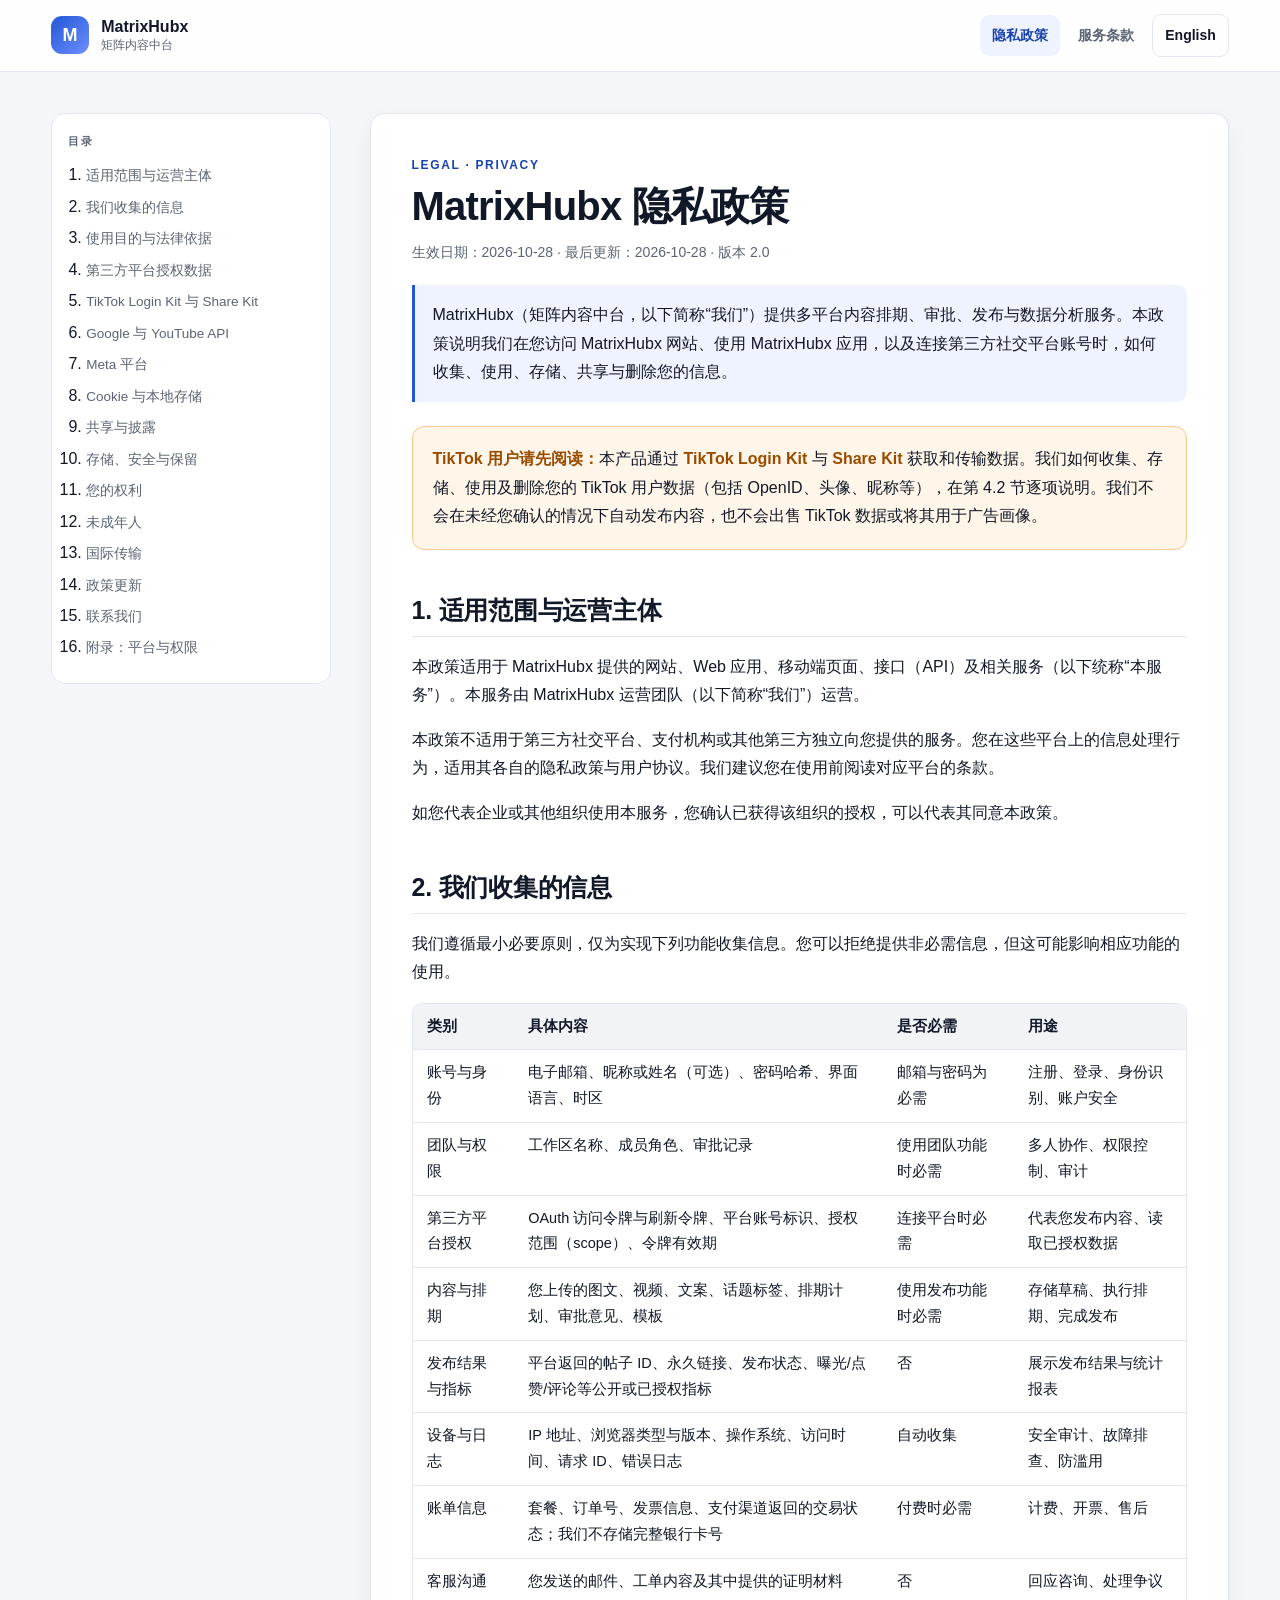
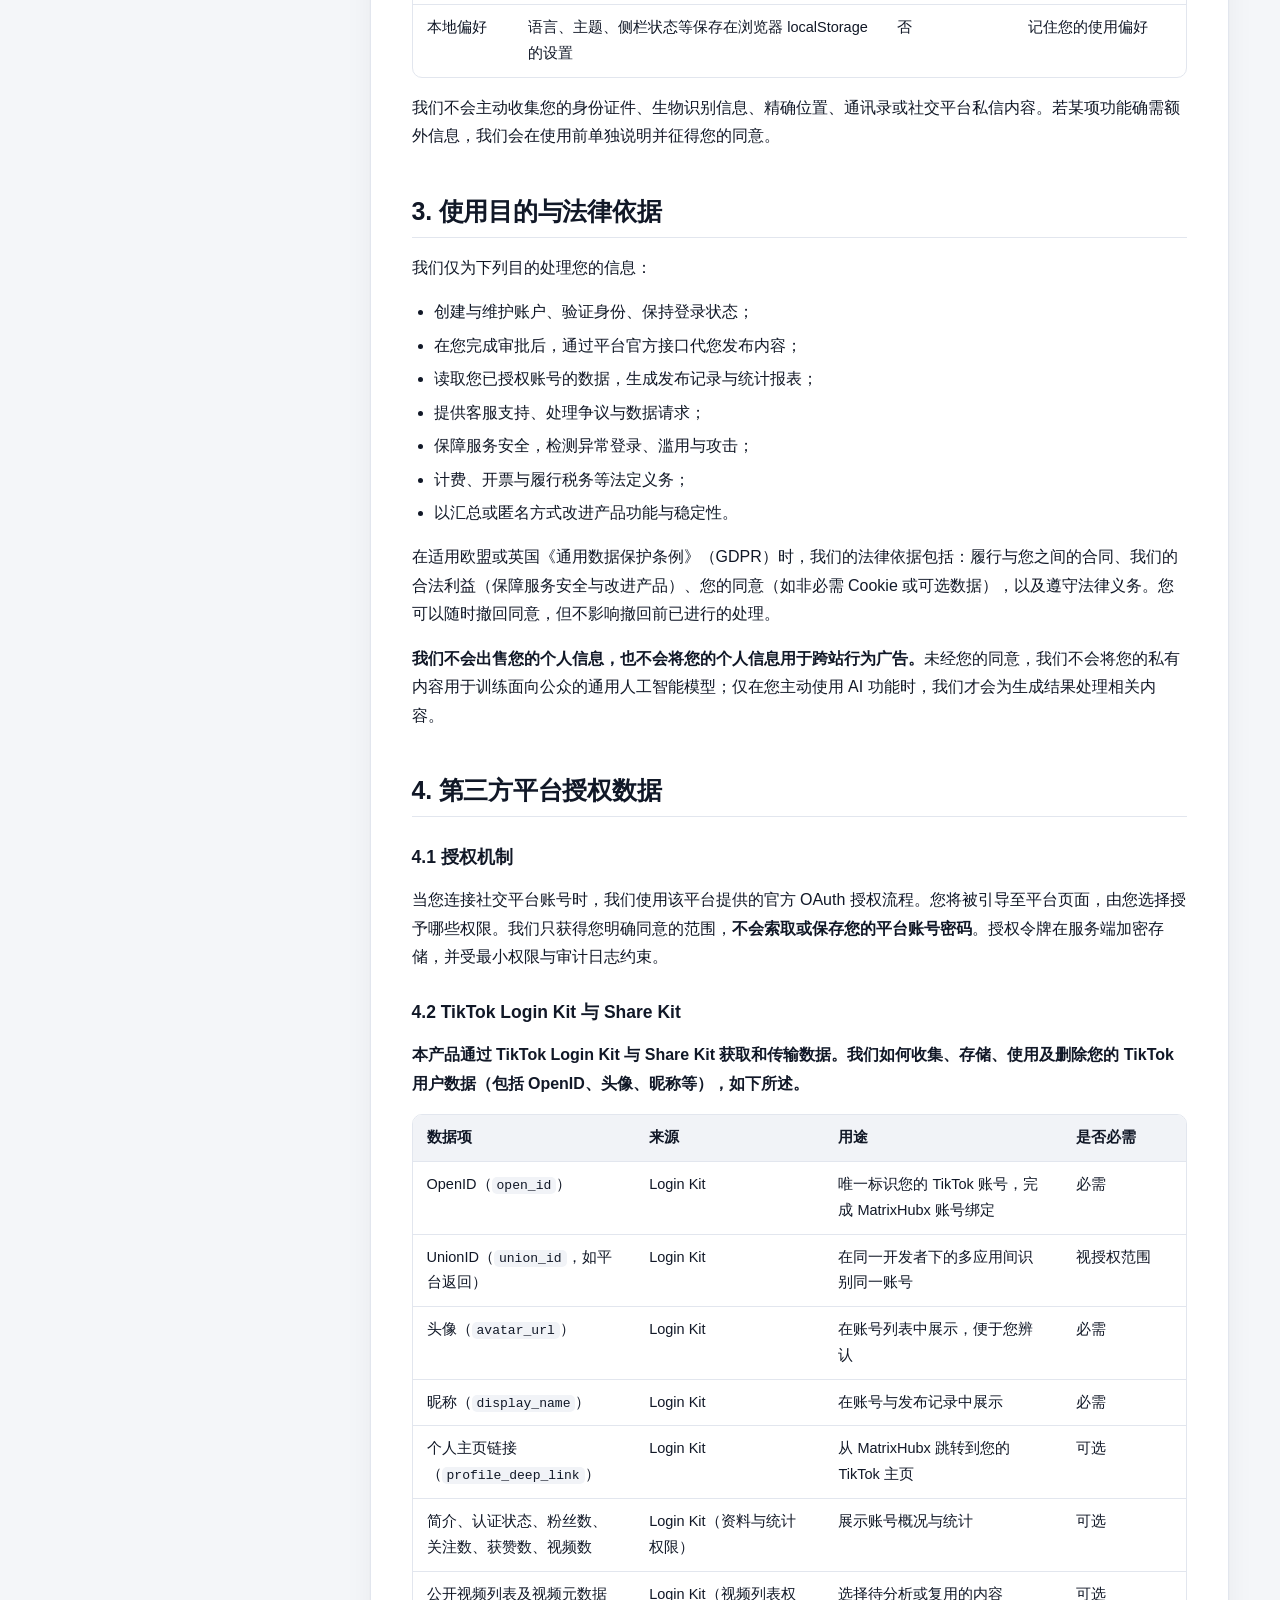
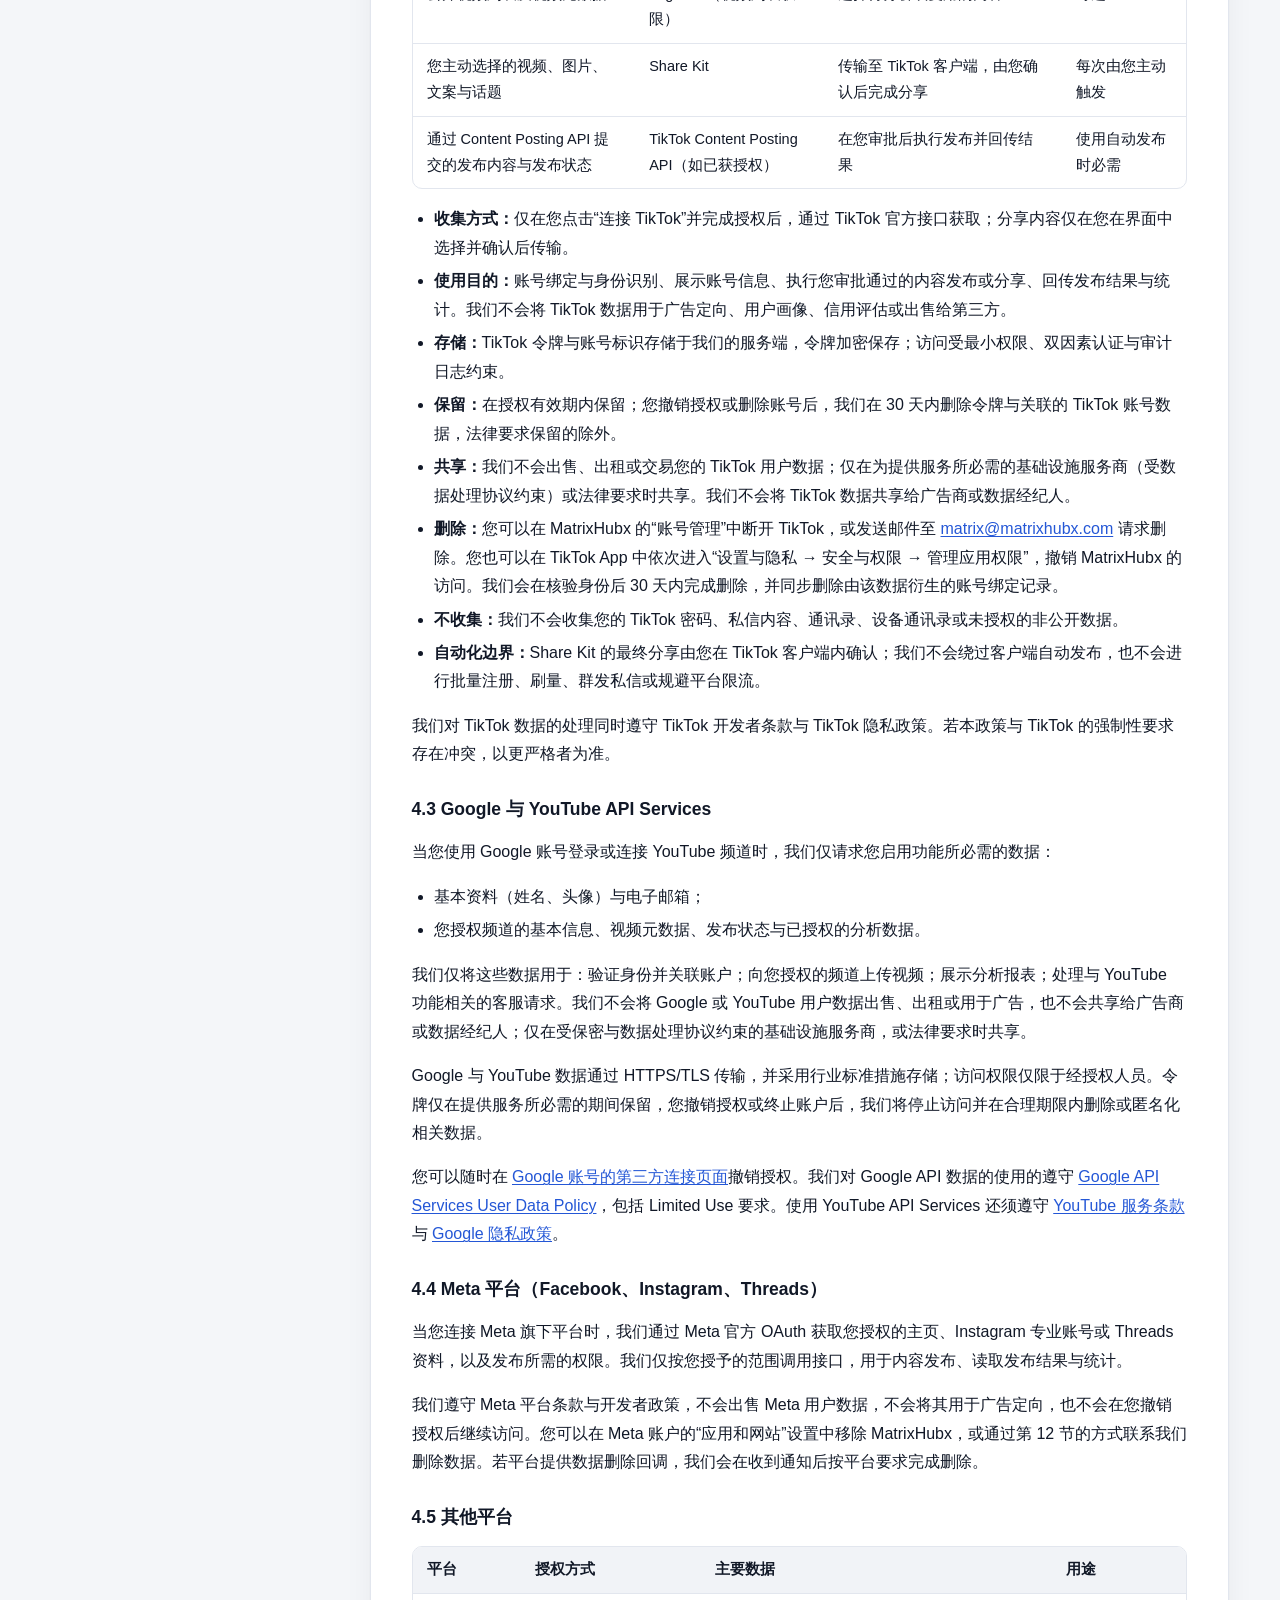
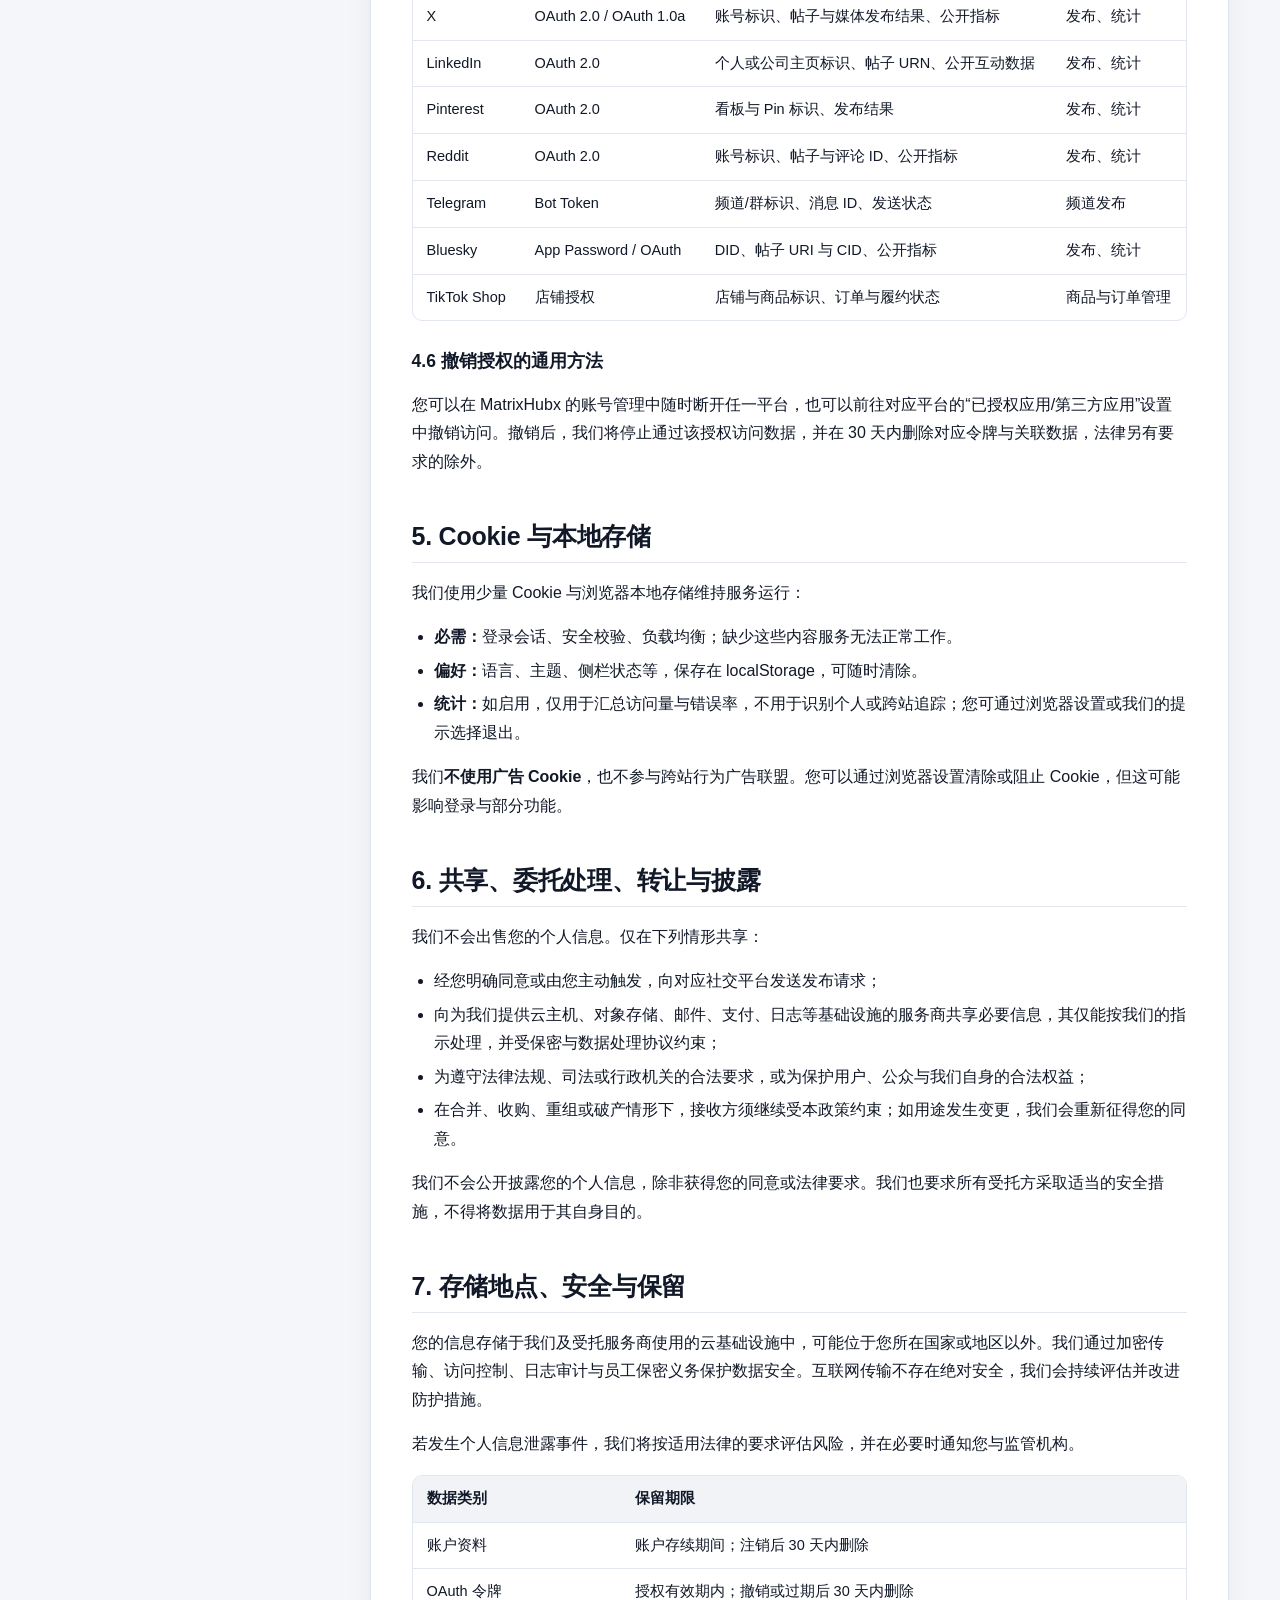
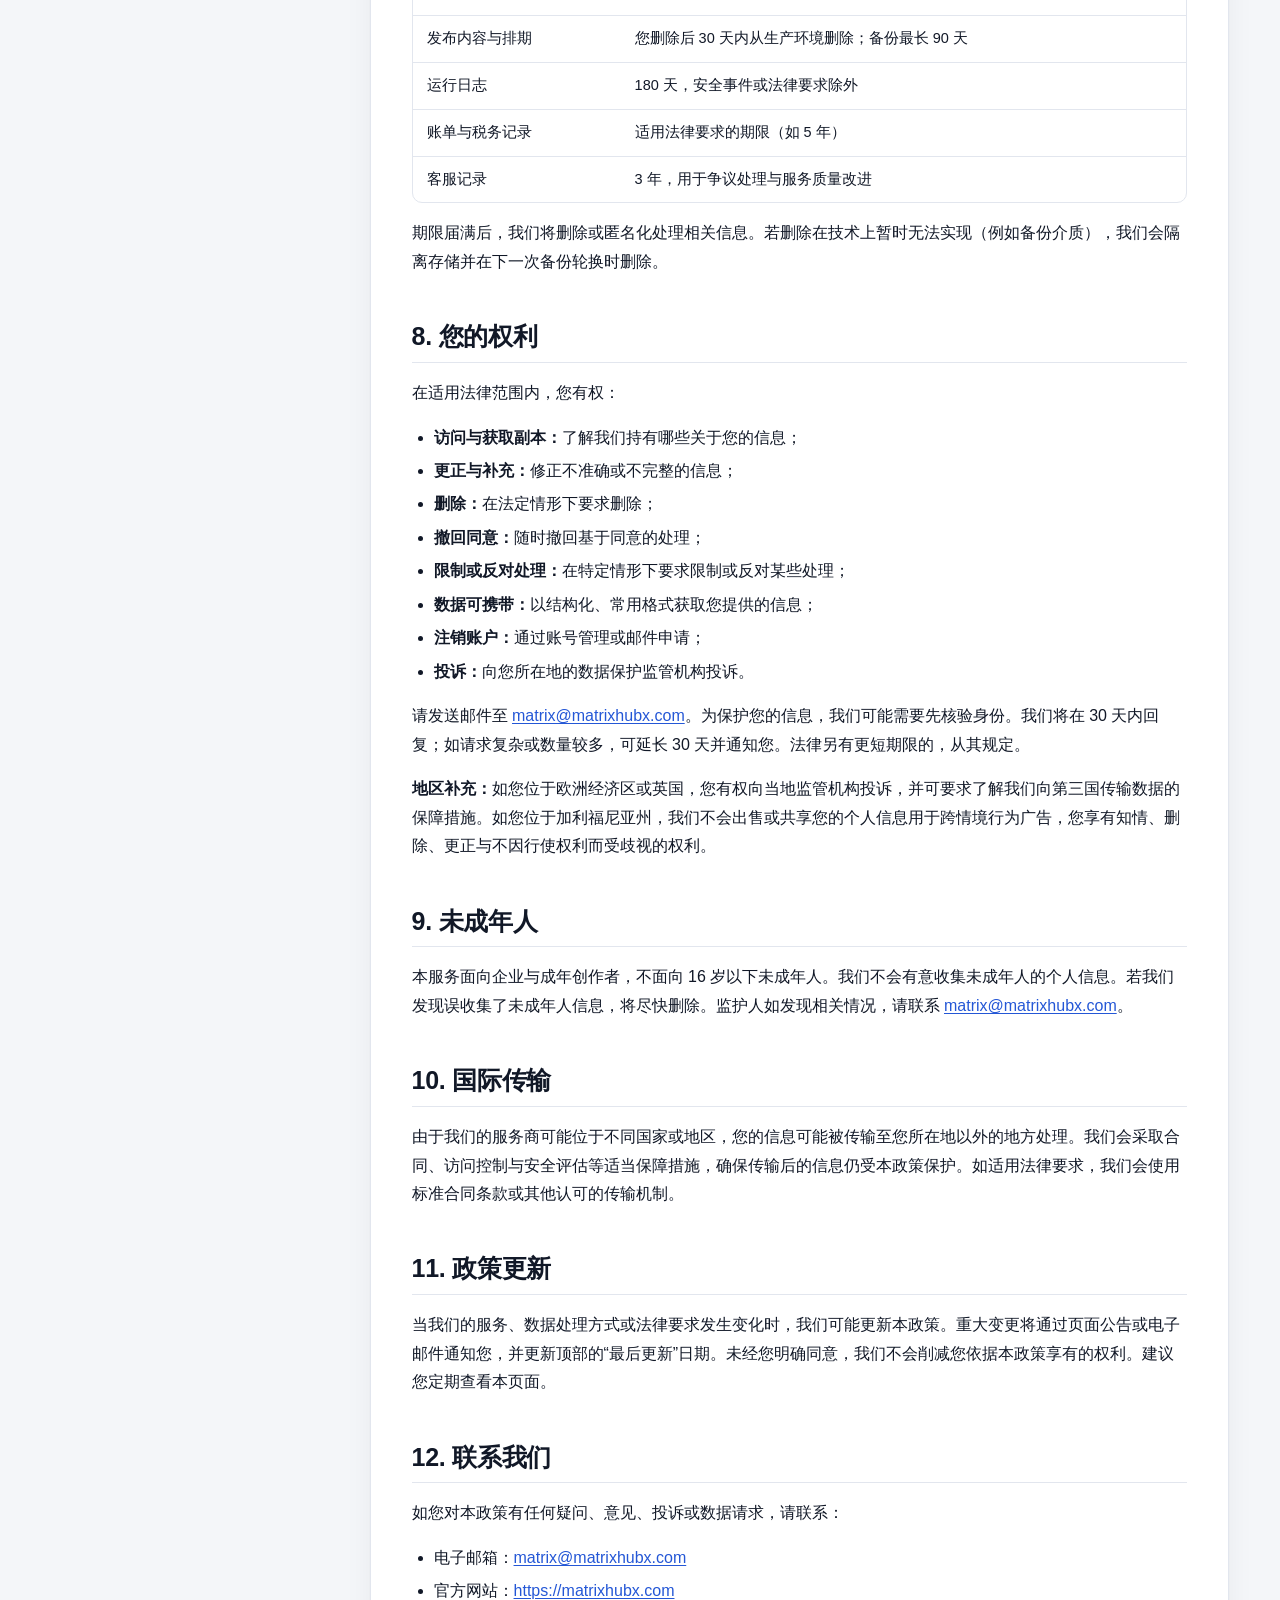
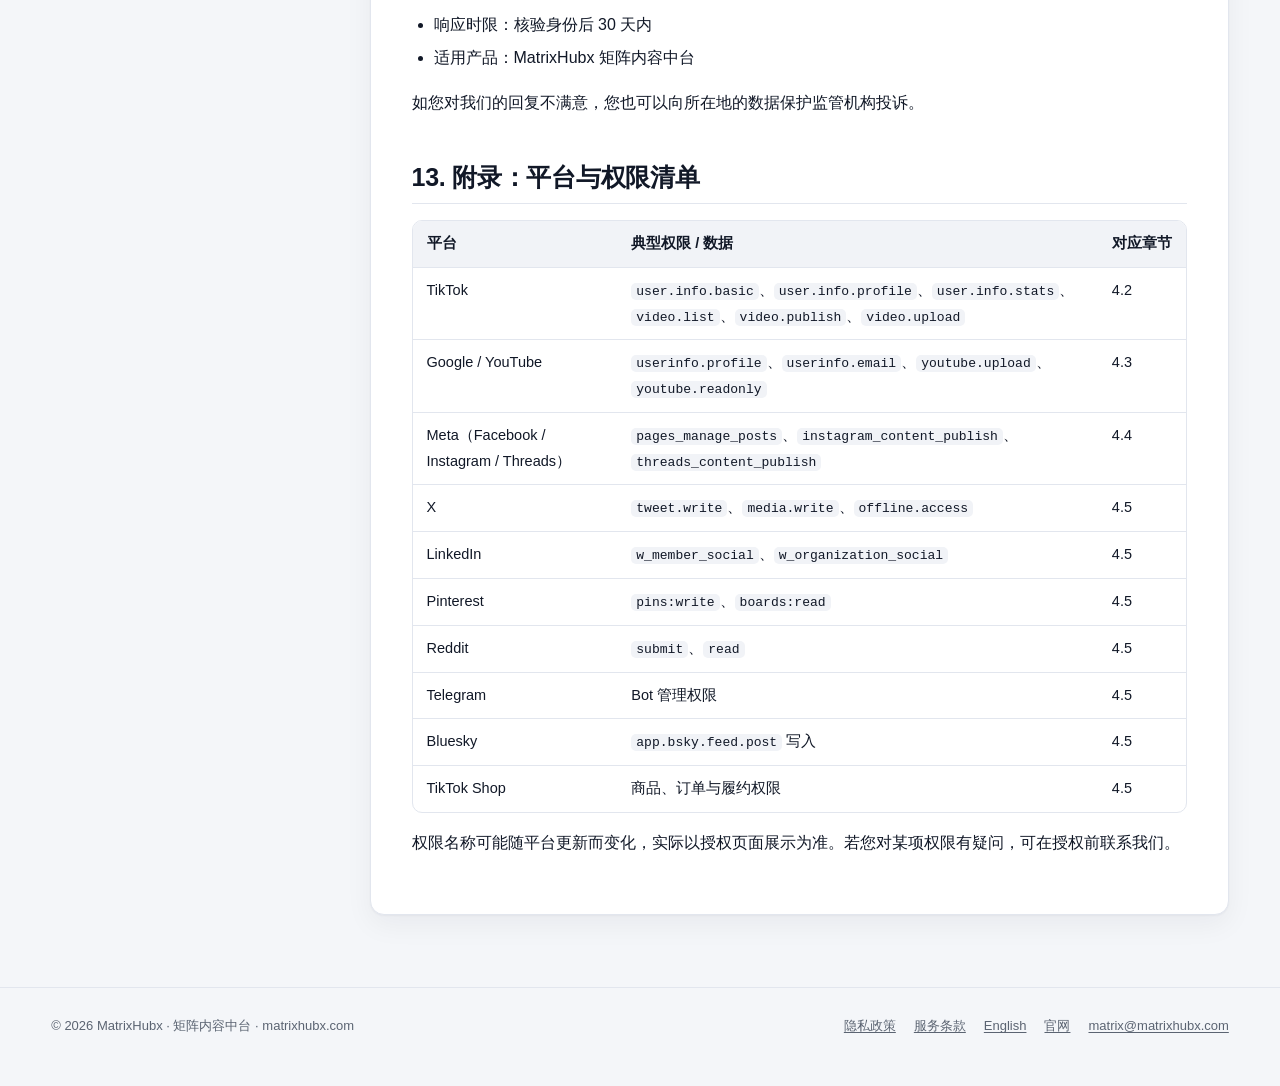
<file: index.html>
<!DOCTYPE html>
<html lang="zh-CN">
<head>
<meta charset="utf-8">
<meta name="viewport" content="width=device-width, initial-scale=1">
<title>MatrixHubx 隐私政策 / Privacy Policy</title>
<meta name="description" content="MatrixHubx 隐私政策：说明我们如何收集、使用、存储、共享与删除您的信息，以及通过 TikTok Login Kit、Share Kit、Google/YouTube API、Meta 平台获取的数据如何处理。">
<link rel="alternate" hreflang="zh-CN" href="https://matrixhubx.com/privacy/">
<link rel="alternate" hreflang="en" href="https://matrixhubx.com/privacy-en/">
<link rel="alternate" hreflang="x-default" href="https://matrixhubx.com/privacy-en/">
<link rel="canonical" href="https://matrixhubx.com/privacy/">
<link rel="stylesheet" href="assets/policy.css">
<script type="application/ld+json">
{"@context":"https://schema.org","@type":"Organization","name":"MatrixHubx","alternateName":"MatrixHubx 矩阵内容中台","url":"https://matrixhubx.com","email":"matrix@matrixhubx.com"}
</script>
</head>
<body>
<a class="skip" href="#main">跳到正文</a>

<header class="topbar">
  <div class="brand">
    <span class="logo" aria-hidden="true">M</span>
    <div>
      <strong>MatrixHubx</strong>
      <small>矩阵内容中台</small>
    </div>
  </div>
  <nav class="topnav" aria-label="文档导航">
    <a href="./" aria-current="page">隐私政策</a>
    <a href="terms.html">服务条款</a>
    <a class="lang" href="privacy-en.html" hreflang="en" lang="en">English</a>
  </nav>
</header>

<div class="shell">
  <aside class="toc" aria-label="目录">
    <p>目录</p>
    <ol>
      <li><a href="#s1">适用范围与运营主体</a></li>
      <li><a href="#s2">我们收集的信息</a></li>
      <li><a href="#s3">使用目的与法律依据</a></li>
      <li><a href="#s4">第三方平台授权数据</a></li>
      <li><a href="#s4-2">TikTok Login Kit 与 Share Kit</a></li>
      <li><a href="#s4-3">Google 与 YouTube API</a></li>
      <li><a href="#s4-4">Meta 平台</a></li>
      <li><a href="#s5">Cookie 与本地存储</a></li>
      <li><a href="#s6">共享与披露</a></li>
      <li><a href="#s7">存储、安全与保留</a></li>
      <li><a href="#s8">您的权利</a></li>
      <li><a href="#s9">未成年人</a></li>
      <li><a href="#s10">国际传输</a></li>
      <li><a href="#s11">政策更新</a></li>
      <li><a href="#s12">联系我们</a></li>
      <li><a href="#s13">附录：平台与权限</a></li>
    </ol>
  </aside>

  <main id="main" class="doc">
    <p class="eyebrow">Legal · Privacy</p>
    <h1>MatrixHubx 隐私政策</h1>
    <p class="meta">生效日期：2026-10-28 · 最后更新：2026-10-28 · 版本 2.0</p>

    <p class="lead">MatrixHubx（矩阵内容中台，以下简称“我们”）提供多平台内容排期、审批、发布与数据分析服务。本政策说明我们在您访问 MatrixHubx 网站、使用 MatrixHubx 应用，以及连接第三方社交平台账号时，如何收集、使用、存储、共享与删除您的信息。</p>

    <div class="callout">
      <p><strong>TikTok 用户请先阅读：</strong>本产品通过 <strong>TikTok Login Kit</strong> 与 <strong>Share Kit</strong> 获取和传输数据。我们如何收集、存储、使用及删除您的 TikTok 用户数据（包括 OpenID、头像、昵称等），在第 4.2 节逐项说明。我们不会在未经您确认的情况下自动发布内容，也不会出售 TikTok 数据或将其用于广告画像。</p>
    </div>

    <details class="toc-mobile">
      <summary>查看目录</summary>
      <ol>
        <li><a href="#s1">适用范围与运营主体</a></li>
        <li><a href="#s2">我们收集的信息</a></li>
        <li><a href="#s3">使用目的与法律依据</a></li>
        <li><a href="#s4">第三方平台授权数据</a></li>
        <li><a href="#s4-2">TikTok Login Kit 与 Share Kit</a></li>
        <li><a href="#s4-3">Google 与 YouTube API</a></li>
        <li><a href="#s4-4">Meta 平台</a></li>
        <li><a href="#s5">Cookie 与本地存储</a></li>
        <li><a href="#s6">共享与披露</a></li>
        <li><a href="#s7">存储、安全与保留</a></li>
        <li><a href="#s8">您的权利</a></li>
        <li><a href="#s9">未成年人</a></li>
        <li><a href="#s10">国际传输</a></li>
        <li><a href="#s11">政策更新</a></li>
        <li><a href="#s12">联系我们</a></li>
        <li><a href="#s13">附录：平台与权限</a></li>
      </ol>
    </details>

    <h2 id="s1">1. 适用范围与运营主体</h2>
    <p>本政策适用于 MatrixHubx 提供的网站、Web 应用、移动端页面、接口（API）及相关服务（以下统称“本服务”）。本服务由 MatrixHubx 运营团队（以下简称“我们”）运营。</p>
    <p>本政策不适用于第三方社交平台、支付机构或其他第三方独立向您提供的服务。您在这些平台上的信息处理行为，适用其各自的隐私政策与用户协议。我们建议您在使用前阅读对应平台的条款。</p>
    <p>如您代表企业或其他组织使用本服务，您确认已获得该组织的授权，可以代表其同意本政策。</p>

    <h2 id="s2">2. 我们收集的信息</h2>
    <p>我们遵循最小必要原则，仅为实现下列功能收集信息。您可以拒绝提供非必需信息，但这可能影响相应功能的使用。</p>
    <div class="table-wrap">
      <table>
        <thead>
          <tr><th>类别</th><th>具体内容</th><th>是否必需</th><th>用途</th></tr>
        </thead>
        <tbody>
          <tr>
            <td>账号与身份</td>
            <td>电子邮箱、昵称或姓名（可选）、密码哈希、界面语言、时区</td>
            <td>邮箱与密码为必需</td>
            <td>注册、登录、身份识别、账户安全</td>
          </tr>
          <tr>
            <td>团队与权限</td>
            <td>工作区名称、成员角色、审批记录</td>
            <td>使用团队功能时必需</td>
            <td>多人协作、权限控制、审计</td>
          </tr>
          <tr>
            <td>第三方平台授权</td>
            <td>OAuth 访问令牌与刷新令牌、平台账号标识、授权范围（scope）、令牌有效期</td>
            <td>连接平台时必需</td>
            <td>代表您发布内容、读取已授权数据</td>
          </tr>
          <tr>
            <td>内容与排期</td>
            <td>您上传的图文、视频、文案、话题标签、排期计划、审批意见、模板</td>
            <td>使用发布功能时必需</td>
            <td>存储草稿、执行排期、完成发布</td>
          </tr>
          <tr>
            <td>发布结果与指标</td>
            <td>平台返回的帖子 ID、永久链接、发布状态、曝光/点赞/评论等公开或已授权指标</td>
            <td>否</td>
            <td>展示发布结果与统计报表</td>
          </tr>
          <tr>
            <td>设备与日志</td>
            <td>IP 地址、浏览器类型与版本、操作系统、访问时间、请求 ID、错误日志</td>
            <td>自动收集</td>
            <td>安全审计、故障排查、防滥用</td>
          </tr>
          <tr>
            <td>账单信息</td>
            <td>套餐、订单号、发票信息、支付渠道返回的交易状态；我们不存储完整银行卡号</td>
            <td>付费时必需</td>
            <td>计费、开票、售后</td>
          </tr>
          <tr>
            <td>客服沟通</td>
            <td>您发送的邮件、工单内容及其中提供的证明材料</td>
            <td>否</td>
            <td>回应咨询、处理争议</td>
          </tr>
          <tr>
            <td>本地偏好</td>
            <td>语言、主题、侧栏状态等保存在浏览器 localStorage 的设置</td>
            <td>否</td>
            <td>记住您的使用偏好</td>
          </tr>
        </tbody>
      </table>
    </div>
    <p>我们不会主动收集您的身份证件、生物识别信息、精确位置、通讯录或社交平台私信内容。若某项功能确需额外信息，我们会在使用前单独说明并征得您的同意。</p>

    <h2 id="s3">3. 使用目的与法律依据</h2>
    <p>我们仅为下列目的处理您的信息：</p>
    <ul>
      <li>创建与维护账户、验证身份、保持登录状态；</li>
      <li>在您完成审批后，通过平台官方接口代您发布内容；</li>
      <li>读取您已授权账号的数据，生成发布记录与统计报表；</li>
      <li>提供客服支持、处理争议与数据请求；</li>
      <li>保障服务安全，检测异常登录、滥用与攻击；</li>
      <li>计费、开票与履行税务等法定义务；</li>
      <li>以汇总或匿名方式改进产品功能与稳定性。</li>
    </ul>
    <p>在适用欧盟或英国《通用数据保护条例》（GDPR）时，我们的法律依据包括：履行与您之间的合同、我们的合法利益（保障服务安全与改进产品）、您的同意（如非必需 Cookie 或可选数据），以及遵守法律义务。您可以随时撤回同意，但不影响撤回前已进行的处理。</p>
    <p><strong>我们不会出售您的个人信息，也不会将您的个人信息用于跨站行为广告。</strong>未经您的同意，我们不会将您的私有内容用于训练面向公众的通用人工智能模型；仅在您主动使用 AI 功能时，我们才会为生成结果处理相关内容。</p>

    <h2 id="s4">4. 第三方平台授权数据</h2>

    <h3 id="s4-1">4.1 授权机制</h3>
    <p>当您连接社交平台账号时，我们使用该平台提供的官方 OAuth 授权流程。您将被引导至平台页面，由您选择授予哪些权限。我们只获得您明确同意的范围，<strong>不会索取或保存您的平台账号密码</strong>。授权令牌在服务端加密存储，并受最小权限与审计日志约束。</p>

    <h3 id="s4-2">4.2 TikTok Login Kit 与 Share Kit</h3>
    <p><strong>本产品通过 TikTok Login Kit 与 Share Kit 获取和传输数据。我们如何收集、存储、使用及删除您的 TikTok 用户数据（包括 OpenID、头像、昵称等），如下所述。</strong></p>
    <div class="table-wrap">
      <table>
        <thead>
          <tr><th>数据项</th><th>来源</th><th>用途</th><th>是否必需</th></tr>
        </thead>
        <tbody>
          <tr><td>OpenID（<code>open_id</code>）</td><td>Login Kit</td><td>唯一标识您的 TikTok 账号，完成 MatrixHubx 账号绑定</td><td>必需</td></tr>
          <tr><td>UnionID（<code>union_id</code>，如平台返回）</td><td>Login Kit</td><td>在同一开发者下的多应用间识别同一账号</td><td>视授权范围</td></tr>
          <tr><td>头像（<code>avatar_url</code>）</td><td>Login Kit</td><td>在账号列表中展示，便于您辨认</td><td>必需</td></tr>
          <tr><td>昵称（<code>display_name</code>）</td><td>Login Kit</td><td>在账号与发布记录中展示</td><td>必需</td></tr>
          <tr><td>个人主页链接（<code>profile_deep_link</code>）</td><td>Login Kit</td><td>从 MatrixHubx 跳转到您的 TikTok 主页</td><td>可选</td></tr>
          <tr><td>简介、认证状态、粉丝数、关注数、获赞数、视频数</td><td>Login Kit（资料与统计权限）</td><td>展示账号概况与统计</td><td>可选</td></tr>
          <tr><td>公开视频列表及视频元数据</td><td>Login Kit（视频列表权限）</td><td>选择待分析或复用的内容</td><td>可选</td></tr>
          <tr><td>您主动选择的视频、图片、文案与话题</td><td>Share Kit</td><td>传输至 TikTok 客户端，由您确认后完成分享</td><td>每次由您主动触发</td></tr>
          <tr><td>通过 Content Posting API 提交的发布内容与发布状态</td><td>TikTok Content Posting API（如已获授权）</td><td>在您审批后执行发布并回传结果</td><td>使用自动发布时必需</td></tr>
        </tbody>
      </table>
    </div>
    <ul>
      <li><strong>收集方式：</strong>仅在您点击“连接 TikTok”并完成授权后，通过 TikTok 官方接口获取；分享内容仅在您在界面中选择并确认后传输。</li>
      <li><strong>使用目的：</strong>账号绑定与身份识别、展示账号信息、执行您审批通过的内容发布或分享、回传发布结果与统计。我们不会将 TikTok 数据用于广告定向、用户画像、信用评估或出售给第三方。</li>
      <li><strong>存储：</strong>TikTok 令牌与账号标识存储于我们的服务端，令牌加密保存；访问受最小权限、双因素认证与审计日志约束。</li>
      <li><strong>保留：</strong>在授权有效期内保留；您撤销授权或删除账号后，我们在 30 天内删除令牌与关联的 TikTok 账号数据，法律要求保留的除外。</li>
      <li><strong>共享：</strong>我们不会出售、出租或交易您的 TikTok 用户数据；仅在为提供服务所必需的基础设施服务商（受数据处理协议约束）或法律要求时共享。我们不会将 TikTok 数据共享给广告商或数据经纪人。</li>
      <li><strong>删除：</strong>您可以在 MatrixHubx 的“账号管理”中断开 TikTok，或发送邮件至 <a href="mailto:matrix@matrixhubx.com">matrix@matrixhubx.com</a> 请求删除。您也可以在 TikTok App 中依次进入“设置与隐私 → 安全与权限 → 管理应用权限”，撤销 MatrixHubx 的访问。我们会在核验身份后 30 天内完成删除，并同步删除由该数据衍生的账号绑定记录。</li>
      <li><strong>不收集：</strong>我们不会收集您的 TikTok 密码、私信内容、通讯录、设备通讯录或未授权的非公开数据。</li>
      <li><strong>自动化边界：</strong>Share Kit 的最终分享由您在 TikTok 客户端内确认；我们不会绕过客户端自动发布，也不会进行批量注册、刷量、群发私信或规避平台限流。</li>
    </ul>
    <p>我们对 TikTok 数据的处理同时遵守 TikTok 开发者条款与 TikTok 隐私政策。若本政策与 TikTok 的强制性要求存在冲突，以更严格者为准。</p>

    <h3 id="s4-3">4.3 Google 与 YouTube API Services</h3>
    <p>当您使用 Google 账号登录或连接 YouTube 频道时，我们仅请求您启用功能所必需的数据：</p>
    <ul>
      <li>基本资料（姓名、头像）与电子邮箱；</li>
      <li>您授权频道的基本信息、视频元数据、发布状态与已授权的分析数据。</li>
    </ul>
    <p>我们仅将这些数据用于：验证身份并关联账户；向您授权的频道上传视频；展示分析报表；处理与 YouTube 功能相关的客服请求。我们不会将 Google 或 YouTube 用户数据出售、出租或用于广告，也不会共享给广告商或数据经纪人；仅在受保密与数据处理协议约束的基础设施服务商，或法律要求时共享。</p>
    <p>Google 与 YouTube 数据通过 HTTPS/TLS 传输，并采用行业标准措施存储；访问权限仅限于经授权人员。令牌仅在提供服务所必需的期间保留，您撤销授权或终止账户后，我们将停止访问并在合理期限内删除或匿名化相关数据。</p>
    <p>您可以随时在 <a href="https://myaccount.google.com/connections" rel="noopener" target="_blank">Google 账号的第三方连接页面</a>撤销授权。我们对 Google API 数据的使用的遵守 <a href="https://developers.google.com/terms/api-services-user-data-policy" rel="noopener" target="_blank">Google API Services User Data Policy</a>，包括 Limited Use 要求。使用 YouTube API Services 还须遵守 <a href="https://www.youtube.com/t/terms" rel="noopener" target="_blank">YouTube 服务条款</a> 与 <a href="https://policies.google.com/privacy" rel="noopener" target="_blank">Google 隐私政策</a>。</p>

    <h3 id="s4-4">4.4 Meta 平台（Facebook、Instagram、Threads）</h3>
    <p>当您连接 Meta 旗下平台时，我们通过 Meta 官方 OAuth 获取您授权的主页、Instagram 专业账号或 Threads 资料，以及发布所需的权限。我们仅按您授予的范围调用接口，用于内容发布、读取发布结果与统计。</p>
    <p>我们遵守 Meta 平台条款与开发者政策，不会出售 Meta 用户数据，不会将其用于广告定向，也不会在您撤销授权后继续访问。您可以在 Meta 账户的“应用和网站”设置中移除 MatrixHubx，或通过第 12 节的方式联系我们删除数据。若平台提供数据删除回调，我们会在收到通知后按平台要求完成删除。</p>

    <h3 id="s4-5">4.5 其他平台</h3>
    <div class="table-wrap">
      <table>
        <thead>
          <tr><th>平台</th><th>授权方式</th><th>主要数据</th><th>用途</th></tr>
        </thead>
        <tbody>
          <tr><td>X</td><td>OAuth 2.0 / OAuth 1.0a</td><td>账号标识、帖子与媒体发布结果、公开指标</td><td>发布、统计</td></tr>
          <tr><td>LinkedIn</td><td>OAuth 2.0</td><td>个人或公司主页标识、帖子 URN、公开互动数据</td><td>发布、统计</td></tr>
          <tr><td>Pinterest</td><td>OAuth 2.0</td><td>看板与 Pin 标识、发布结果</td><td>发布、统计</td></tr>
          <tr><td>Reddit</td><td>OAuth 2.0</td><td>账号标识、帖子与评论 ID、公开指标</td><td>发布、统计</td></tr>
          <tr><td>Telegram</td><td>Bot Token</td><td>频道/群标识、消息 ID、发送状态</td><td>频道发布</td></tr>
          <tr><td>Bluesky</td><td>App Password / OAuth</td><td>DID、帖子 URI 与 CID、公开指标</td><td>发布、统计</td></tr>
          <tr><td>TikTok Shop</td><td>店铺授权</td><td>店铺与商品标识、订单与履约状态</td><td>商品与订单管理</td></tr>
        </tbody>
      </table>
    </div>

    <h3 id="s4-6">4.6 撤销授权的通用方法</h3>
    <p>您可以在 MatrixHubx 的账号管理中随时断开任一平台，也可以前往对应平台的“已授权应用/第三方应用”设置中撤销访问。撤销后，我们将停止通过该授权访问数据，并在 30 天内删除对应令牌与关联数据，法律另有要求的除外。</p>

    <h2 id="s5">5. Cookie 与本地存储</h2>
    <p>我们使用少量 Cookie 与浏览器本地存储维持服务运行：</p>
    <ul>
      <li><strong>必需：</strong>登录会话、安全校验、负载均衡；缺少这些内容服务无法正常工作。</li>
      <li><strong>偏好：</strong>语言、主题、侧栏状态等，保存在 localStorage，可随时清除。</li>
      <li><strong>统计：</strong>如启用，仅用于汇总访问量与错误率，不用于识别个人或跨站追踪；您可通过浏览器设置或我们的提示选择退出。</li>
    </ul>
    <p>我们<strong>不使用广告 Cookie</strong>，也不参与跨站行为广告联盟。您可以通过浏览器设置清除或阻止 Cookie，但这可能影响登录与部分功能。</p>

    <h2 id="s6">6. 共享、委托处理、转让与披露</h2>
    <p>我们不会出售您的个人信息。仅在下列情形共享：</p>
    <ul>
      <li>经您明确同意或由您主动触发，向对应社交平台发送发布请求；</li>
      <li>向为我们提供云主机、对象存储、邮件、支付、日志等基础设施的服务商共享必要信息，其仅能按我们的指示处理，并受保密与数据处理协议约束；</li>
      <li>为遵守法律法规、司法或行政机关的合法要求，或为保护用户、公众与我们自身的合法权益；</li>
      <li>在合并、收购、重组或破产情形下，接收方须继续受本政策约束；如用途发生变更，我们会重新征得您的同意。</li>
    </ul>
    <p>我们不会公开披露您的个人信息，除非获得您的同意或法律要求。我们也要求所有受托方采取适当的安全措施，不得将数据用于其自身目的。</p>

    <h2 id="s7">7. 存储地点、安全与保留</h2>
    <p>您的信息存储于我们及受托服务商使用的云基础设施中，可能位于您所在国家或地区以外。我们通过加密传输、访问控制、日志审计与员工保密义务保护数据安全。互联网传输不存在绝对安全，我们会持续评估并改进防护措施。</p>
    <p>若发生个人信息泄露事件，我们将按适用法律的要求评估风险，并在必要时通知您与监管机构。</p>
    <div class="table-wrap">
      <table>
        <thead>
          <tr><th>数据类别</th><th>保留期限</th></tr>
        </thead>
        <tbody>
          <tr><td>账户资料</td><td>账户存续期间；注销后 30 天内删除</td></tr>
          <tr><td>OAuth 令牌</td><td>授权有效期内；撤销或过期后 30 天内删除</td></tr>
          <tr><td>发布内容与排期</td><td>您删除后 30 天内从生产环境删除；备份最长 90 天</td></tr>
          <tr><td>运行日志</td><td>180 天，安全事件或法律要求除外</td></tr>
          <tr><td>账单与税务记录</td><td>适用法律要求的期限（如 5 年）</td></tr>
          <tr><td>客服记录</td><td>3 年，用于争议处理与服务质量改进</td></tr>
        </tbody>
      </table>
    </div>
    <p>期限届满后，我们将删除或匿名化处理相关信息。若删除在技术上暂时无法实现（例如备份介质），我们会隔离存储并在下一次备份轮换时删除。</p>

    <h2 id="s8">8. 您的权利</h2>
    <p>在适用法律范围内，您有权：</p>
    <ul>
      <li><strong>访问与获取副本：</strong>了解我们持有哪些关于您的信息；</li>
      <li><strong>更正与补充：</strong>修正不准确或不完整的信息；</li>
      <li><strong>删除：</strong>在法定情形下要求删除；</li>
      <li><strong>撤回同意：</strong>随时撤回基于同意的处理；</li>
      <li><strong>限制或反对处理：</strong>在特定情形下要求限制或反对某些处理；</li>
      <li><strong>数据可携带：</strong>以结构化、常用格式获取您提供的信息；</li>
      <li><strong>注销账户：</strong>通过账号管理或邮件申请；</li>
      <li><strong>投诉：</strong>向您所在地的数据保护监管机构投诉。</li>
    </ul>
    <p>请发送邮件至 <a href="mailto:matrix@matrixhubx.com">matrix@matrixhubx.com</a>。为保护您的信息，我们可能需要先核验身份。我们将在 30 天内回复；如请求复杂或数量较多，可延长 30 天并通知您。法律另有更短期限的，从其规定。</p>
    <p><strong>地区补充：</strong>如您位于欧洲经济区或英国，您有权向当地监管机构投诉，并可要求了解我们向第三国传输数据的保障措施。如您位于加利福尼亚州，我们不会出售或共享您的个人信息用于跨情境行为广告，您享有知情、删除、更正与不因行使权利而受歧视的权利。</p>

    <h2 id="s9">9. 未成年人</h2>
    <p>本服务面向企业与成年创作者，不面向 16 岁以下未成年人。我们不会有意收集未成年人的个人信息。若我们发现误收集了未成年人信息，将尽快删除。监护人如发现相关情况，请联系 <a href="mailto:matrix@matrixhubx.com">matrix@matrixhubx.com</a>。</p>

    <h2 id="s10">10. 国际传输</h2>
    <p>由于我们的服务商可能位于不同国家或地区，您的信息可能被传输至您所在地以外的地方处理。我们会采取合同、访问控制与安全评估等适当保障措施，确保传输后的信息仍受本政策保护。如适用法律要求，我们会使用标准合同条款或其他认可的传输机制。</p>

    <h2 id="s11">11. 政策更新</h2>
    <p>当我们的服务、数据处理方式或法律要求发生变化时，我们可能更新本政策。重大变更将通过页面公告或电子邮件通知您，并更新顶部的“最后更新”日期。未经您明确同意，我们不会削减您依据本政策享有的权利。建议您定期查看本页面。</p>

    <h2 id="s12">12. 联系我们</h2>
    <p>如您对本政策有任何疑问、意见、投诉或数据请求，请联系：</p>
    <ul>
      <li>电子邮箱：<a href="mailto:matrix@matrixhubx.com">matrix@matrixhubx.com</a></li>
      <li>官方网站：<a href="https://matrixhubx.com" rel="noopener">https://matrixhubx.com</a></li>
      <li>响应时限：核验身份后 30 天内</li>
      <li>适用产品：MatrixHubx 矩阵内容中台</li>
    </ul>
    <p>如您对我们的回复不满意，您也可以向所在地的数据保护监管机构投诉。</p>

    <h2 id="s13">13. 附录：平台与权限清单</h2>
    <div class="table-wrap">
      <table>
        <thead>
          <tr><th>平台</th><th>典型权限 / 数据</th><th>对应章节</th></tr>
        </thead>
        <tbody>
          <tr><td>TikTok</td><td><code>user.info.basic</code>、<code>user.info.profile</code>、<code>user.info.stats</code>、<code>video.list</code>、<code>video.publish</code>、<code>video.upload</code></td><td>4.2</td></tr>
          <tr><td>Google / YouTube</td><td><code>userinfo.profile</code>、<code>userinfo.email</code>、<code>youtube.upload</code>、<code>youtube.readonly</code></td><td>4.3</td></tr>
          <tr><td>Meta（Facebook / Instagram / Threads）</td><td><code>pages_manage_posts</code>、<code>instagram_content_publish</code>、<code>threads_content_publish</code></td><td>4.4</td></tr>
          <tr><td>X</td><td><code>tweet.write</code>、<code>media.write</code>、<code>offline.access</code></td><td>4.5</td></tr>
          <tr><td>LinkedIn</td><td><code>w_member_social</code>、<code>w_organization_social</code></td><td>4.5</td></tr>
          <tr><td>Pinterest</td><td><code>pins:write</code>、<code>boards:read</code></td><td>4.5</td></tr>
          <tr><td>Reddit</td><td><code>submit</code>、<code>read</code></td><td>4.5</td></tr>
          <tr><td>Telegram</td><td>Bot 管理权限</td><td>4.5</td></tr>
          <tr><td>Bluesky</td><td><code>app.bsky.feed.post</code> 写入</td><td>4.5</td></tr>
          <tr><td>TikTok Shop</td><td>商品、订单与履约权限</td><td>4.5</td></tr>
        </tbody>
      </table>
    </div>
    <p>权限名称可能随平台更新而变化，实际以授权页面展示为准。若您对某项权限有疑问，可在授权前联系我们。</p>
  </main>
</div>

<footer>
  <span>© 2026 MatrixHubx · 矩阵内容中台 · matrixhubx.com</span>
  <nav aria-label="页脚导航">
    <a href="./">隐私政策</a>
    <a href="terms.html">服务条款</a>
    <a href="privacy-en.html" hreflang="en" lang="en">English</a>
    <a href="https://matrixhubx.com" rel="noopener">官网</a>
    <a href="mailto:matrix@matrixhubx.com">matrix@matrixhubx.com</a>
  </nav>
</footer>
<script src="assets/policy.js"></script>
</body>
</html>
</file>
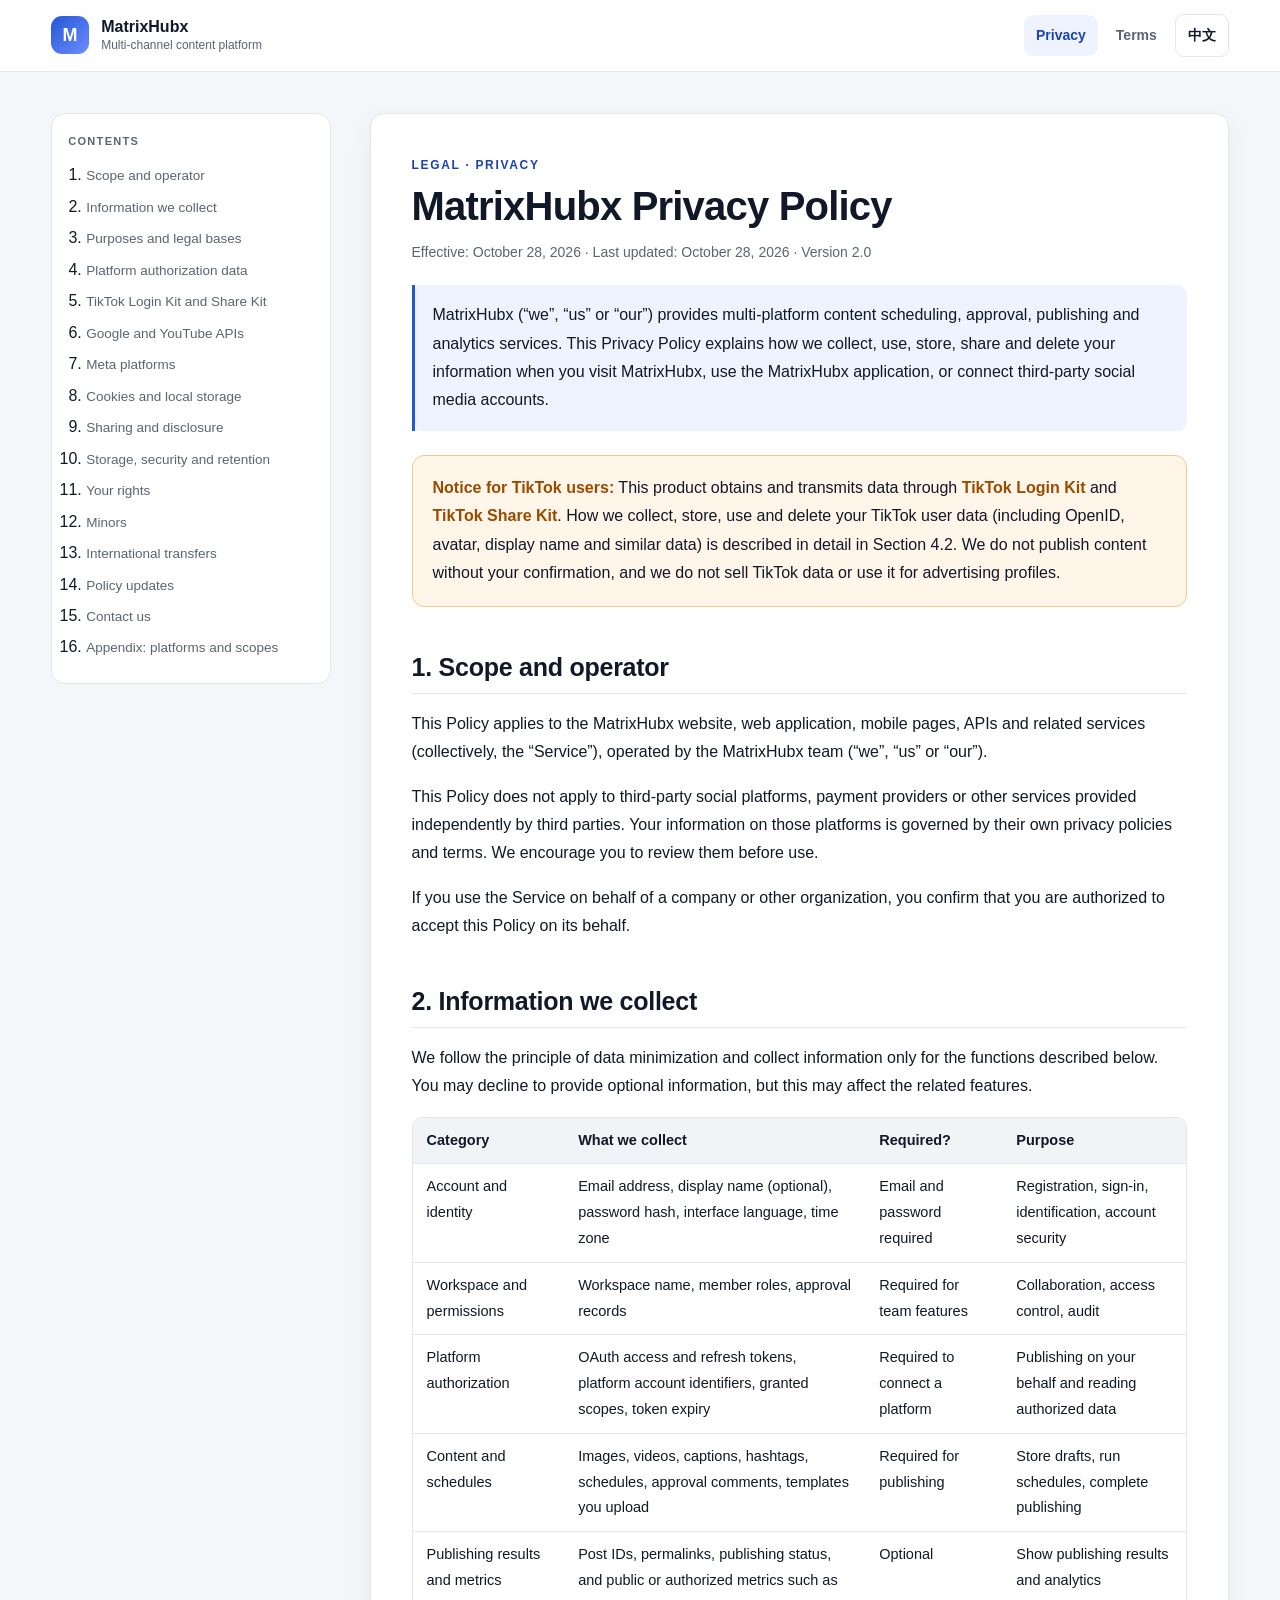
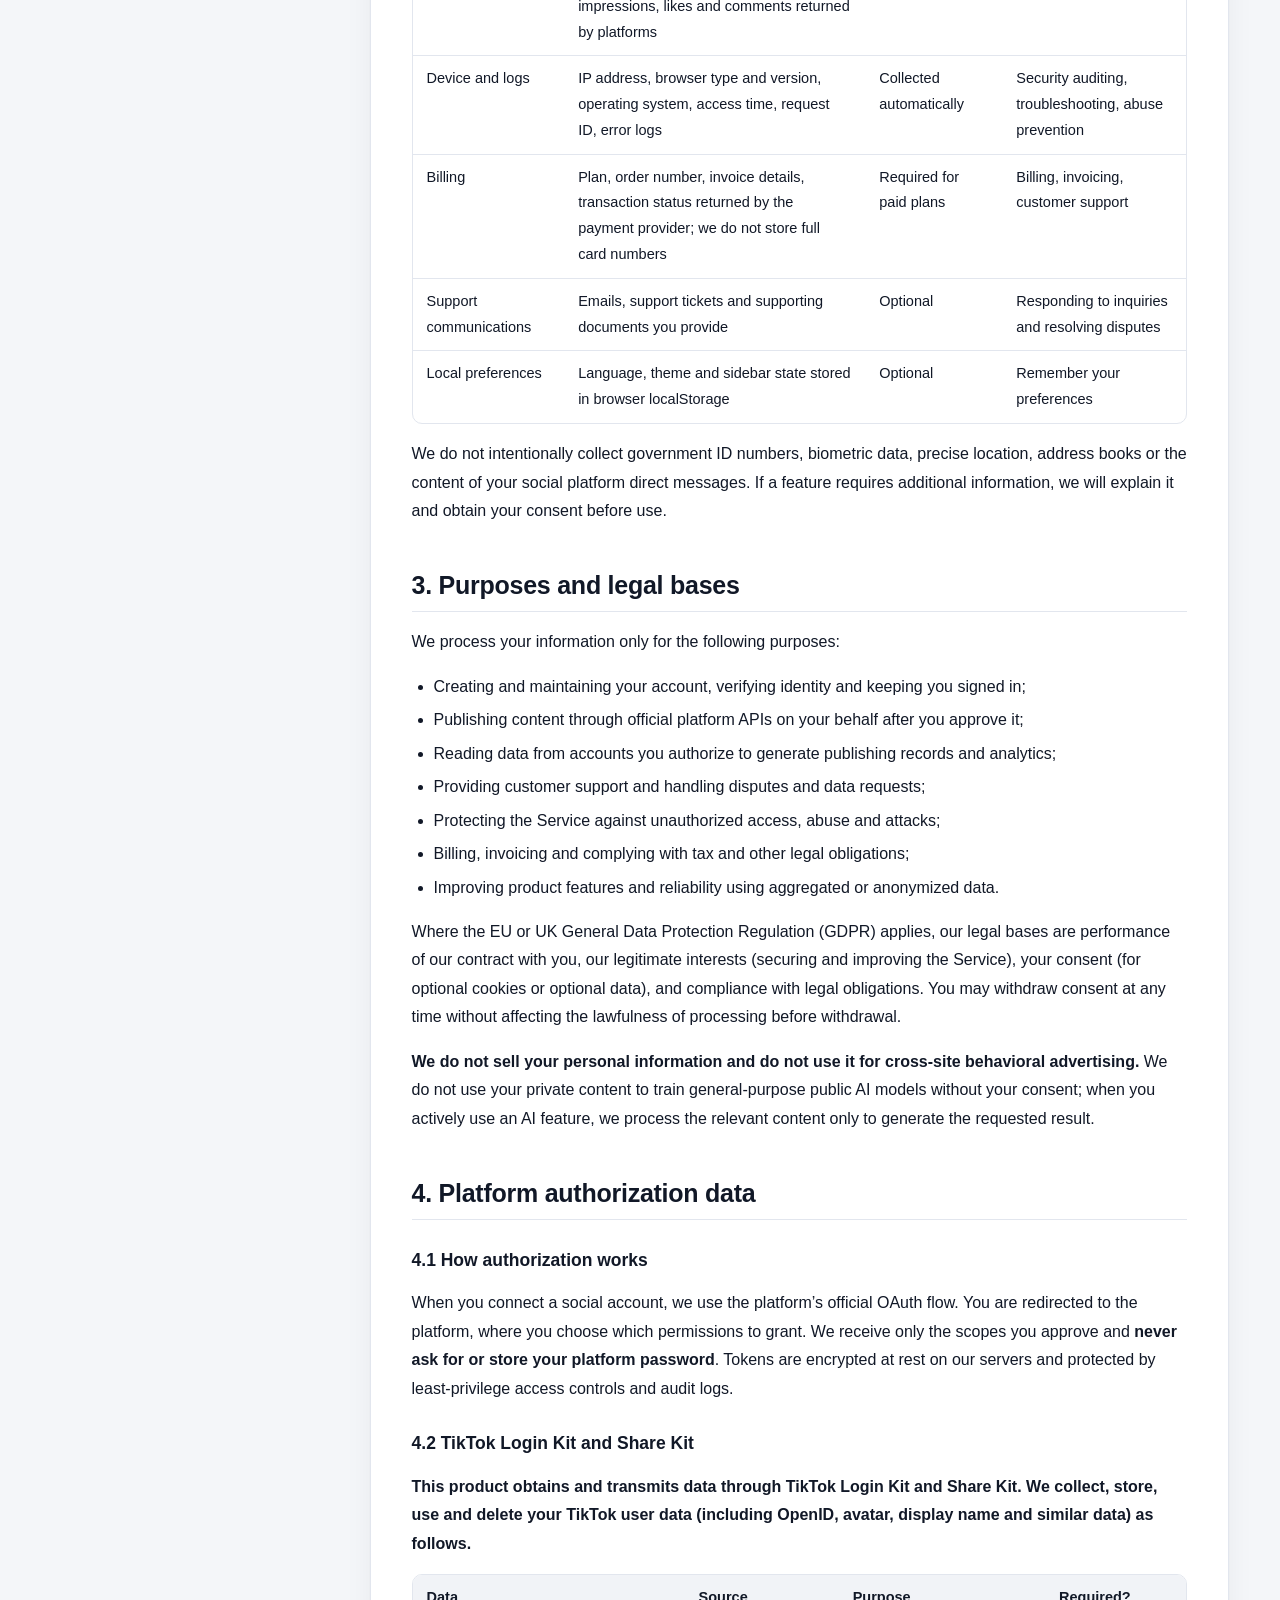
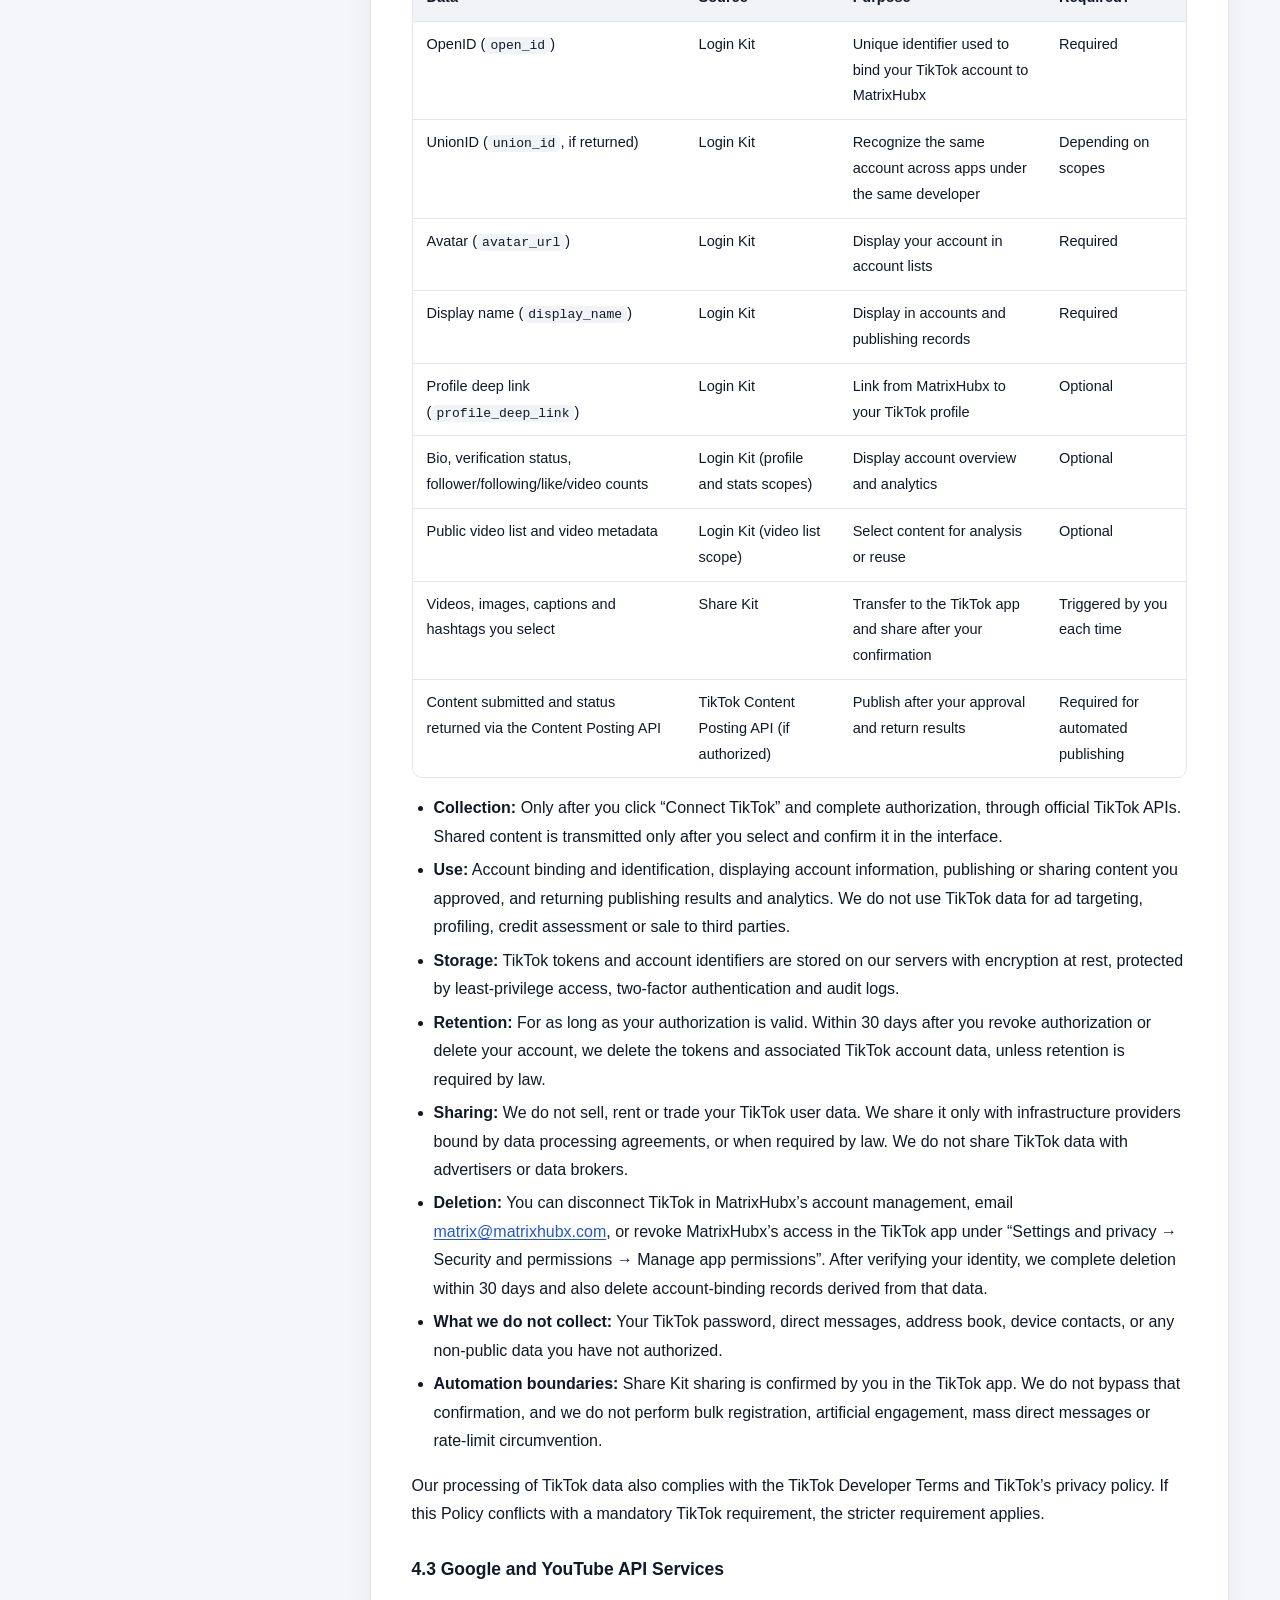
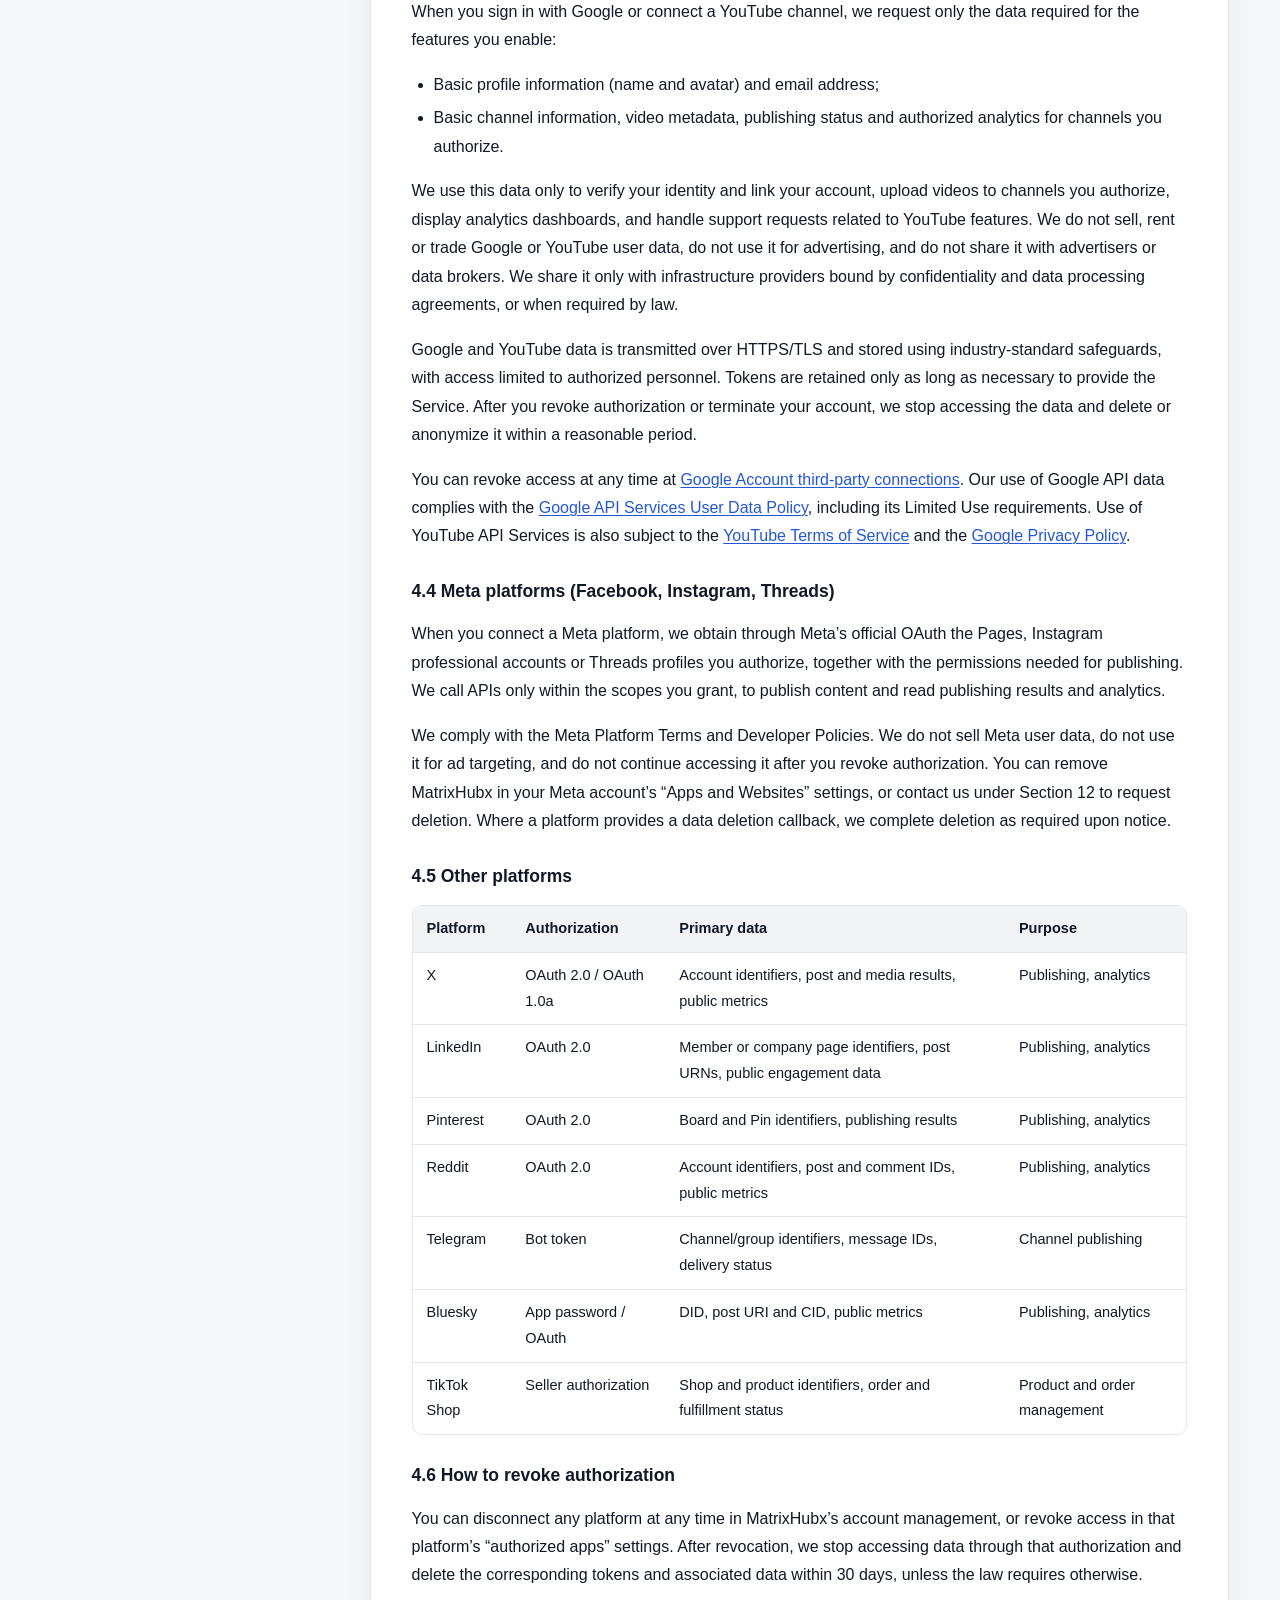
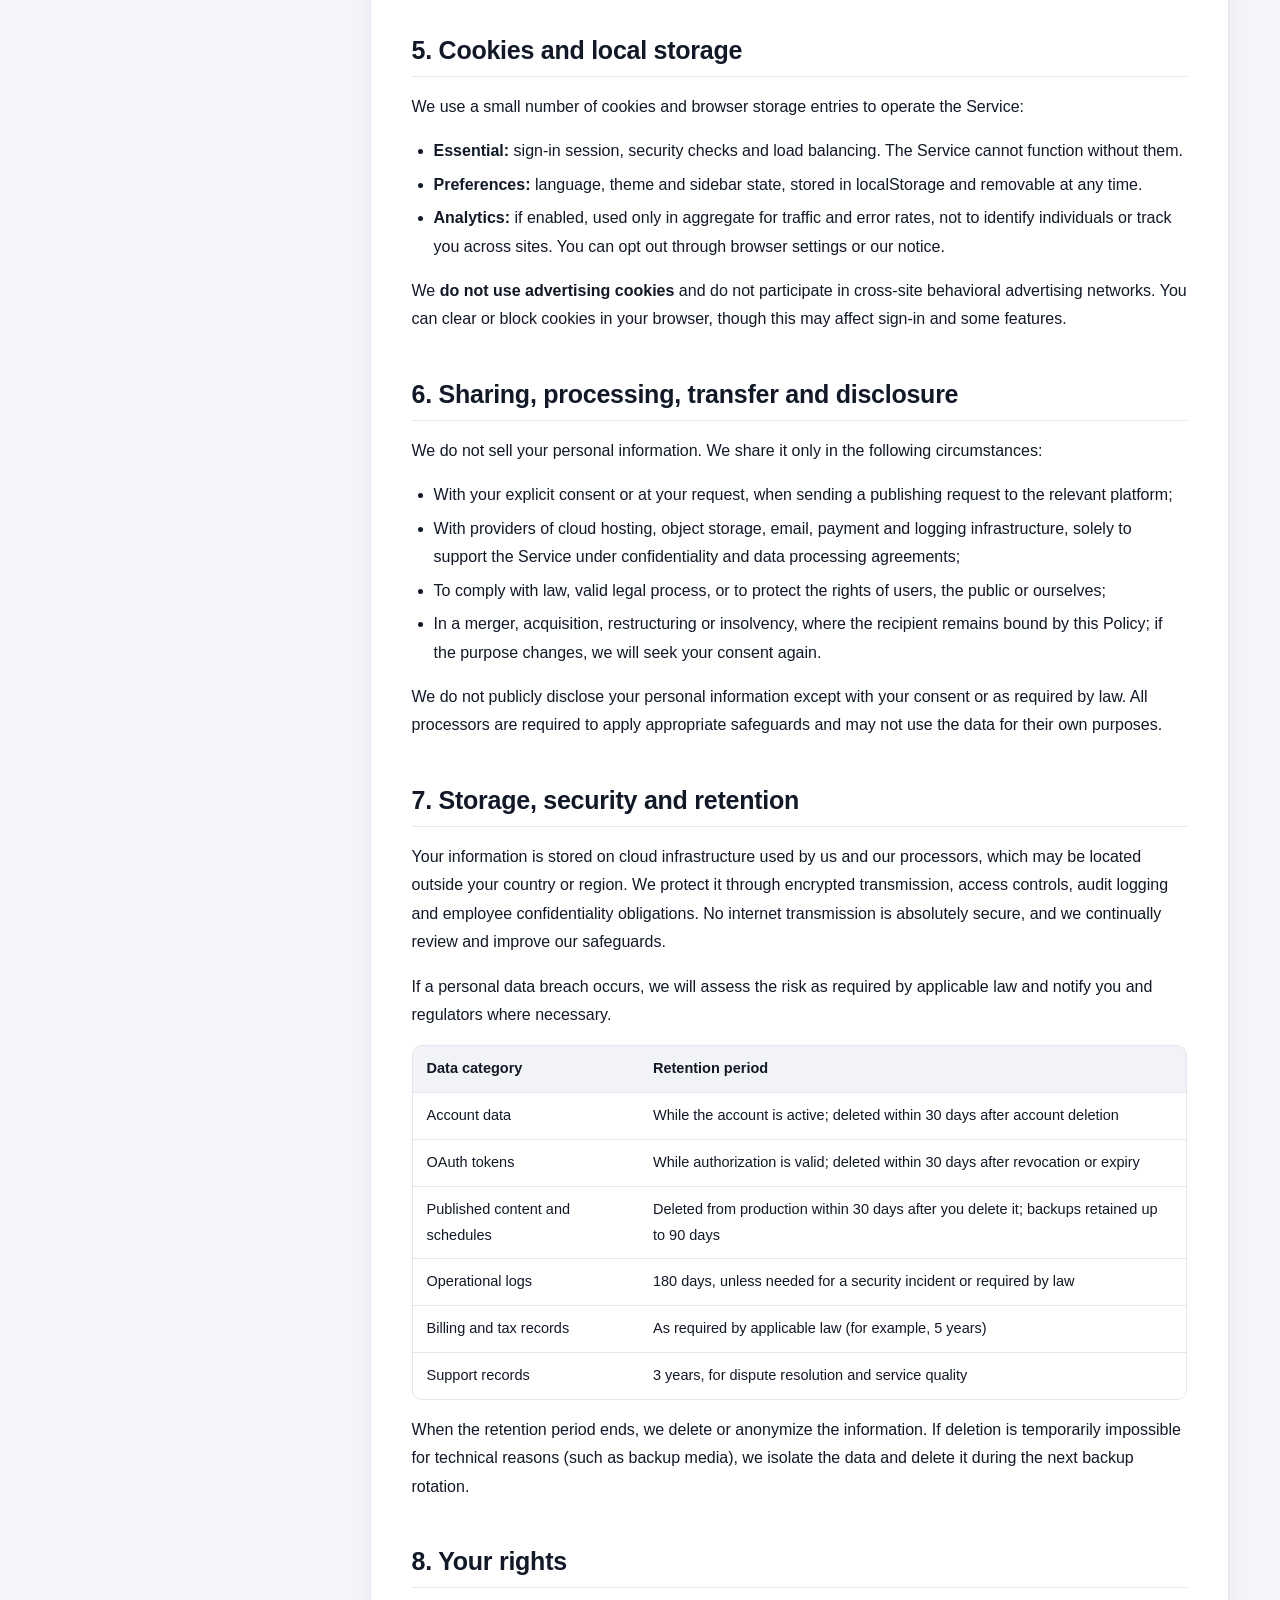
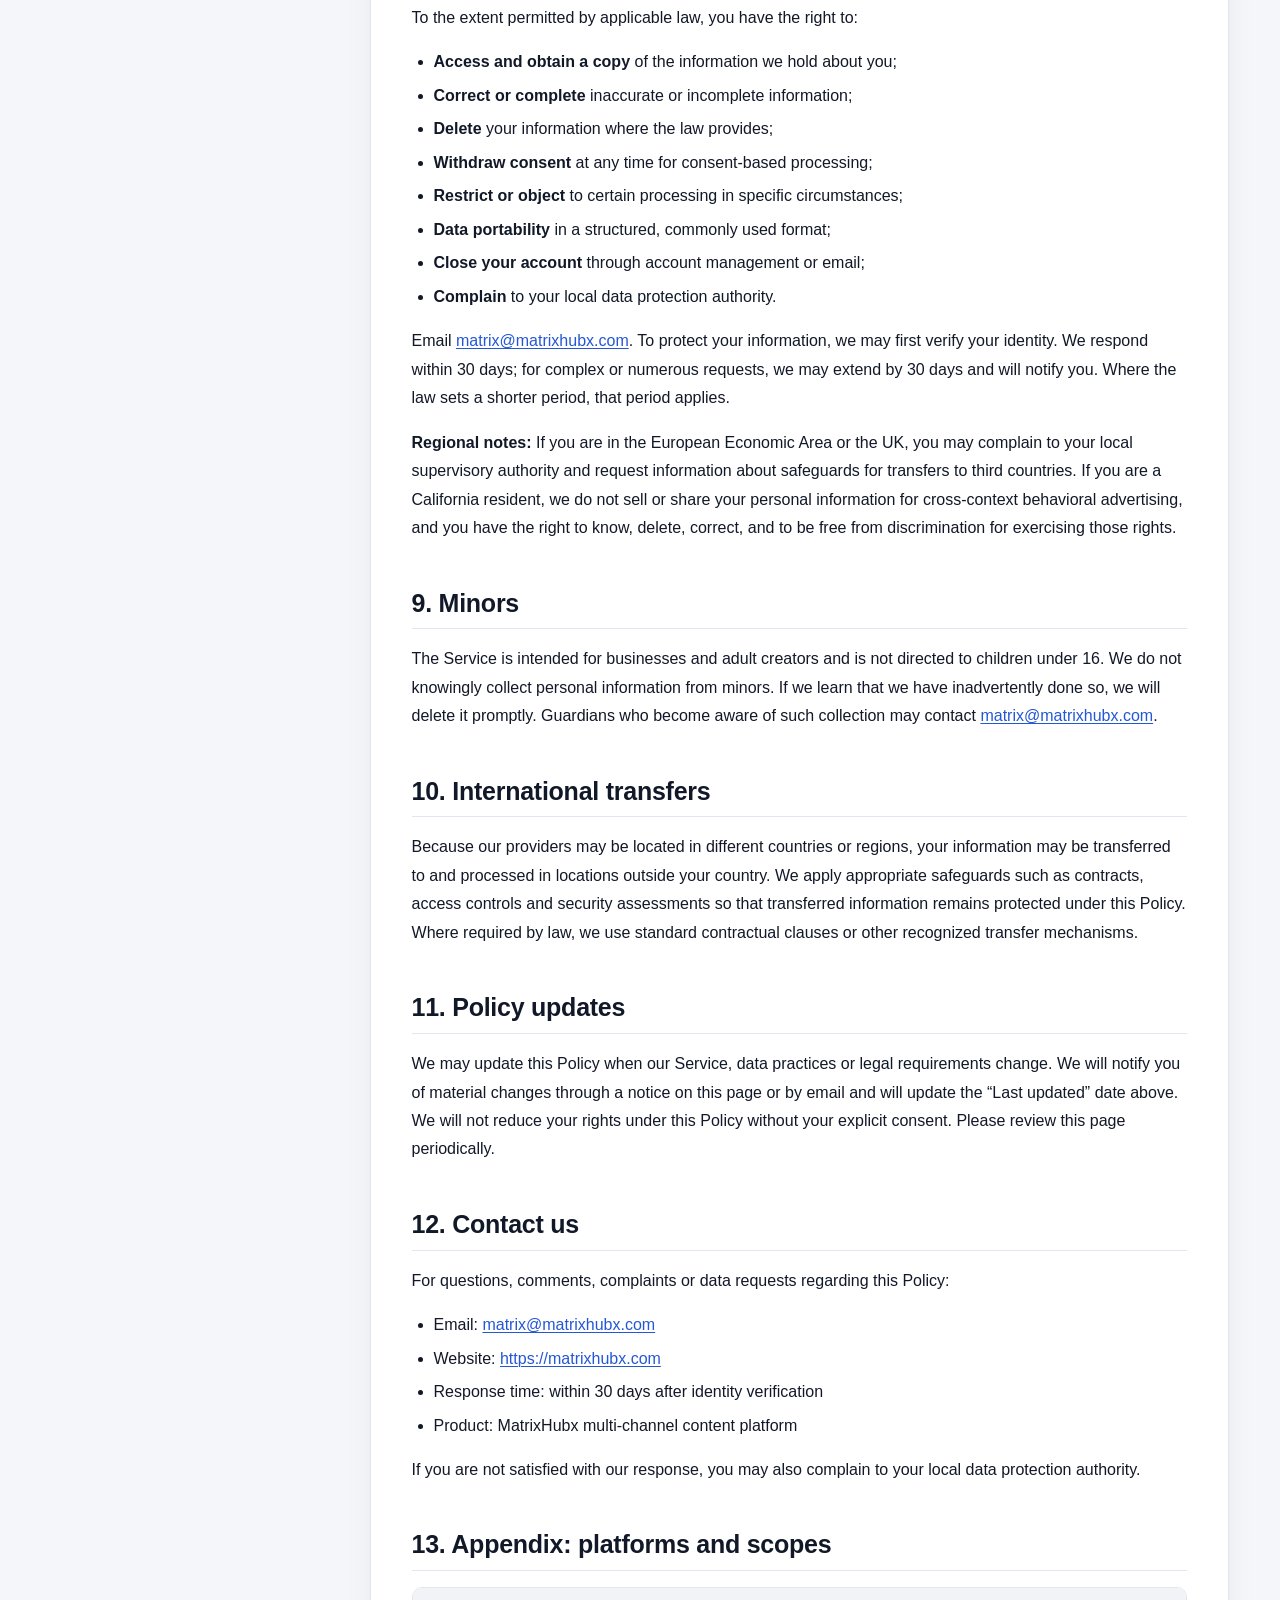
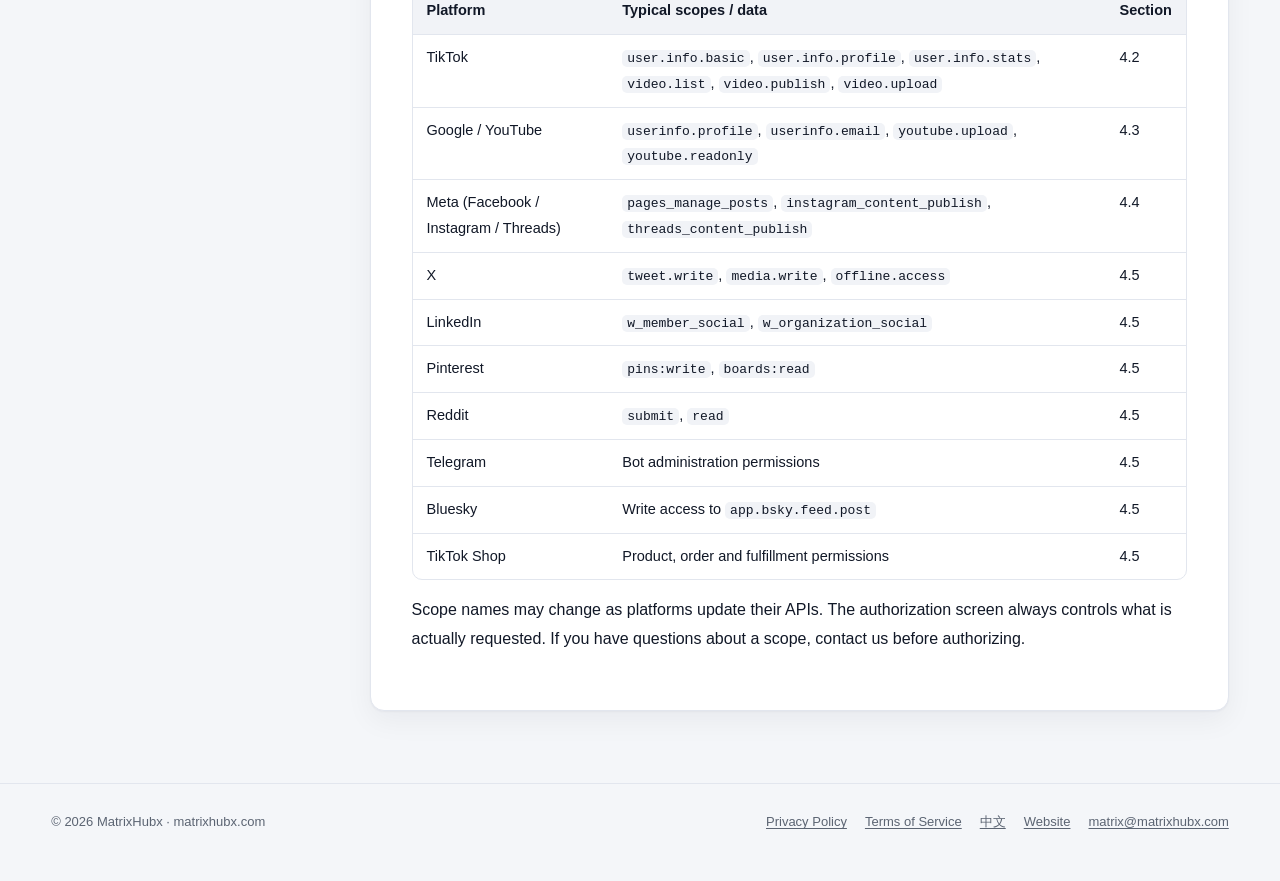
<file: privacy-en.html>
<!DOCTYPE html>
<html lang="en">
<head>
<meta charset="utf-8">
<meta name="viewport" content="width=device-width, initial-scale=1">
<title>MatrixHubx Privacy Policy</title>
<meta name="description" content="MatrixHubx Privacy Policy: how we collect, use, store, share and delete your information, including data obtained through TikTok Login Kit, TikTok Share Kit, Google/YouTube APIs and Meta platforms.">
<link rel="alternate" hreflang="zh-CN" href="https://matrixhubx.com/privacy/">
<link rel="alternate" hreflang="en" href="https://matrixhubx.com/privacy-en/">
<link rel="alternate" hreflang="x-default" href="https://matrixhubx.com/privacy-en/">
<link rel="canonical" href="https://matrixhubx.com/privacy-en/">
<link rel="stylesheet" href="assets/policy.css">
<script type="application/ld+json">
{"@context":"https://schema.org","@type":"Organization","name":"MatrixHubx","alternateName":"MatrixHubx multi-channel content platform","url":"https://matrixhubx.com","email":"matrix@matrixhubx.com"}
</script>
</head>
<body>
<a class="skip" href="#main">Skip to content</a>

<header class="topbar">
  <div class="brand">
    <span class="logo" aria-hidden="true">M</span>
    <div>
      <strong>MatrixHubx</strong>
      <small>Multi-channel content platform</small>
    </div>
  </div>
  <nav class="topnav" aria-label="Document navigation">
    <a href="privacy-en.html" aria-current="page" lang="en">Privacy</a>
    <a href="terms-en.html" lang="en">Terms</a>
    <a class="lang" href="./" hreflang="zh-CN" lang="zh-CN">中文</a>
  </nav>
</header>

<div class="shell">
  <aside class="toc" aria-label="Contents">
    <p>Contents</p>
    <ol>
      <li><a href="#s1">Scope and operator</a></li>
      <li><a href="#s2">Information we collect</a></li>
      <li><a href="#s3">Purposes and legal bases</a></li>
      <li><a href="#s4">Platform authorization data</a></li>
      <li><a href="#s4-2">TikTok Login Kit and Share Kit</a></li>
      <li><a href="#s4-3">Google and YouTube APIs</a></li>
      <li><a href="#s4-4">Meta platforms</a></li>
      <li><a href="#s5">Cookies and local storage</a></li>
      <li><a href="#s6">Sharing and disclosure</a></li>
      <li><a href="#s7">Storage, security and retention</a></li>
      <li><a href="#s8">Your rights</a></li>
      <li><a href="#s9">Minors</a></li>
      <li><a href="#s10">International transfers</a></li>
      <li><a href="#s11">Policy updates</a></li>
      <li><a href="#s12">Contact us</a></li>
      <li><a href="#s13">Appendix: platforms and scopes</a></li>
    </ol>
  </aside>

  <main id="main" class="doc">
    <p class="eyebrow">Legal · Privacy</p>
    <h1>MatrixHubx Privacy Policy</h1>
    <p class="meta">Effective: October 28, 2026 · Last updated: October 28, 2026 · Version 2.0</p>

    <p class="lead">MatrixHubx (“we”, “us” or “our”) provides multi-platform content scheduling, approval, publishing and analytics services. This Privacy Policy explains how we collect, use, store, share and delete your information when you visit MatrixHubx, use the MatrixHubx application, or connect third-party social media accounts.</p>

    <div class="callout">
      <p><strong>Notice for TikTok users:</strong> This product obtains and transmits data through <strong>TikTok Login Kit</strong> and <strong>TikTok Share Kit</strong>. How we collect, store, use and delete your TikTok user data (including OpenID, avatar, display name and similar data) is described in detail in Section 4.2. We do not publish content without your confirmation, and we do not sell TikTok data or use it for advertising profiles.</p>
    </div>

    <details class="toc-mobile">
      <summary>View contents</summary>
      <ol>
        <li><a href="#s1">Scope and operator</a></li>
        <li><a href="#s2">Information we collect</a></li>
        <li><a href="#s3">Purposes and legal bases</a></li>
        <li><a href="#s4">Platform authorization data</a></li>
        <li><a href="#s4-2">TikTok Login Kit and Share Kit</a></li>
        <li><a href="#s4-3">Google and YouTube APIs</a></li>
        <li><a href="#s4-4">Meta platforms</a></li>
        <li><a href="#s5">Cookies and local storage</a></li>
        <li><a href="#s6">Sharing and disclosure</a></li>
        <li><a href="#s7">Storage, security and retention</a></li>
        <li><a href="#s8">Your rights</a></li>
        <li><a href="#s9">Minors</a></li>
        <li><a href="#s10">International transfers</a></li>
        <li><a href="#s11">Policy updates</a></li>
        <li><a href="#s12">Contact us</a></li>
        <li><a href="#s13">Appendix: platforms and scopes</a></li>
      </ol>
    </details>

    <h2 id="s1">1. Scope and operator</h2>
    <p>This Policy applies to the MatrixHubx website, web application, mobile pages, APIs and related services (collectively, the “Service”), operated by the MatrixHubx team (“we”, “us” or “our”).</p>
    <p>This Policy does not apply to third-party social platforms, payment providers or other services provided independently by third parties. Your information on those platforms is governed by their own privacy policies and terms. We encourage you to review them before use.</p>
    <p>If you use the Service on behalf of a company or other organization, you confirm that you are authorized to accept this Policy on its behalf.</p>

    <h2 id="s2">2. Information we collect</h2>
    <p>We follow the principle of data minimization and collect information only for the functions described below. You may decline to provide optional information, but this may affect the related features.</p>
    <div class="table-wrap">
      <table>
        <thead>
          <tr><th>Category</th><th>What we collect</th><th>Required?</th><th>Purpose</th></tr>
        </thead>
        <tbody>
          <tr>
            <td>Account and identity</td>
            <td>Email address, display name (optional), password hash, interface language, time zone</td>
            <td>Email and password required</td>
            <td>Registration, sign-in, identification, account security</td>
          </tr>
          <tr>
            <td>Workspace and permissions</td>
            <td>Workspace name, member roles, approval records</td>
            <td>Required for team features</td>
            <td>Collaboration, access control, audit</td>
          </tr>
          <tr>
            <td>Platform authorization</td>
            <td>OAuth access and refresh tokens, platform account identifiers, granted scopes, token expiry</td>
            <td>Required to connect a platform</td>
            <td>Publishing on your behalf and reading authorized data</td>
          </tr>
          <tr>
            <td>Content and schedules</td>
            <td>Images, videos, captions, hashtags, schedules, approval comments, templates you upload</td>
            <td>Required for publishing</td>
            <td>Store drafts, run schedules, complete publishing</td>
          </tr>
          <tr>
            <td>Publishing results and metrics</td>
            <td>Post IDs, permalinks, publishing status, and public or authorized metrics such as impressions, likes and comments returned by platforms</td>
            <td>Optional</td>
            <td>Show publishing results and analytics</td>
          </tr>
          <tr>
            <td>Device and logs</td>
            <td>IP address, browser type and version, operating system, access time, request ID, error logs</td>
            <td>Collected automatically</td>
            <td>Security auditing, troubleshooting, abuse prevention</td>
          </tr>
          <tr>
            <td>Billing</td>
            <td>Plan, order number, invoice details, transaction status returned by the payment provider; we do not store full card numbers</td>
            <td>Required for paid plans</td>
            <td>Billing, invoicing, customer support</td>
          </tr>
          <tr>
            <td>Support communications</td>
            <td>Emails, support tickets and supporting documents you provide</td>
            <td>Optional</td>
            <td>Responding to inquiries and resolving disputes</td>
          </tr>
          <tr>
            <td>Local preferences</td>
            <td>Language, theme and sidebar state stored in browser localStorage</td>
            <td>Optional</td>
            <td>Remember your preferences</td>
          </tr>
        </tbody>
      </table>
    </div>
    <p>We do not intentionally collect government ID numbers, biometric data, precise location, address books or the content of your social platform direct messages. If a feature requires additional information, we will explain it and obtain your consent before use.</p>

    <h2 id="s3">3. Purposes and legal bases</h2>
    <p>We process your information only for the following purposes:</p>
    <ul>
      <li>Creating and maintaining your account, verifying identity and keeping you signed in;</li>
      <li>Publishing content through official platform APIs on your behalf after you approve it;</li>
      <li>Reading data from accounts you authorize to generate publishing records and analytics;</li>
      <li>Providing customer support and handling disputes and data requests;</li>
      <li>Protecting the Service against unauthorized access, abuse and attacks;</li>
      <li>Billing, invoicing and complying with tax and other legal obligations;</li>
      <li>Improving product features and reliability using aggregated or anonymized data.</li>
    </ul>
    <p>Where the EU or UK General Data Protection Regulation (GDPR) applies, our legal bases are performance of our contract with you, our legitimate interests (securing and improving the Service), your consent (for optional cookies or optional data), and compliance with legal obligations. You may withdraw consent at any time without affecting the lawfulness of processing before withdrawal.</p>
    <p><strong>We do not sell your personal information and do not use it for cross-site behavioral advertising.</strong> We do not use your private content to train general-purpose public AI models without your consent; when you actively use an AI feature, we process the relevant content only to generate the requested result.</p>

    <h2 id="s4">4. Platform authorization data</h2>

    <h3 id="s4-1">4.1 How authorization works</h3>
    <p>When you connect a social account, we use the platform’s official OAuth flow. You are redirected to the platform, where you choose which permissions to grant. We receive only the scopes you approve and <strong>never ask for or store your platform password</strong>. Tokens are encrypted at rest on our servers and protected by least-privilege access controls and audit logs.</p>

    <h3 id="s4-2">4.2 TikTok Login Kit and Share Kit</h3>
    <p><strong>This product obtains and transmits data through TikTok Login Kit and Share Kit. We collect, store, use and delete your TikTok user data (including OpenID, avatar, display name and similar data) as follows.</strong></p>
    <div class="table-wrap">
      <table>
        <thead>
          <tr><th>Data</th><th>Source</th><th>Purpose</th><th>Required?</th></tr>
        </thead>
        <tbody>
          <tr><td>OpenID (<code>open_id</code>)</td><td>Login Kit</td><td>Unique identifier used to bind your TikTok account to MatrixHubx</td><td>Required</td></tr>
          <tr><td>UnionID (<code>union_id</code>, if returned)</td><td>Login Kit</td><td>Recognize the same account across apps under the same developer</td><td>Depending on scopes</td></tr>
          <tr><td>Avatar (<code>avatar_url</code>)</td><td>Login Kit</td><td>Display your account in account lists</td><td>Required</td></tr>
          <tr><td>Display name (<code>display_name</code>)</td><td>Login Kit</td><td>Display in accounts and publishing records</td><td>Required</td></tr>
          <tr><td>Profile deep link (<code>profile_deep_link</code>)</td><td>Login Kit</td><td>Link from MatrixHubx to your TikTok profile</td><td>Optional</td></tr>
          <tr><td>Bio, verification status, follower/following/like/video counts</td><td>Login Kit (profile and stats scopes)</td><td>Display account overview and analytics</td><td>Optional</td></tr>
          <tr><td>Public video list and video metadata</td><td>Login Kit (video list scope)</td><td>Select content for analysis or reuse</td><td>Optional</td></tr>
          <tr><td>Videos, images, captions and hashtags you select</td><td>Share Kit</td><td>Transfer to the TikTok app and share after your confirmation</td><td>Triggered by you each time</td></tr>
          <tr><td>Content submitted and status returned via the Content Posting API</td><td>TikTok Content Posting API (if authorized)</td><td>Publish after your approval and return results</td><td>Required for automated publishing</td></tr>
        </tbody>
      </table>
    </div>
    <ul>
      <li><strong>Collection:</strong> Only after you click “Connect TikTok” and complete authorization, through official TikTok APIs. Shared content is transmitted only after you select and confirm it in the interface.</li>
      <li><strong>Use:</strong> Account binding and identification, displaying account information, publishing or sharing content you approved, and returning publishing results and analytics. We do not use TikTok data for ad targeting, profiling, credit assessment or sale to third parties.</li>
      <li><strong>Storage:</strong> TikTok tokens and account identifiers are stored on our servers with encryption at rest, protected by least-privilege access, two-factor authentication and audit logs.</li>
      <li><strong>Retention:</strong> For as long as your authorization is valid. Within 30 days after you revoke authorization or delete your account, we delete the tokens and associated TikTok account data, unless retention is required by law.</li>
      <li><strong>Sharing:</strong> We do not sell, rent or trade your TikTok user data. We share it only with infrastructure providers bound by data processing agreements, or when required by law. We do not share TikTok data with advertisers or data brokers.</li>
      <li><strong>Deletion:</strong> You can disconnect TikTok in MatrixHubx’s account management, email <a href="mailto:matrix@matrixhubx.com">matrix@matrixhubx.com</a>, or revoke MatrixHubx’s access in the TikTok app under “Settings and privacy → Security and permissions → Manage app permissions”. After verifying your identity, we complete deletion within 30 days and also delete account-binding records derived from that data.</li>
      <li><strong>What we do not collect:</strong> Your TikTok password, direct messages, address book, device contacts, or any non-public data you have not authorized.</li>
      <li><strong>Automation boundaries:</strong> Share Kit sharing is confirmed by you in the TikTok app. We do not bypass that confirmation, and we do not perform bulk registration, artificial engagement, mass direct messages or rate-limit circumvention.</li>
    </ul>
    <p>Our processing of TikTok data also complies with the TikTok Developer Terms and TikTok’s privacy policy. If this Policy conflicts with a mandatory TikTok requirement, the stricter requirement applies.</p>

    <h3 id="s4-3">4.3 Google and YouTube API Services</h3>
    <p>When you sign in with Google or connect a YouTube channel, we request only the data required for the features you enable:</p>
    <ul>
      <li>Basic profile information (name and avatar) and email address;</li>
      <li>Basic channel information, video metadata, publishing status and authorized analytics for channels you authorize.</li>
    </ul>
    <p>We use this data only to verify your identity and link your account, upload videos to channels you authorize, display analytics dashboards, and handle support requests related to YouTube features. We do not sell, rent or trade Google or YouTube user data, do not use it for advertising, and do not share it with advertisers or data brokers. We share it only with infrastructure providers bound by confidentiality and data processing agreements, or when required by law.</p>
    <p>Google and YouTube data is transmitted over HTTPS/TLS and stored using industry-standard safeguards, with access limited to authorized personnel. Tokens are retained only as long as necessary to provide the Service. After you revoke authorization or terminate your account, we stop accessing the data and delete or anonymize it within a reasonable period.</p>
    <p>You can revoke access at any time at <a href="https://myaccount.google.com/connections" rel="noopener" target="_blank">Google Account third-party connections</a>. Our use of Google API data complies with the <a href="https://developers.google.com/terms/api-services-user-data-policy" rel="noopener" target="_blank">Google API Services User Data Policy</a>, including its Limited Use requirements. Use of YouTube API Services is also subject to the <a href="https://www.youtube.com/t/terms" rel="noopener" target="_blank">YouTube Terms of Service</a> and the <a href="https://policies.google.com/privacy" rel="noopener" target="_blank">Google Privacy Policy</a>.</p>

    <h3 id="s4-4">4.4 Meta platforms (Facebook, Instagram, Threads)</h3>
    <p>When you connect a Meta platform, we obtain through Meta’s official OAuth the Pages, Instagram professional accounts or Threads profiles you authorize, together with the permissions needed for publishing. We call APIs only within the scopes you grant, to publish content and read publishing results and analytics.</p>
    <p>We comply with the Meta Platform Terms and Developer Policies. We do not sell Meta user data, do not use it for ad targeting, and do not continue accessing it after you revoke authorization. You can remove MatrixHubx in your Meta account’s “Apps and Websites” settings, or contact us under Section 12 to request deletion. Where a platform provides a data deletion callback, we complete deletion as required upon notice.</p>

    <h3 id="s4-5">4.5 Other platforms</h3>
    <div class="table-wrap">
      <table>
        <thead>
          <tr><th>Platform</th><th>Authorization</th><th>Primary data</th><th>Purpose</th></tr>
        </thead>
        <tbody>
          <tr><td>X</td><td>OAuth 2.0 / OAuth 1.0a</td><td>Account identifiers, post and media results, public metrics</td><td>Publishing, analytics</td></tr>
          <tr><td>LinkedIn</td><td>OAuth 2.0</td><td>Member or company page identifiers, post URNs, public engagement data</td><td>Publishing, analytics</td></tr>
          <tr><td>Pinterest</td><td>OAuth 2.0</td><td>Board and Pin identifiers, publishing results</td><td>Publishing, analytics</td></tr>
          <tr><td>Reddit</td><td>OAuth 2.0</td><td>Account identifiers, post and comment IDs, public metrics</td><td>Publishing, analytics</td></tr>
          <tr><td>Telegram</td><td>Bot token</td><td>Channel/group identifiers, message IDs, delivery status</td><td>Channel publishing</td></tr>
          <tr><td>Bluesky</td><td>App password / OAuth</td><td>DID, post URI and CID, public metrics</td><td>Publishing, analytics</td></tr>
          <tr><td>TikTok Shop</td><td>Seller authorization</td><td>Shop and product identifiers, order and fulfillment status</td><td>Product and order management</td></tr>
        </tbody>
      </table>
    </div>

    <h3 id="s4-6">4.6 How to revoke authorization</h3>
    <p>You can disconnect any platform at any time in MatrixHubx’s account management, or revoke access in that platform’s “authorized apps” settings. After revocation, we stop accessing data through that authorization and delete the corresponding tokens and associated data within 30 days, unless the law requires otherwise.</p>

    <h2 id="s5">5. Cookies and local storage</h2>
    <p>We use a small number of cookies and browser storage entries to operate the Service:</p>
    <ul>
      <li><strong>Essential:</strong> sign-in session, security checks and load balancing. The Service cannot function without them.</li>
      <li><strong>Preferences:</strong> language, theme and sidebar state, stored in localStorage and removable at any time.</li>
      <li><strong>Analytics:</strong> if enabled, used only in aggregate for traffic and error rates, not to identify individuals or track you across sites. You can opt out through browser settings or our notice.</li>
    </ul>
    <p>We <strong>do not use advertising cookies</strong> and do not participate in cross-site behavioral advertising networks. You can clear or block cookies in your browser, though this may affect sign-in and some features.</p>

    <h2 id="s6">6. Sharing, processing, transfer and disclosure</h2>
    <p>We do not sell your personal information. We share it only in the following circumstances:</p>
    <ul>
      <li>With your explicit consent or at your request, when sending a publishing request to the relevant platform;</li>
      <li>With providers of cloud hosting, object storage, email, payment and logging infrastructure, solely to support the Service under confidentiality and data processing agreements;</li>
      <li>To comply with law, valid legal process, or to protect the rights of users, the public or ourselves;</li>
      <li>In a merger, acquisition, restructuring or insolvency, where the recipient remains bound by this Policy; if the purpose changes, we will seek your consent again.</li>
    </ul>
    <p>We do not publicly disclose your personal information except with your consent or as required by law. All processors are required to apply appropriate safeguards and may not use the data for their own purposes.</p>

    <h2 id="s7">7. Storage, security and retention</h2>
    <p>Your information is stored on cloud infrastructure used by us and our processors, which may be located outside your country or region. We protect it through encrypted transmission, access controls, audit logging and employee confidentiality obligations. No internet transmission is absolutely secure, and we continually review and improve our safeguards.</p>
    <p>If a personal data breach occurs, we will assess the risk as required by applicable law and notify you and regulators where necessary.</p>
    <div class="table-wrap">
      <table>
        <thead>
          <tr><th>Data category</th><th>Retention period</th></tr>
        </thead>
        <tbody>
          <tr><td>Account data</td><td>While the account is active; deleted within 30 days after account deletion</td></tr>
          <tr><td>OAuth tokens</td><td>While authorization is valid; deleted within 30 days after revocation or expiry</td></tr>
          <tr><td>Published content and schedules</td><td>Deleted from production within 30 days after you delete it; backups retained up to 90 days</td></tr>
          <tr><td>Operational logs</td><td>180 days, unless needed for a security incident or required by law</td></tr>
          <tr><td>Billing and tax records</td><td>As required by applicable law (for example, 5 years)</td></tr>
          <tr><td>Support records</td><td>3 years, for dispute resolution and service quality</td></tr>
        </tbody>
      </table>
    </div>
    <p>When the retention period ends, we delete or anonymize the information. If deletion is temporarily impossible for technical reasons (such as backup media), we isolate the data and delete it during the next backup rotation.</p>

    <h2 id="s8">8. Your rights</h2>
    <p>To the extent permitted by applicable law, you have the right to:</p>
    <ul>
      <li><strong>Access and obtain a copy</strong> of the information we hold about you;</li>
      <li><strong>Correct or complete</strong> inaccurate or incomplete information;</li>
      <li><strong>Delete</strong> your information where the law provides;</li>
      <li><strong>Withdraw consent</strong> at any time for consent-based processing;</li>
      <li><strong>Restrict or object</strong> to certain processing in specific circumstances;</li>
      <li><strong>Data portability</strong> in a structured, commonly used format;</li>
      <li><strong>Close your account</strong> through account management or email;</li>
      <li><strong>Complain</strong> to your local data protection authority.</li>
    </ul>
    <p>Email <a href="mailto:matrix@matrixhubx.com">matrix@matrixhubx.com</a>. To protect your information, we may first verify your identity. We respond within 30 days; for complex or numerous requests, we may extend by 30 days and will notify you. Where the law sets a shorter period, that period applies.</p>
    <p><strong>Regional notes:</strong> If you are in the European Economic Area or the UK, you may complain to your local supervisory authority and request information about safeguards for transfers to third countries. If you are a California resident, we do not sell or share your personal information for cross-context behavioral advertising, and you have the right to know, delete, correct, and to be free from discrimination for exercising those rights.</p>

    <h2 id="s9">9. Minors</h2>
    <p>The Service is intended for businesses and adult creators and is not directed to children under 16. We do not knowingly collect personal information from minors. If we learn that we have inadvertently done so, we will delete it promptly. Guardians who become aware of such collection may contact <a href="mailto:matrix@matrixhubx.com">matrix@matrixhubx.com</a>.</p>

    <h2 id="s10">10. International transfers</h2>
    <p>Because our providers may be located in different countries or regions, your information may be transferred to and processed in locations outside your country. We apply appropriate safeguards such as contracts, access controls and security assessments so that transferred information remains protected under this Policy. Where required by law, we use standard contractual clauses or other recognized transfer mechanisms.</p>

    <h2 id="s11">11. Policy updates</h2>
    <p>We may update this Policy when our Service, data practices or legal requirements change. We will notify you of material changes through a notice on this page or by email and will update the “Last updated” date above. We will not reduce your rights under this Policy without your explicit consent. Please review this page periodically.</p>

    <h2 id="s12">12. Contact us</h2>
    <p>For questions, comments, complaints or data requests regarding this Policy:</p>
    <ul>
      <li>Email: <a href="mailto:matrix@matrixhubx.com">matrix@matrixhubx.com</a></li>
      <li>Website: <a href="https://matrixhubx.com" rel="noopener">https://matrixhubx.com</a></li>
      <li>Response time: within 30 days after identity verification</li>
      <li>Product: MatrixHubx multi-channel content platform</li>
    </ul>
    <p>If you are not satisfied with our response, you may also complain to your local data protection authority.</p>

    <h2 id="s13">13. Appendix: platforms and scopes</h2>
    <div class="table-wrap">
      <table>
        <thead>
          <tr><th>Platform</th><th>Typical scopes / data</th><th>Section</th></tr>
        </thead>
        <tbody>
          <tr><td>TikTok</td><td><code>user.info.basic</code>, <code>user.info.profile</code>, <code>user.info.stats</code>, <code>video.list</code>, <code>video.publish</code>, <code>video.upload</code></td><td>4.2</td></tr>
          <tr><td>Google / YouTube</td><td><code>userinfo.profile</code>, <code>userinfo.email</code>, <code>youtube.upload</code>, <code>youtube.readonly</code></td><td>4.3</td></tr>
          <tr><td>Meta (Facebook / Instagram / Threads)</td><td><code>pages_manage_posts</code>, <code>instagram_content_publish</code>, <code>threads_content_publish</code></td><td>4.4</td></tr>
          <tr><td>X</td><td><code>tweet.write</code>, <code>media.write</code>, <code>offline.access</code></td><td>4.5</td></tr>
          <tr><td>LinkedIn</td><td><code>w_member_social</code>, <code>w_organization_social</code></td><td>4.5</td></tr>
          <tr><td>Pinterest</td><td><code>pins:write</code>, <code>boards:read</code></td><td>4.5</td></tr>
          <tr><td>Reddit</td><td><code>submit</code>, <code>read</code></td><td>4.5</td></tr>
          <tr><td>Telegram</td><td>Bot administration permissions</td><td>4.5</td></tr>
          <tr><td>Bluesky</td><td>Write access to <code>app.bsky.feed.post</code></td><td>4.5</td></tr>
          <tr><td>TikTok Shop</td><td>Product, order and fulfillment permissions</td><td>4.5</td></tr>
        </tbody>
      </table>
    </div>
    <p>Scope names may change as platforms update their APIs. The authorization screen always controls what is actually requested. If you have questions about a scope, contact us before authorizing.</p>
  </main>
</div>

<footer>
  <span>© 2026 MatrixHubx · matrixhubx.com</span>
  <nav aria-label="Footer navigation">
    <a href="privacy-en.html">Privacy Policy</a>
    <a href="terms-en.html">Terms of Service</a>
    <a href="./" hreflang="zh-CN" lang="zh-CN">中文</a>
    <a href="https://matrixhubx.com" rel="noopener">Website</a>
    <a href="mailto:matrix@matrixhubx.com">matrix@matrixhubx.com</a>
  </nav>
</footer>
<script src="assets/policy.js"></script>
</body>
</html>
</file>
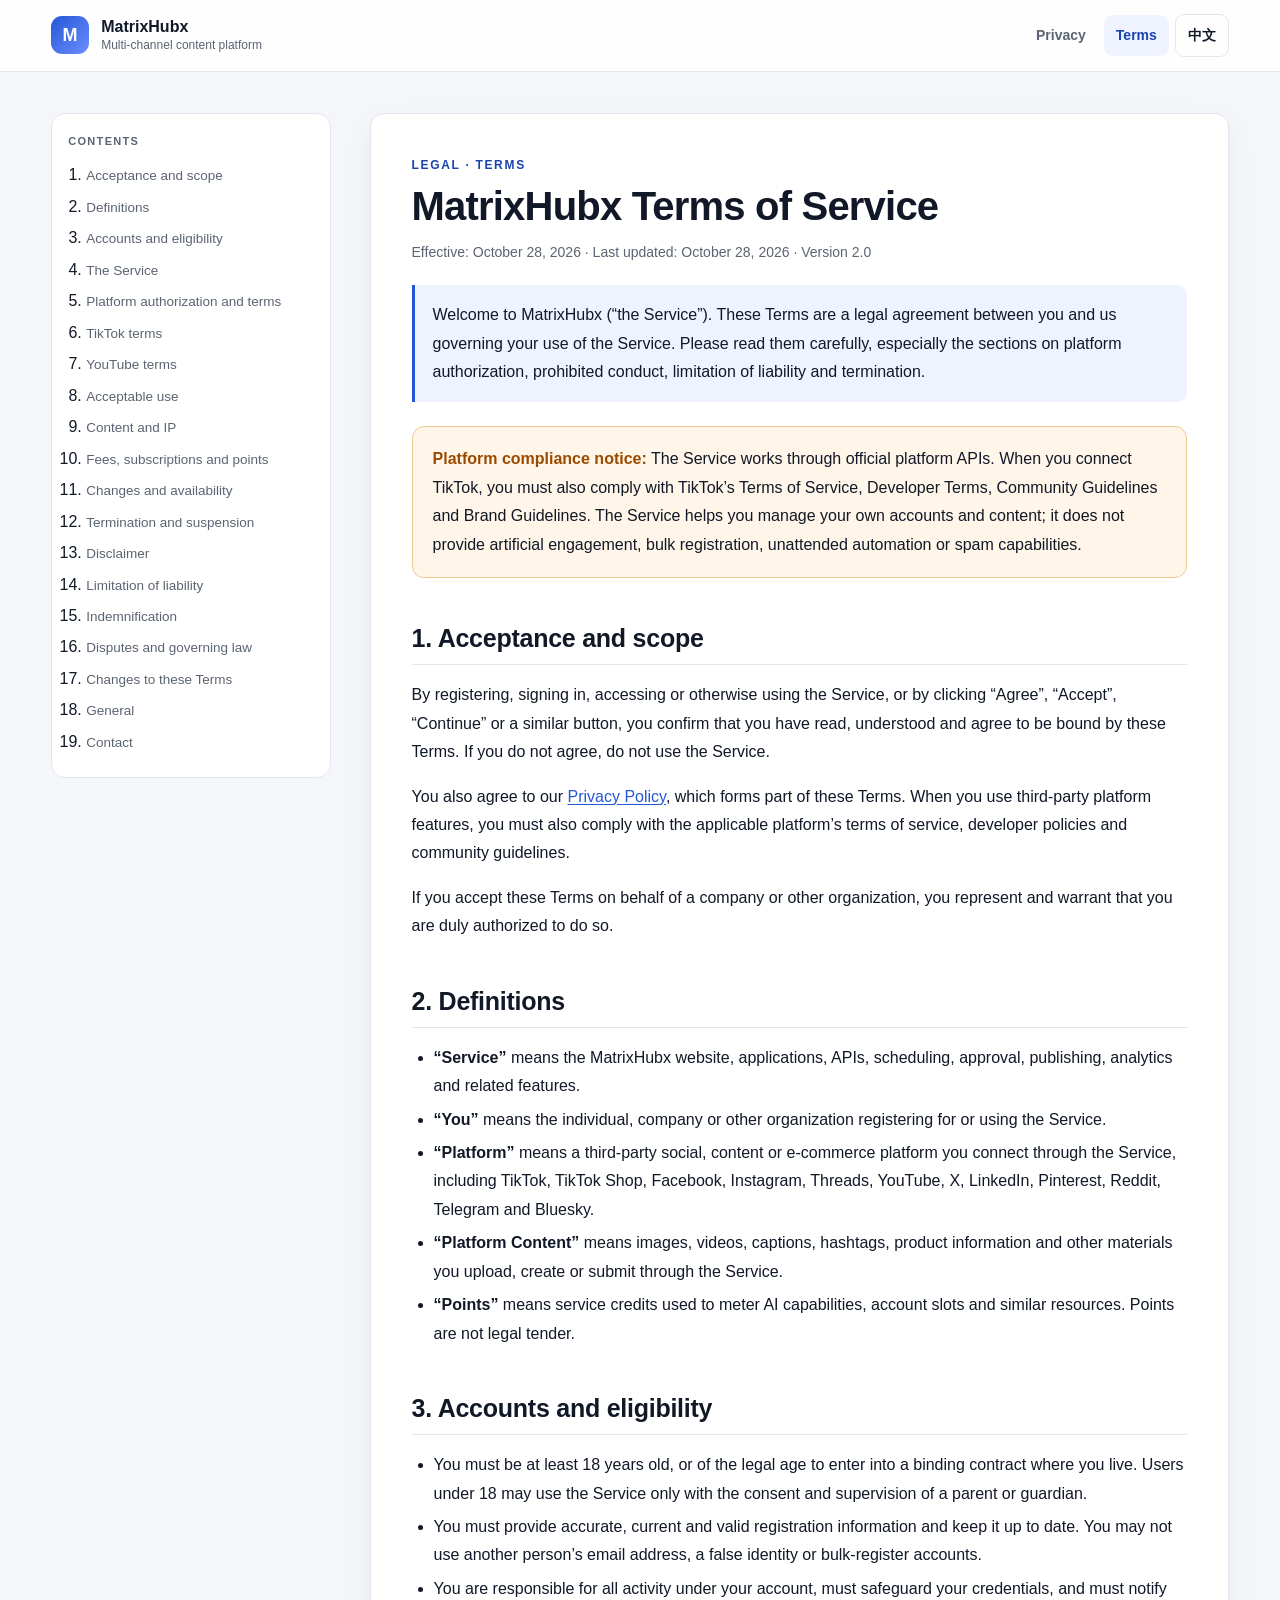
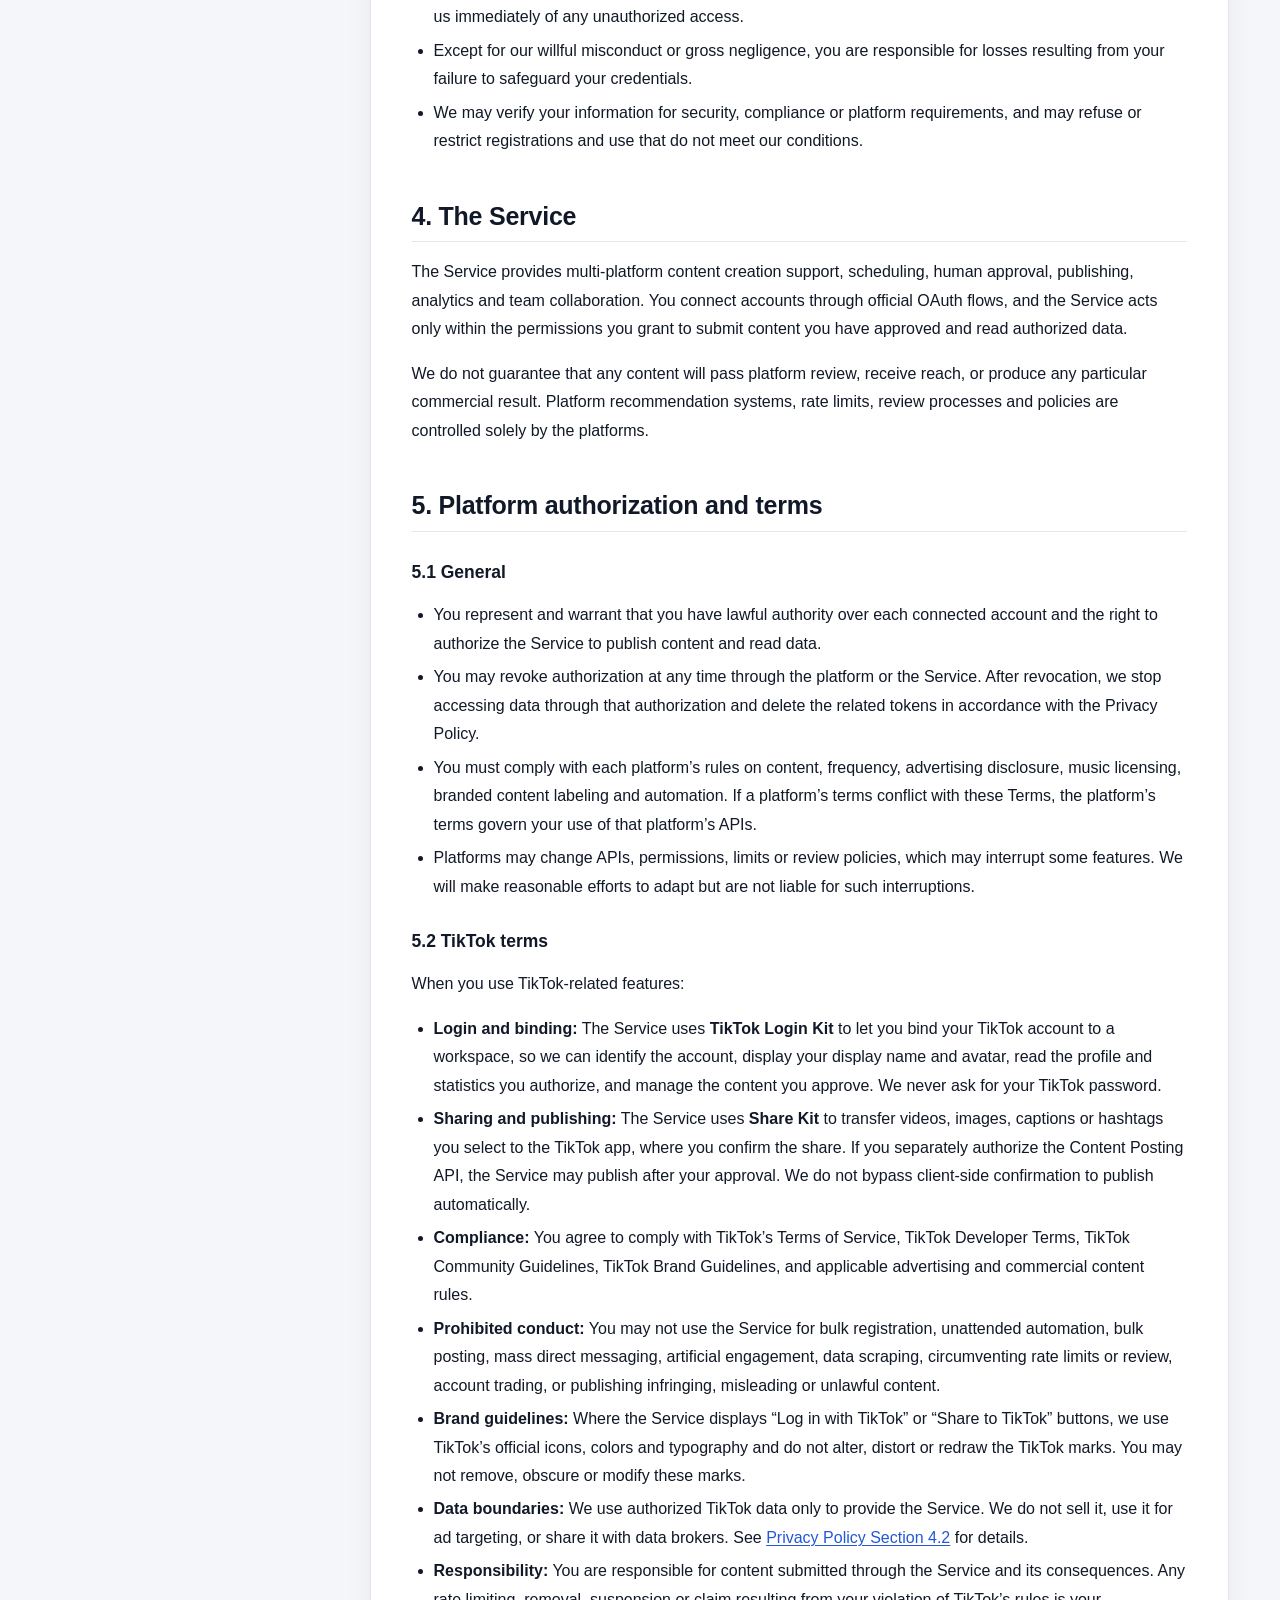
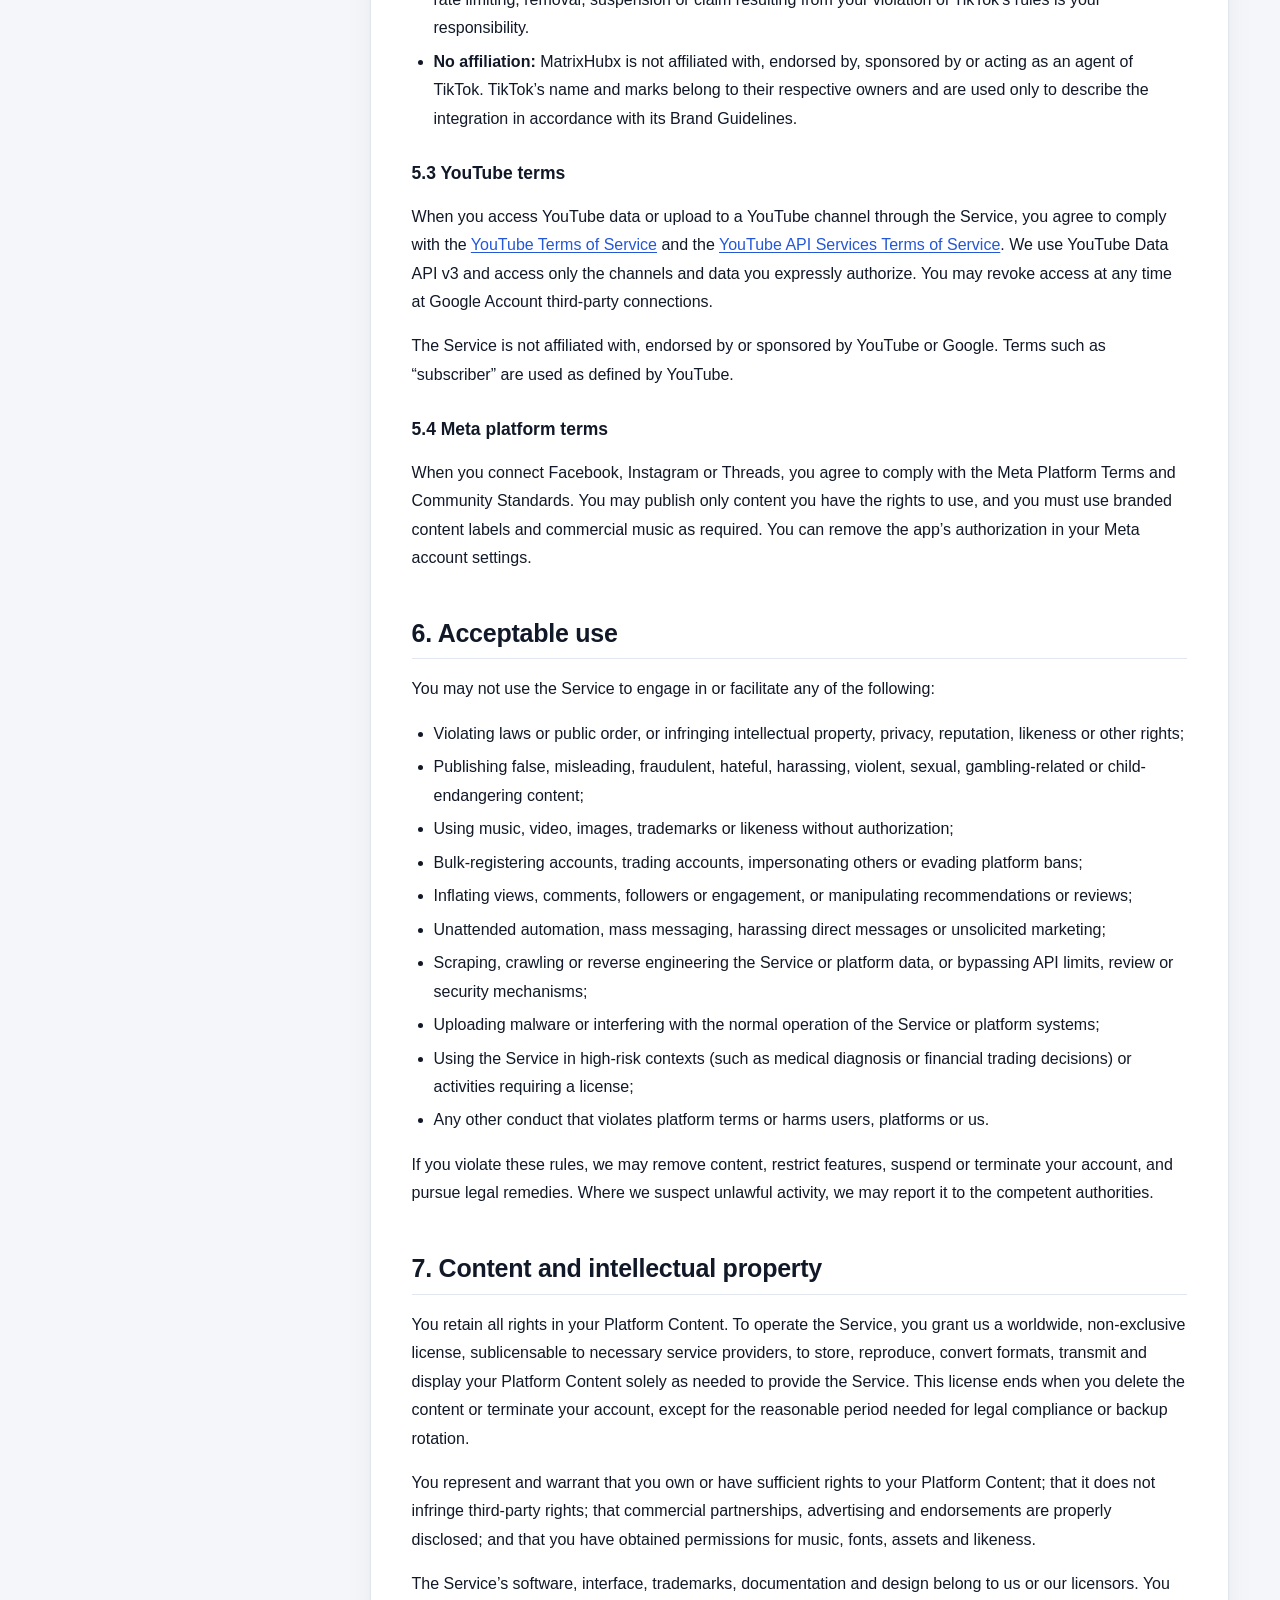
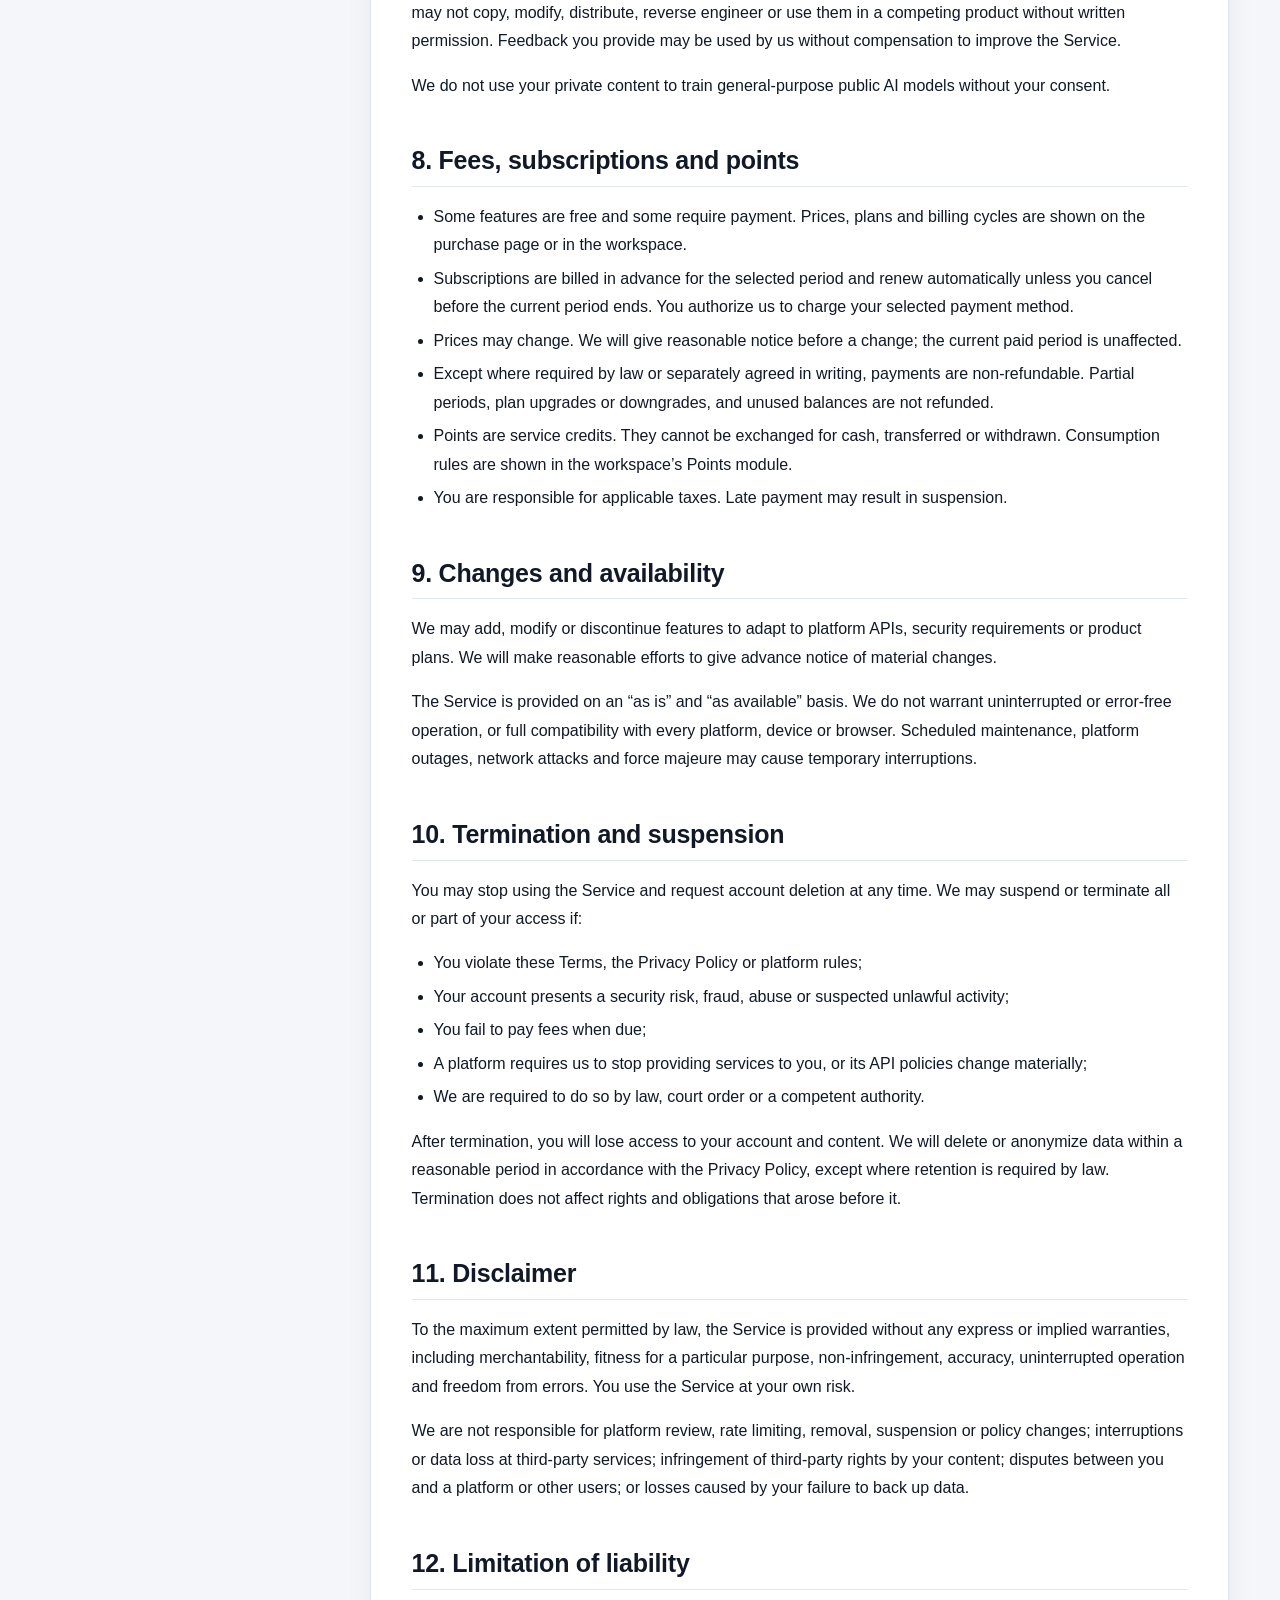
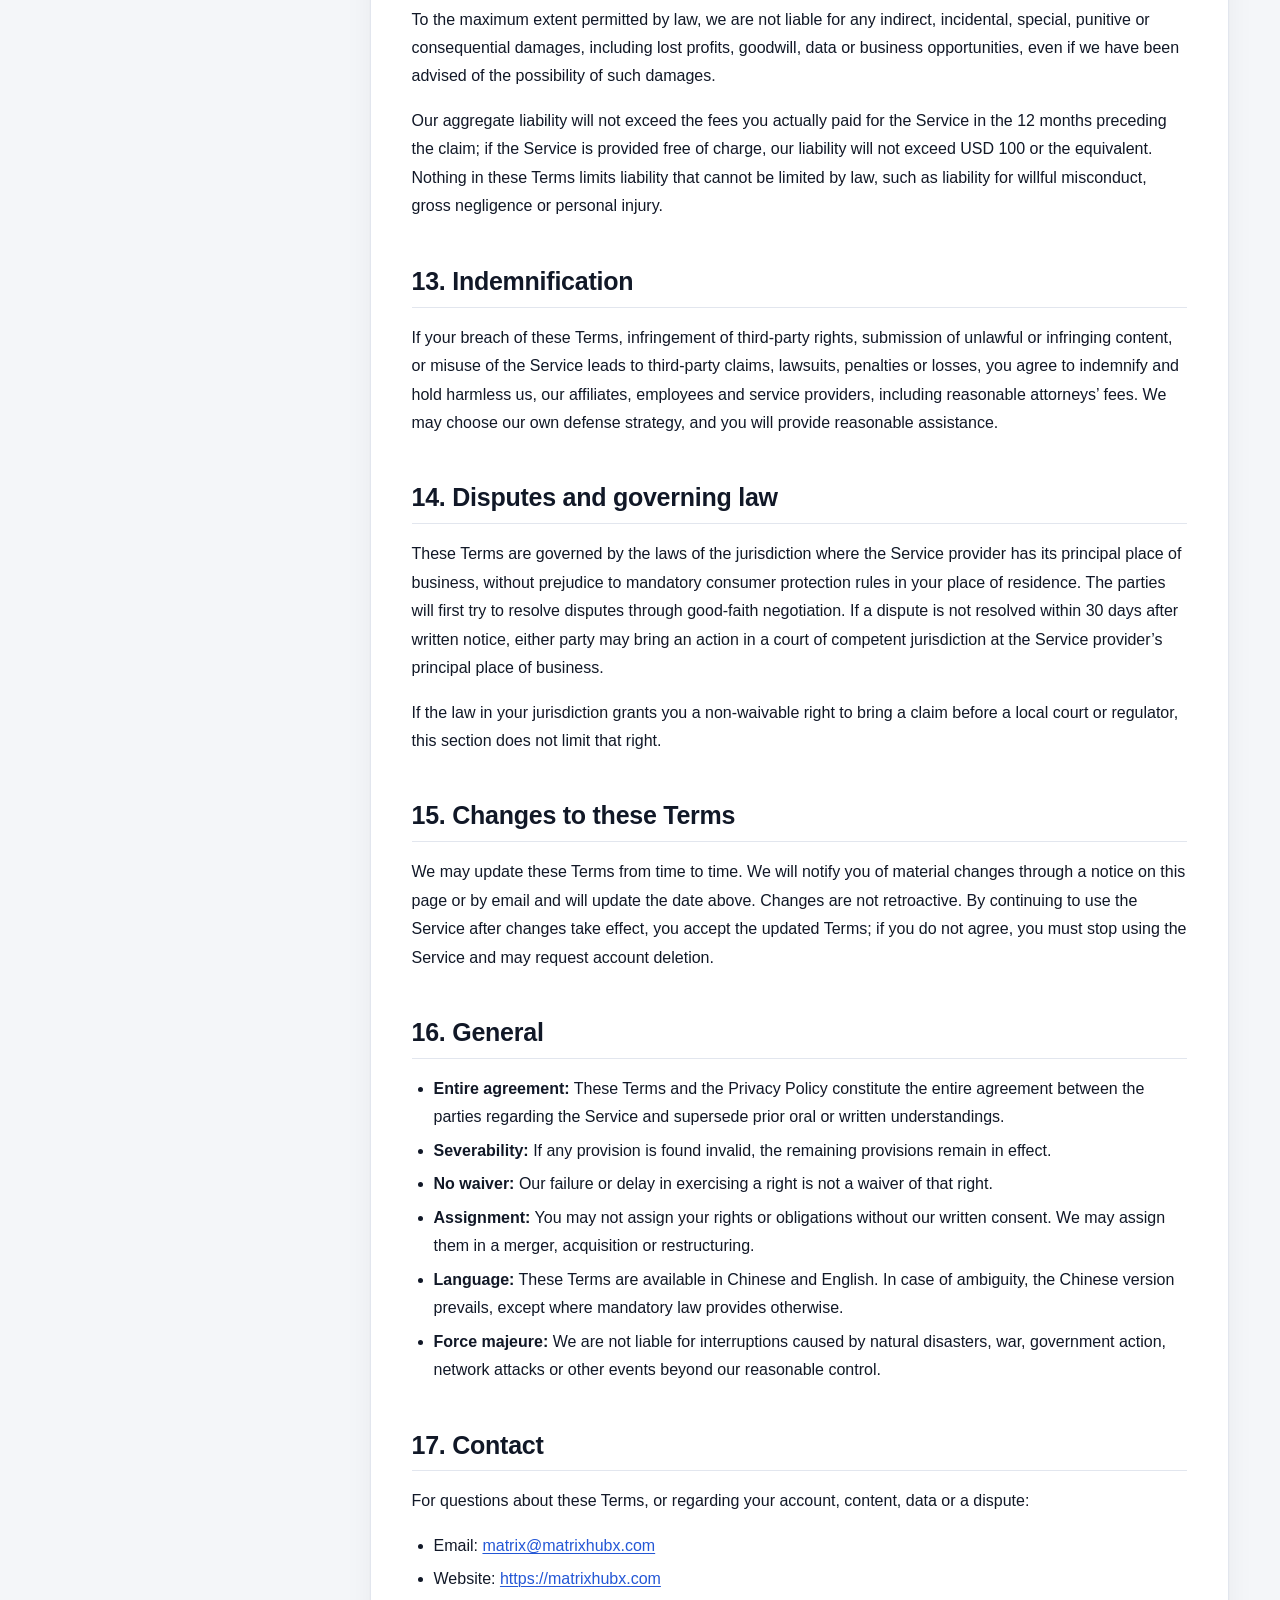
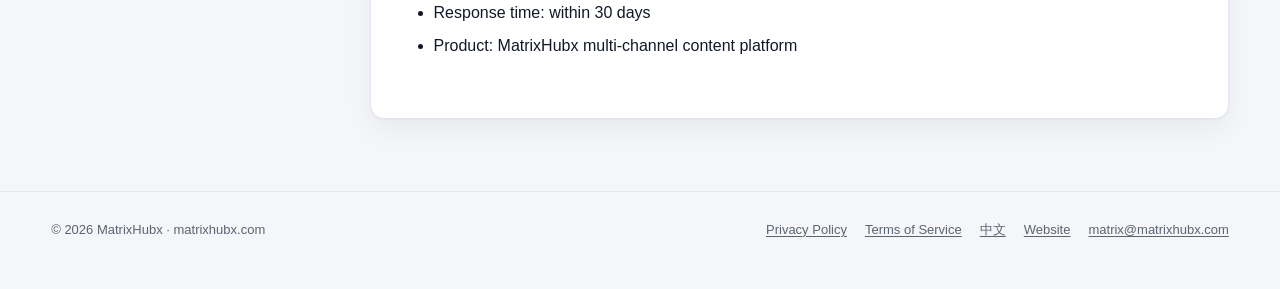
<file: terms-en.html>
<!DOCTYPE html>
<html lang="en">
<head>
<meta charset="utf-8">
<meta name="viewport" content="width=device-width, initial-scale=1">
<title>MatrixHubx Terms of Service</title>
<meta name="description" content="MatrixHubx Terms of Service: accounts, platform authorization, acceptable use, content, fees, termination, liability, and TikTok Login Kit / Share Kit compliance requirements.">
<link rel="alternate" hreflang="zh-CN" href="https://matrixhubx.com/terms/">
<link rel="alternate" hreflang="en" href="https://matrixhubx.com/terms-en/">
<link rel="alternate" hreflang="x-default" href="https://matrixhubx.com/terms-en/">
<link rel="canonical" href="https://matrixhubx.com/terms-en/">
<link rel="stylesheet" href="assets/policy.css">
<script type="application/ld+json">
{"@context":"https://schema.org","@type":"Organization","name":"MatrixHubx","alternateName":"MatrixHubx multi-channel content platform","url":"https://matrixhubx.com","email":"matrix@matrixhubx.com"}
</script>
</head>
<body>
<a class="skip" href="#main">Skip to content</a>

<header class="topbar">
  <div class="brand">
    <span class="logo" aria-hidden="true">M</span>
    <div>
      <strong>MatrixHubx</strong>
      <small>Multi-channel content platform</small>
    </div>
  </div>
  <nav class="topnav" aria-label="Document navigation">
    <a href="privacy-en.html" lang="en">Privacy</a>
    <a href="terms-en.html" aria-current="page" lang="en">Terms</a>
    <a class="lang" href="terms.html" hreflang="zh-CN" lang="zh-CN">中文</a>
  </nav>
</header>

<div class="shell">
  <aside class="toc" aria-label="Contents">
    <p>Contents</p>
    <ol>
      <li><a href="#t1">Acceptance and scope</a></li>
      <li><a href="#t2">Definitions</a></li>
      <li><a href="#t3">Accounts and eligibility</a></li>
      <li><a href="#t4">The Service</a></li>
      <li><a href="#t5">Platform authorization and terms</a></li>
      <li><a href="#t5-2">TikTok terms</a></li>
      <li><a href="#t5-3">YouTube terms</a></li>
      <li><a href="#t6">Acceptable use</a></li>
      <li><a href="#t7">Content and IP</a></li>
      <li><a href="#t8">Fees, subscriptions and points</a></li>
      <li><a href="#t9">Changes and availability</a></li>
      <li><a href="#t10">Termination and suspension</a></li>
      <li><a href="#t11">Disclaimer</a></li>
      <li><a href="#t12">Limitation of liability</a></li>
      <li><a href="#t13">Indemnification</a></li>
      <li><a href="#t14">Disputes and governing law</a></li>
      <li><a href="#t15">Changes to these Terms</a></li>
      <li><a href="#t16">General</a></li>
      <li><a href="#t17">Contact</a></li>
    </ol>
  </aside>

  <main id="main" class="doc">
    <p class="eyebrow">Legal · Terms</p>
    <h1>MatrixHubx Terms of Service</h1>
    <p class="meta">Effective: October 28, 2026 · Last updated: October 28, 2026 · Version 2.0</p>

    <p class="lead">Welcome to MatrixHubx (“the Service”). These Terms are a legal agreement between you and us governing your use of the Service. Please read them carefully, especially the sections on platform authorization, prohibited conduct, limitation of liability and termination.</p>

    <div class="callout">
      <p><strong>Platform compliance notice:</strong> The Service works through official platform APIs. When you connect TikTok, you must also comply with TikTok’s Terms of Service, Developer Terms, Community Guidelines and Brand Guidelines. The Service helps you manage your own accounts and content; it does not provide artificial engagement, bulk registration, unattended automation or spam capabilities.</p>
    </div>

    <details class="toc-mobile">
      <summary>View contents</summary>
      <ol>
        <li><a href="#t1">Acceptance and scope</a></li>
        <li><a href="#t2">Definitions</a></li>
        <li><a href="#t3">Accounts and eligibility</a></li>
        <li><a href="#t4">The Service</a></li>
        <li><a href="#t5">Platform authorization and terms</a></li>
        <li><a href="#t5-2">TikTok terms</a></li>
        <li><a href="#t5-3">YouTube terms</a></li>
        <li><a href="#t6">Acceptable use</a></li>
        <li><a href="#t7">Content and IP</a></li>
        <li><a href="#t8">Fees, subscriptions and points</a></li>
        <li><a href="#t9">Changes and availability</a></li>
        <li><a href="#t10">Termination and suspension</a></li>
        <li><a href="#t11">Disclaimer</a></li>
        <li><a href="#t12">Limitation of liability</a></li>
        <li><a href="#t13">Indemnification</a></li>
        <li><a href="#t14">Disputes and governing law</a></li>
        <li><a href="#t15">Changes to these Terms</a></li>
        <li><a href="#t16">General</a></li>
        <li><a href="#t17">Contact</a></li>
      </ol>
    </details>

    <h2 id="t1">1. Acceptance and scope</h2>
    <p>By registering, signing in, accessing or otherwise using the Service, or by clicking “Agree”, “Accept”, “Continue” or a similar button, you confirm that you have read, understood and agree to be bound by these Terms. If you do not agree, do not use the Service.</p>
    <p>You also agree to our <a href="privacy-en.html">Privacy Policy</a>, which forms part of these Terms. When you use third-party platform features, you must also comply with the applicable platform’s terms of service, developer policies and community guidelines.</p>
    <p>If you accept these Terms on behalf of a company or other organization, you represent and warrant that you are duly authorized to do so.</p>

    <h2 id="t2">2. Definitions</h2>
    <ul>
      <li><strong>“Service”</strong> means the MatrixHubx website, applications, APIs, scheduling, approval, publishing, analytics and related features.</li>
      <li><strong>“You”</strong> means the individual, company or other organization registering for or using the Service.</li>
      <li><strong>“Platform”</strong> means a third-party social, content or e-commerce platform you connect through the Service, including TikTok, TikTok Shop, Facebook, Instagram, Threads, YouTube, X, LinkedIn, Pinterest, Reddit, Telegram and Bluesky.</li>
      <li><strong>“Platform Content”</strong> means images, videos, captions, hashtags, product information and other materials you upload, create or submit through the Service.</li>
      <li><strong>“Points”</strong> means service credits used to meter AI capabilities, account slots and similar resources. Points are not legal tender.</li>
    </ul>

    <h2 id="t3">3. Accounts and eligibility</h2>
    <ul>
      <li>You must be at least 18 years old, or of the legal age to enter into a binding contract where you live. Users under 18 may use the Service only with the consent and supervision of a parent or guardian.</li>
      <li>You must provide accurate, current and valid registration information and keep it up to date. You may not use another person’s email address, a false identity or bulk-register accounts.</li>
      <li>You are responsible for all activity under your account, must safeguard your credentials, and must notify us immediately of any unauthorized access.</li>
      <li>Except for our willful misconduct or gross negligence, you are responsible for losses resulting from your failure to safeguard your credentials.</li>
      <li>We may verify your information for security, compliance or platform requirements, and may refuse or restrict registrations and use that do not meet our conditions.</li>
    </ul>

    <h2 id="t4">4. The Service</h2>
    <p>The Service provides multi-platform content creation support, scheduling, human approval, publishing, analytics and team collaboration. You connect accounts through official OAuth flows, and the Service acts only within the permissions you grant to submit content you have approved and read authorized data.</p>
    <p>We do not guarantee that any content will pass platform review, receive reach, or produce any particular commercial result. Platform recommendation systems, rate limits, review processes and policies are controlled solely by the platforms.</p>

    <h2 id="t5">5. Platform authorization and terms</h2>
    <h3 id="t5-1">5.1 General</h3>
    <ul>
      <li>You represent and warrant that you have lawful authority over each connected account and the right to authorize the Service to publish content and read data.</li>
      <li>You may revoke authorization at any time through the platform or the Service. After revocation, we stop accessing data through that authorization and delete the related tokens in accordance with the Privacy Policy.</li>
      <li>You must comply with each platform’s rules on content, frequency, advertising disclosure, music licensing, branded content labeling and automation. If a platform’s terms conflict with these Terms, the platform’s terms govern your use of that platform’s APIs.</li>
      <li>Platforms may change APIs, permissions, limits or review policies, which may interrupt some features. We will make reasonable efforts to adapt but are not liable for such interruptions.</li>
    </ul>

    <h3 id="t5-2">5.2 TikTok terms</h3>
    <p>When you use TikTok-related features:</p>
    <ul>
      <li><strong>Login and binding:</strong> The Service uses <strong>TikTok Login Kit</strong> to let you bind your TikTok account to a workspace, so we can identify the account, display your display name and avatar, read the profile and statistics you authorize, and manage the content you approve. We never ask for your TikTok password.</li>
      <li><strong>Sharing and publishing:</strong> The Service uses <strong>Share Kit</strong> to transfer videos, images, captions or hashtags you select to the TikTok app, where you confirm the share. If you separately authorize the Content Posting API, the Service may publish after your approval. We do not bypass client-side confirmation to publish automatically.</li>
      <li><strong>Compliance:</strong> You agree to comply with TikTok’s Terms of Service, TikTok Developer Terms, TikTok Community Guidelines, TikTok Brand Guidelines, and applicable advertising and commercial content rules.</li>
      <li><strong>Prohibited conduct:</strong> You may not use the Service for bulk registration, unattended automation, bulk posting, mass direct messaging, artificial engagement, data scraping, circumventing rate limits or review, account trading, or publishing infringing, misleading or unlawful content.</li>
      <li><strong>Brand guidelines:</strong> Where the Service displays “Log in with TikTok” or “Share to TikTok” buttons, we use TikTok’s official icons, colors and typography and do not alter, distort or redraw the TikTok marks. You may not remove, obscure or modify these marks.</li>
      <li><strong>Data boundaries:</strong> We use authorized TikTok data only to provide the Service. We do not sell it, use it for ad targeting, or share it with data brokers. See <a href="privacy-en.html#s4-2">Privacy Policy Section 4.2</a> for details.</li>
      <li><strong>Responsibility:</strong> You are responsible for content submitted through the Service and its consequences. Any rate limiting, removal, suspension or claim resulting from your violation of TikTok’s rules is your responsibility.</li>
      <li><strong>No affiliation:</strong> MatrixHubx is not affiliated with, endorsed by, sponsored by or acting as an agent of TikTok. TikTok’s name and marks belong to their respective owners and are used only to describe the integration in accordance with its Brand Guidelines.</li>
    </ul>

    <h3 id="t5-3">5.3 YouTube terms</h3>
    <p>When you access YouTube data or upload to a YouTube channel through the Service, you agree to comply with the <a href="https://www.youtube.com/t/terms" rel="noopener" target="_blank">YouTube Terms of Service</a> and the <a href="https://developers.google.com/youtube/terms/api-services-terms-of-service" rel="noopener" target="_blank">YouTube API Services Terms of Service</a>. We use YouTube Data API v3 and access only the channels and data you expressly authorize. You may revoke access at any time at Google Account third-party connections.</p>
    <p>The Service is not affiliated with, endorsed by or sponsored by YouTube or Google. Terms such as “subscriber” are used as defined by YouTube.</p>

    <h3 id="t5-4">5.4 Meta platform terms</h3>
    <p>When you connect Facebook, Instagram or Threads, you agree to comply with the Meta Platform Terms and Community Standards. You may publish only content you have the rights to use, and you must use branded content labels and commercial music as required. You can remove the app’s authorization in your Meta account settings.</p>

    <h2 id="t6">6. Acceptable use</h2>
    <p>You may not use the Service to engage in or facilitate any of the following:</p>
    <ul>
      <li>Violating laws or public order, or infringing intellectual property, privacy, reputation, likeness or other rights;</li>
      <li>Publishing false, misleading, fraudulent, hateful, harassing, violent, sexual, gambling-related or child-endangering content;</li>
      <li>Using music, video, images, trademarks or likeness without authorization;</li>
      <li>Bulk-registering accounts, trading accounts, impersonating others or evading platform bans;</li>
      <li>Inflating views, comments, followers or engagement, or manipulating recommendations or reviews;</li>
      <li>Unattended automation, mass messaging, harassing direct messages or unsolicited marketing;</li>
      <li>Scraping, crawling or reverse engineering the Service or platform data, or bypassing API limits, review or security mechanisms;</li>
      <li>Uploading malware or interfering with the normal operation of the Service or platform systems;</li>
      <li>Using the Service in high-risk contexts (such as medical diagnosis or financial trading decisions) or activities requiring a license;</li>
      <li>Any other conduct that violates platform terms or harms users, platforms or us.</li>
    </ul>
    <p>If you violate these rules, we may remove content, restrict features, suspend or terminate your account, and pursue legal remedies. Where we suspect unlawful activity, we may report it to the competent authorities.</p>

    <h2 id="t7">7. Content and intellectual property</h2>
    <p>You retain all rights in your Platform Content. To operate the Service, you grant us a worldwide, non-exclusive license, sublicensable to necessary service providers, to store, reproduce, convert formats, transmit and display your Platform Content solely as needed to provide the Service. This license ends when you delete the content or terminate your account, except for the reasonable period needed for legal compliance or backup rotation.</p>
    <p>You represent and warrant that you own or have sufficient rights to your Platform Content; that it does not infringe third-party rights; that commercial partnerships, advertising and endorsements are properly disclosed; and that you have obtained permissions for music, fonts, assets and likeness.</p>
    <p>The Service’s software, interface, trademarks, documentation and design belong to us or our licensors. You may not copy, modify, distribute, reverse engineer or use them in a competing product without written permission. Feedback you provide may be used by us without compensation to improve the Service.</p>
    <p>We do not use your private content to train general-purpose public AI models without your consent.</p>

    <h2 id="t8">8. Fees, subscriptions and points</h2>
    <ul>
      <li>Some features are free and some require payment. Prices, plans and billing cycles are shown on the purchase page or in the workspace.</li>
      <li>Subscriptions are billed in advance for the selected period and renew automatically unless you cancel before the current period ends. You authorize us to charge your selected payment method.</li>
      <li>Prices may change. We will give reasonable notice before a change; the current paid period is unaffected.</li>
      <li>Except where required by law or separately agreed in writing, payments are non-refundable. Partial periods, plan upgrades or downgrades, and unused balances are not refunded.</li>
      <li>Points are service credits. They cannot be exchanged for cash, transferred or withdrawn. Consumption rules are shown in the workspace’s Points module.</li>
      <li>You are responsible for applicable taxes. Late payment may result in suspension.</li>
    </ul>

    <h2 id="t9">9. Changes and availability</h2>
    <p>We may add, modify or discontinue features to adapt to platform APIs, security requirements or product plans. We will make reasonable efforts to give advance notice of material changes.</p>
    <p>The Service is provided on an “as is” and “as available” basis. We do not warrant uninterrupted or error-free operation, or full compatibility with every platform, device or browser. Scheduled maintenance, platform outages, network attacks and force majeure may cause temporary interruptions.</p>

    <h2 id="t10">10. Termination and suspension</h2>
    <p>You may stop using the Service and request account deletion at any time. We may suspend or terminate all or part of your access if:</p>
    <ul>
      <li>You violate these Terms, the Privacy Policy or platform rules;</li>
      <li>Your account presents a security risk, fraud, abuse or suspected unlawful activity;</li>
      <li>You fail to pay fees when due;</li>
      <li>A platform requires us to stop providing services to you, or its API policies change materially;</li>
      <li>We are required to do so by law, court order or a competent authority.</li>
    </ul>
    <p>After termination, you will lose access to your account and content. We will delete or anonymize data within a reasonable period in accordance with the Privacy Policy, except where retention is required by law. Termination does not affect rights and obligations that arose before it.</p>

    <h2 id="t11">11. Disclaimer</h2>
    <p>To the maximum extent permitted by law, the Service is provided without any express or implied warranties, including merchantability, fitness for a particular purpose, non-infringement, accuracy, uninterrupted operation and freedom from errors. You use the Service at your own risk.</p>
    <p>We are not responsible for platform review, rate limiting, removal, suspension or policy changes; interruptions or data loss at third-party services; infringement of third-party rights by your content; disputes between you and a platform or other users; or losses caused by your failure to back up data.</p>

    <h2 id="t12">12. Limitation of liability</h2>
    <p>To the maximum extent permitted by law, we are not liable for any indirect, incidental, special, punitive or consequential damages, including lost profits, goodwill, data or business opportunities, even if we have been advised of the possibility of such damages.</p>
    <p>Our aggregate liability will not exceed the fees you actually paid for the Service in the 12 months preceding the claim; if the Service is provided free of charge, our liability will not exceed USD 100 or the equivalent. Nothing in these Terms limits liability that cannot be limited by law, such as liability for willful misconduct, gross negligence or personal injury.</p>

    <h2 id="t13">13. Indemnification</h2>
    <p>If your breach of these Terms, infringement of third-party rights, submission of unlawful or infringing content, or misuse of the Service leads to third-party claims, lawsuits, penalties or losses, you agree to indemnify and hold harmless us, our affiliates, employees and service providers, including reasonable attorneys’ fees. We may choose our own defense strategy, and you will provide reasonable assistance.</p>

    <h2 id="t14">14. Disputes and governing law</h2>
    <p>These Terms are governed by the laws of the jurisdiction where the Service provider has its principal place of business, without prejudice to mandatory consumer protection rules in your place of residence. The parties will first try to resolve disputes through good-faith negotiation. If a dispute is not resolved within 30 days after written notice, either party may bring an action in a court of competent jurisdiction at the Service provider’s principal place of business.</p>
    <p>If the law in your jurisdiction grants you a non-waivable right to bring a claim before a local court or regulator, this section does not limit that right.</p>

    <h2 id="t15">15. Changes to these Terms</h2>
    <p>We may update these Terms from time to time. We will notify you of material changes through a notice on this page or by email and will update the date above. Changes are not retroactive. By continuing to use the Service after changes take effect, you accept the updated Terms; if you do not agree, you must stop using the Service and may request account deletion.</p>

    <h2 id="t16">16. General</h2>
    <ul>
      <li><strong>Entire agreement:</strong> These Terms and the Privacy Policy constitute the entire agreement between the parties regarding the Service and supersede prior oral or written understandings.</li>
      <li><strong>Severability:</strong> If any provision is found invalid, the remaining provisions remain in effect.</li>
      <li><strong>No waiver:</strong> Our failure or delay in exercising a right is not a waiver of that right.</li>
      <li><strong>Assignment:</strong> You may not assign your rights or obligations without our written consent. We may assign them in a merger, acquisition or restructuring.</li>
      <li><strong>Language:</strong> These Terms are available in Chinese and English. In case of ambiguity, the Chinese version prevails, except where mandatory law provides otherwise.</li>
      <li><strong>Force majeure:</strong> We are not liable for interruptions caused by natural disasters, war, government action, network attacks or other events beyond our reasonable control.</li>
    </ul>

    <h2 id="t17">17. Contact</h2>
    <p>For questions about these Terms, or regarding your account, content, data or a dispute:</p>
    <ul>
      <li>Email: <a href="mailto:matrix@matrixhubx.com">matrix@matrixhubx.com</a></li>
      <li>Website: <a href="https://matrixhubx.com" rel="noopener">https://matrixhubx.com</a></li>
      <li>Response time: within 30 days</li>
      <li>Product: MatrixHubx multi-channel content platform</li>
    </ul>
  </main>
</div>

<footer>
  <span>© 2026 MatrixHubx · matrixhubx.com</span>
  <nav aria-label="Footer navigation">
    <a href="privacy-en.html">Privacy Policy</a>
    <a href="terms-en.html">Terms of Service</a>
    <a href="./" hreflang="zh-CN" lang="zh-CN">中文</a>
    <a href="https://matrixhubx.com" rel="noopener">Website</a>
    <a href="mailto:matrix@matrixhubx.com">matrix@matrixhubx.com</a>
  </nav>
</footer>
<script src="assets/policy.js"></script>
</body>
</html>
</file>
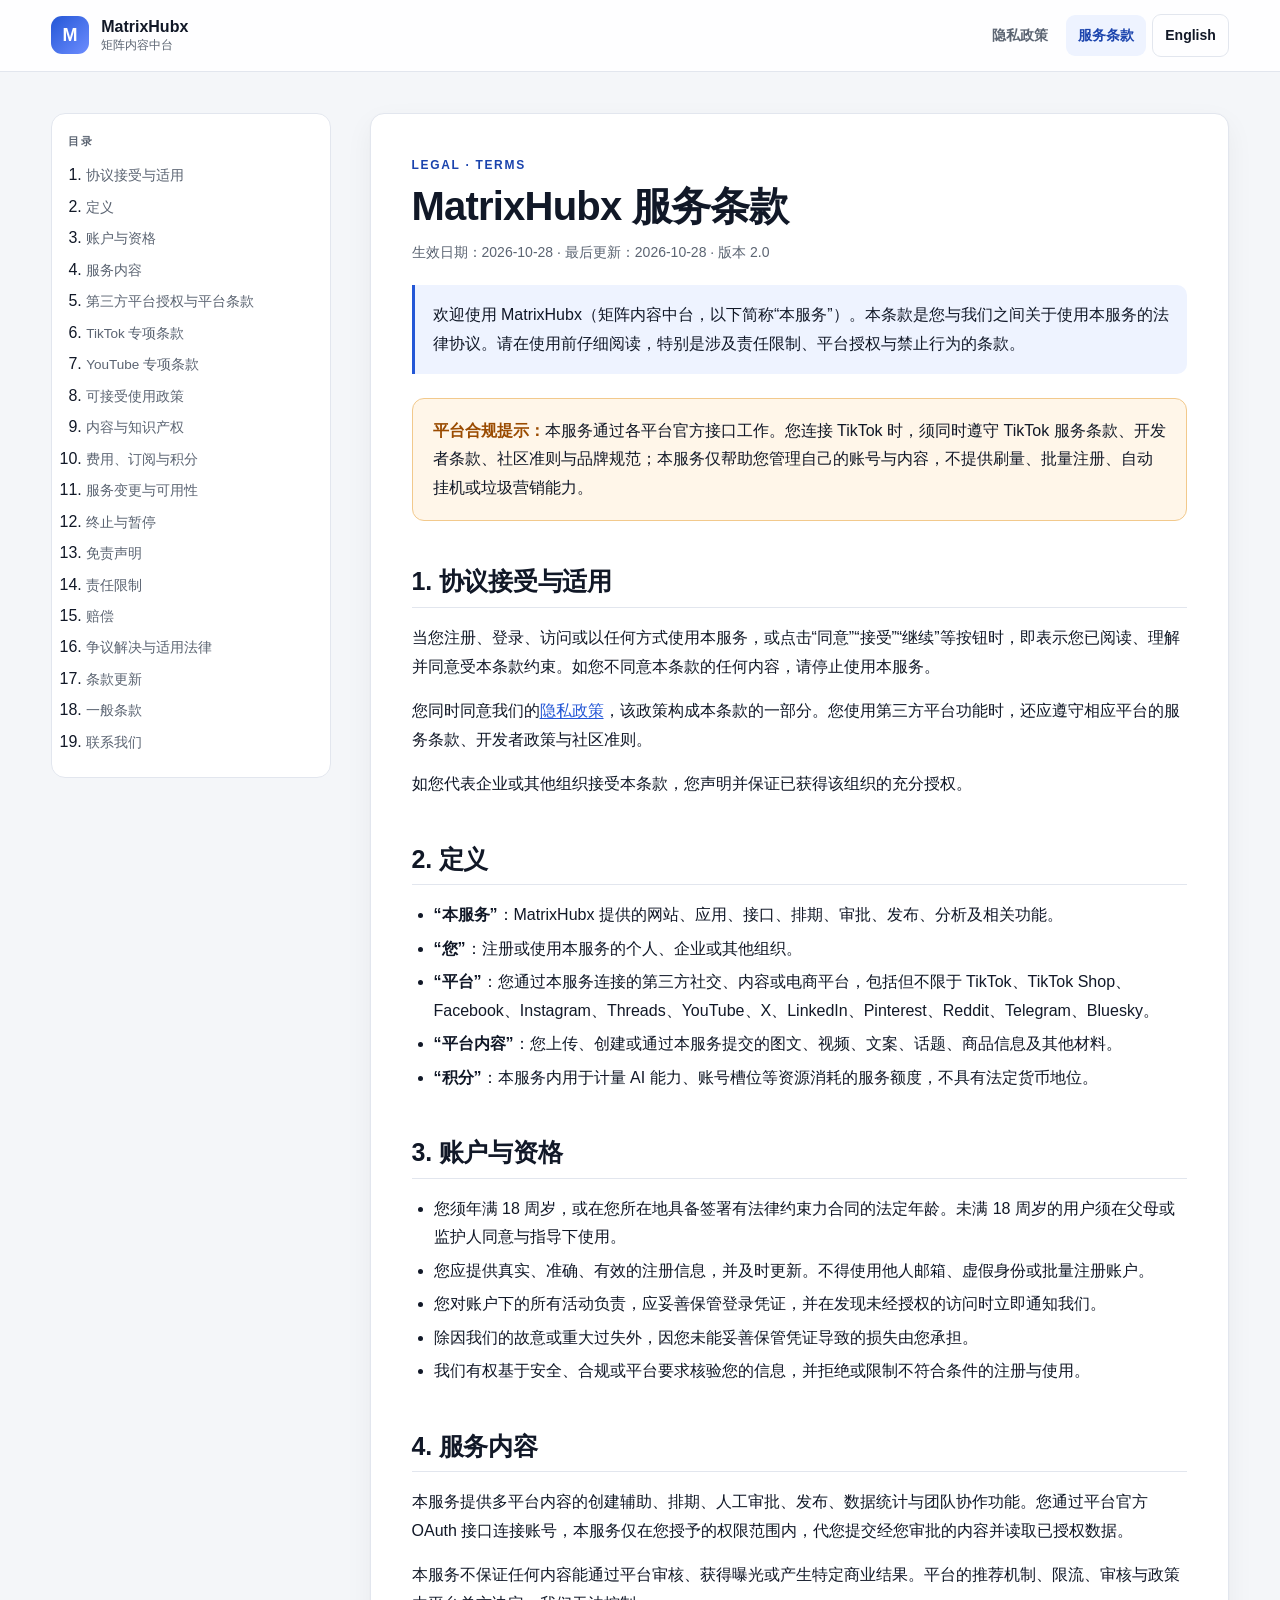
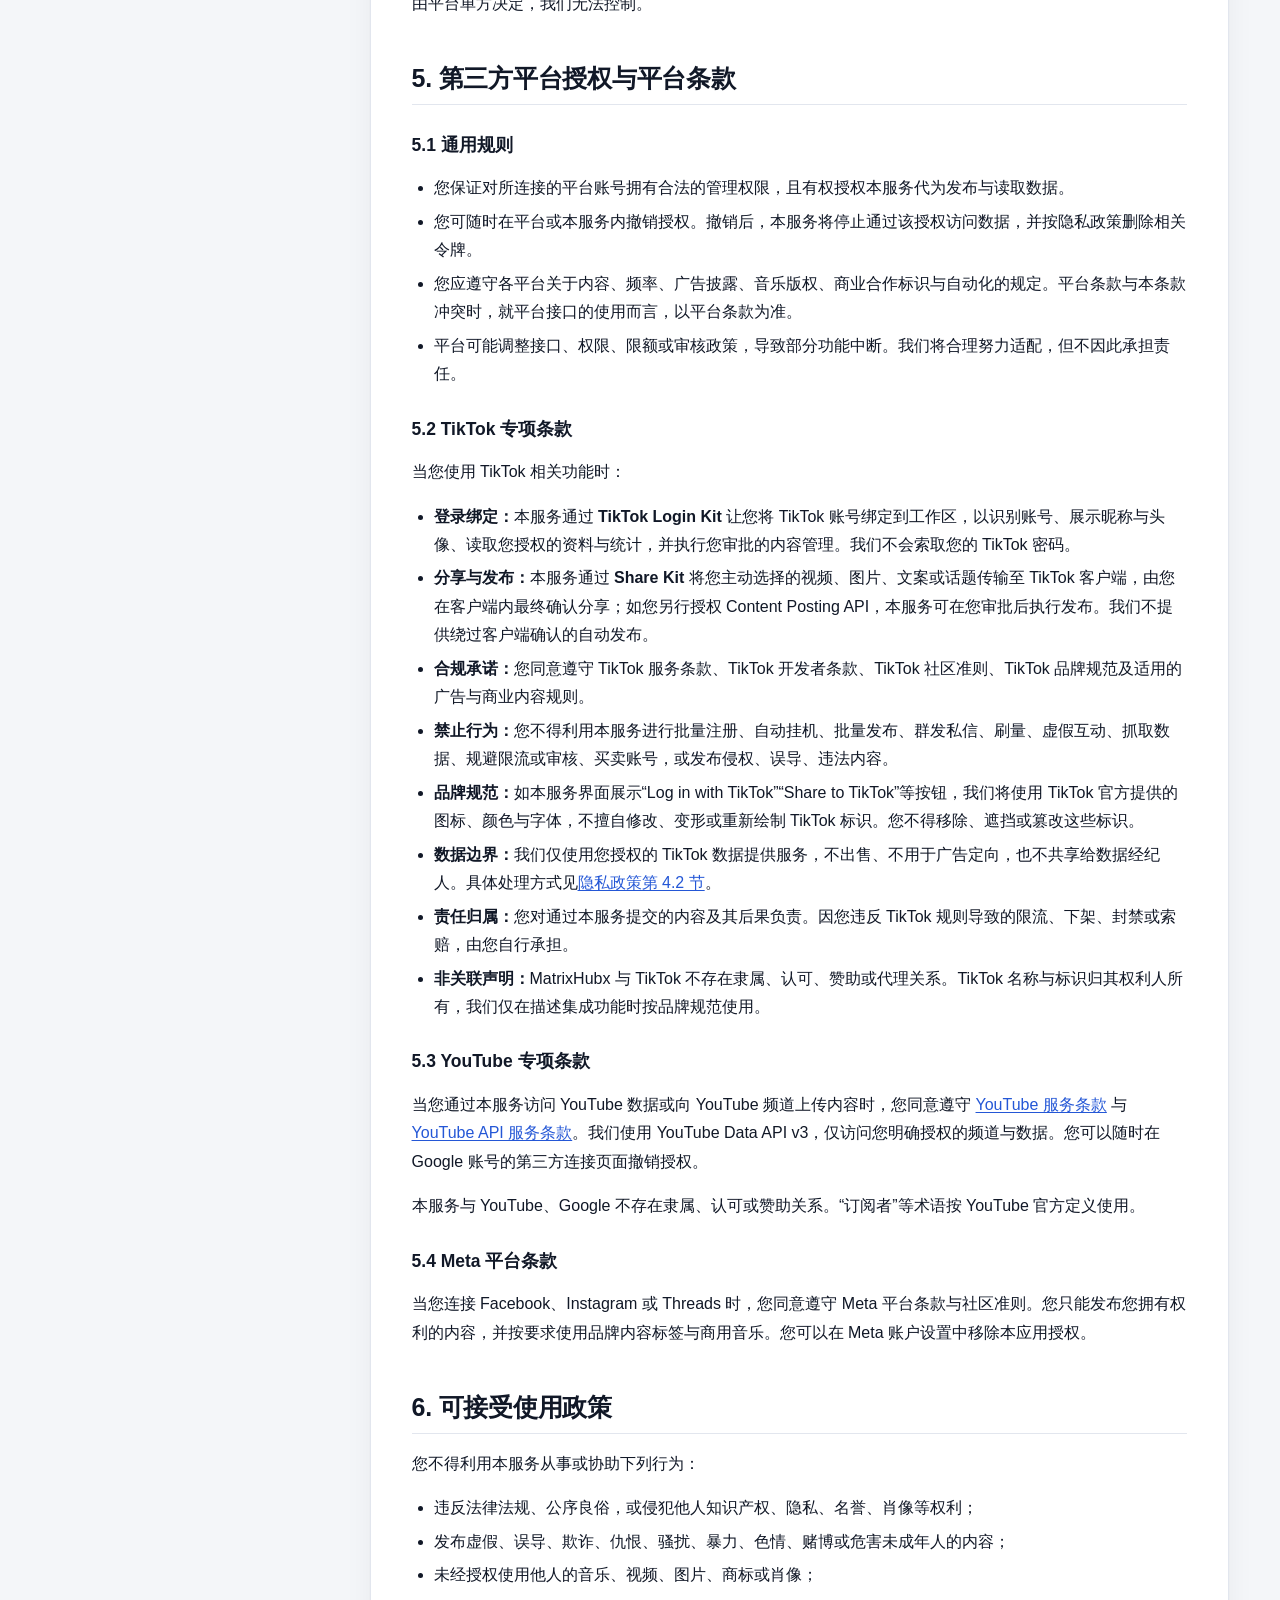
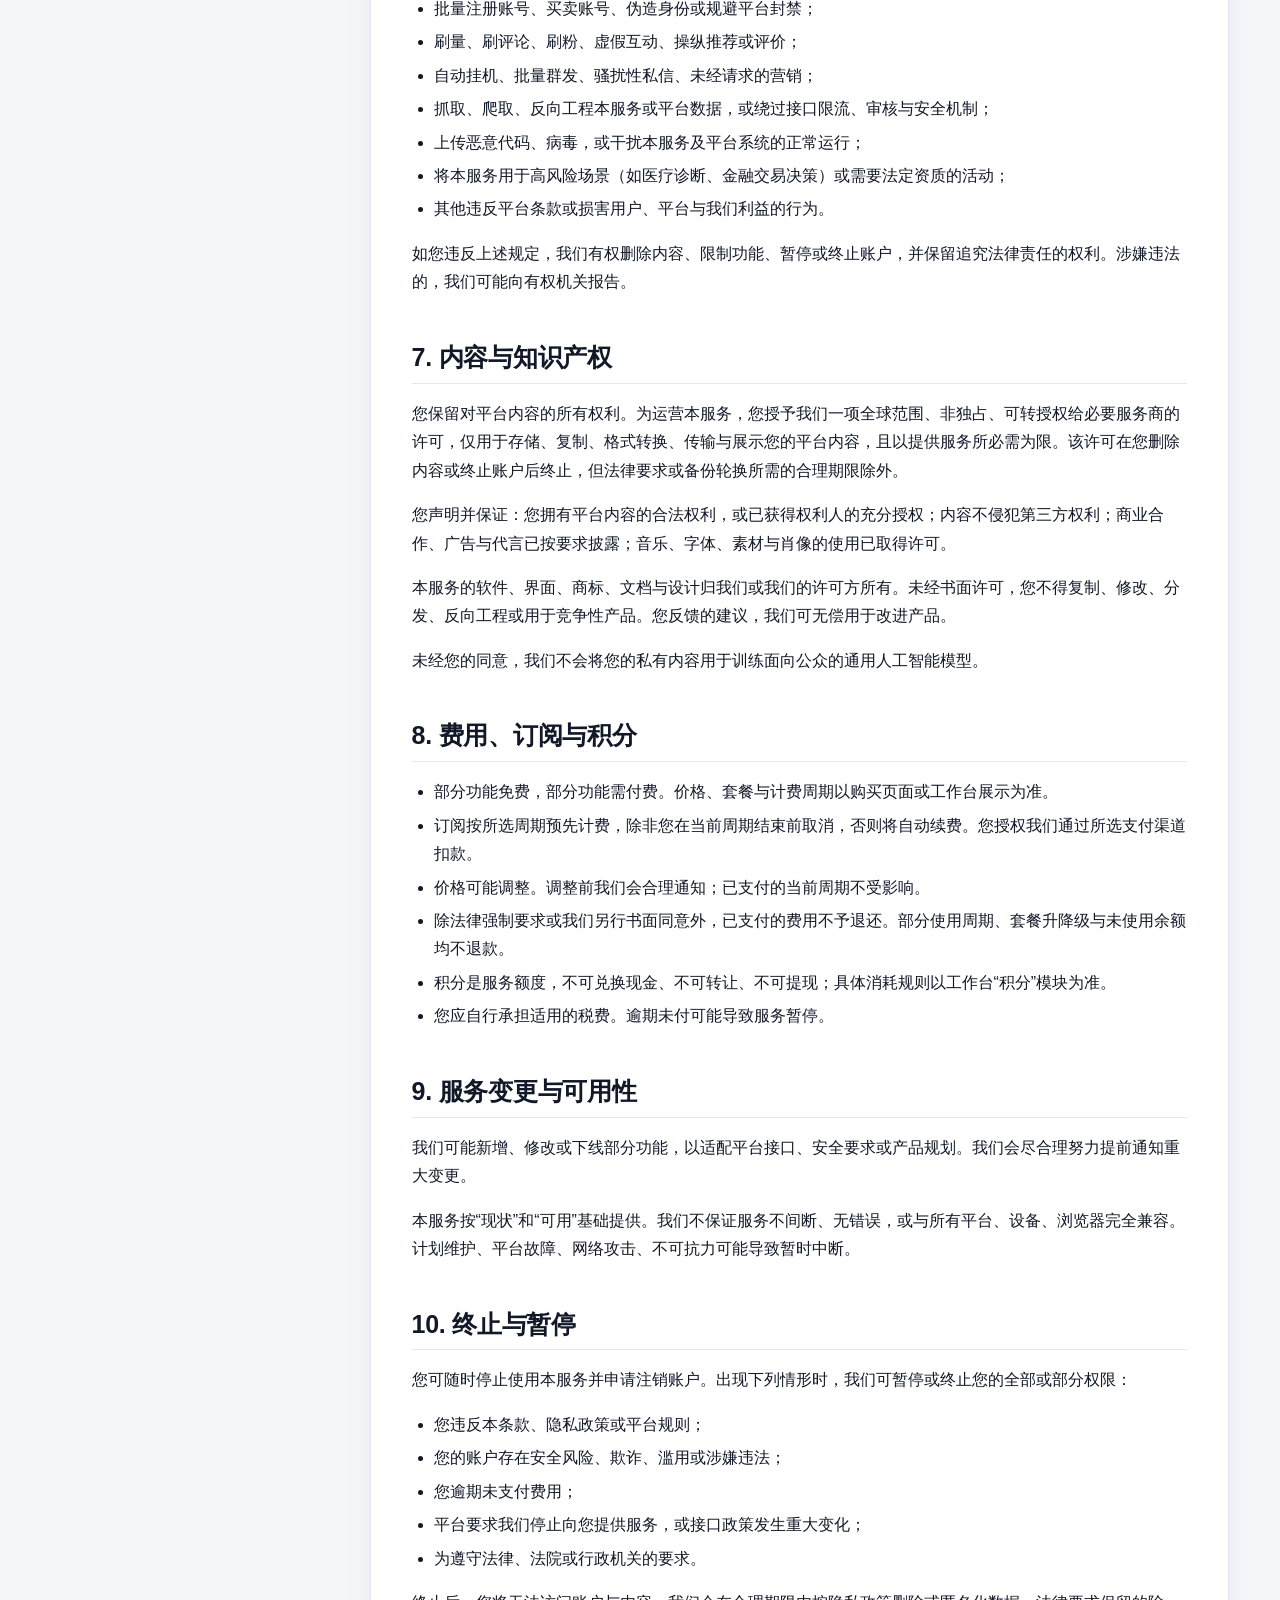
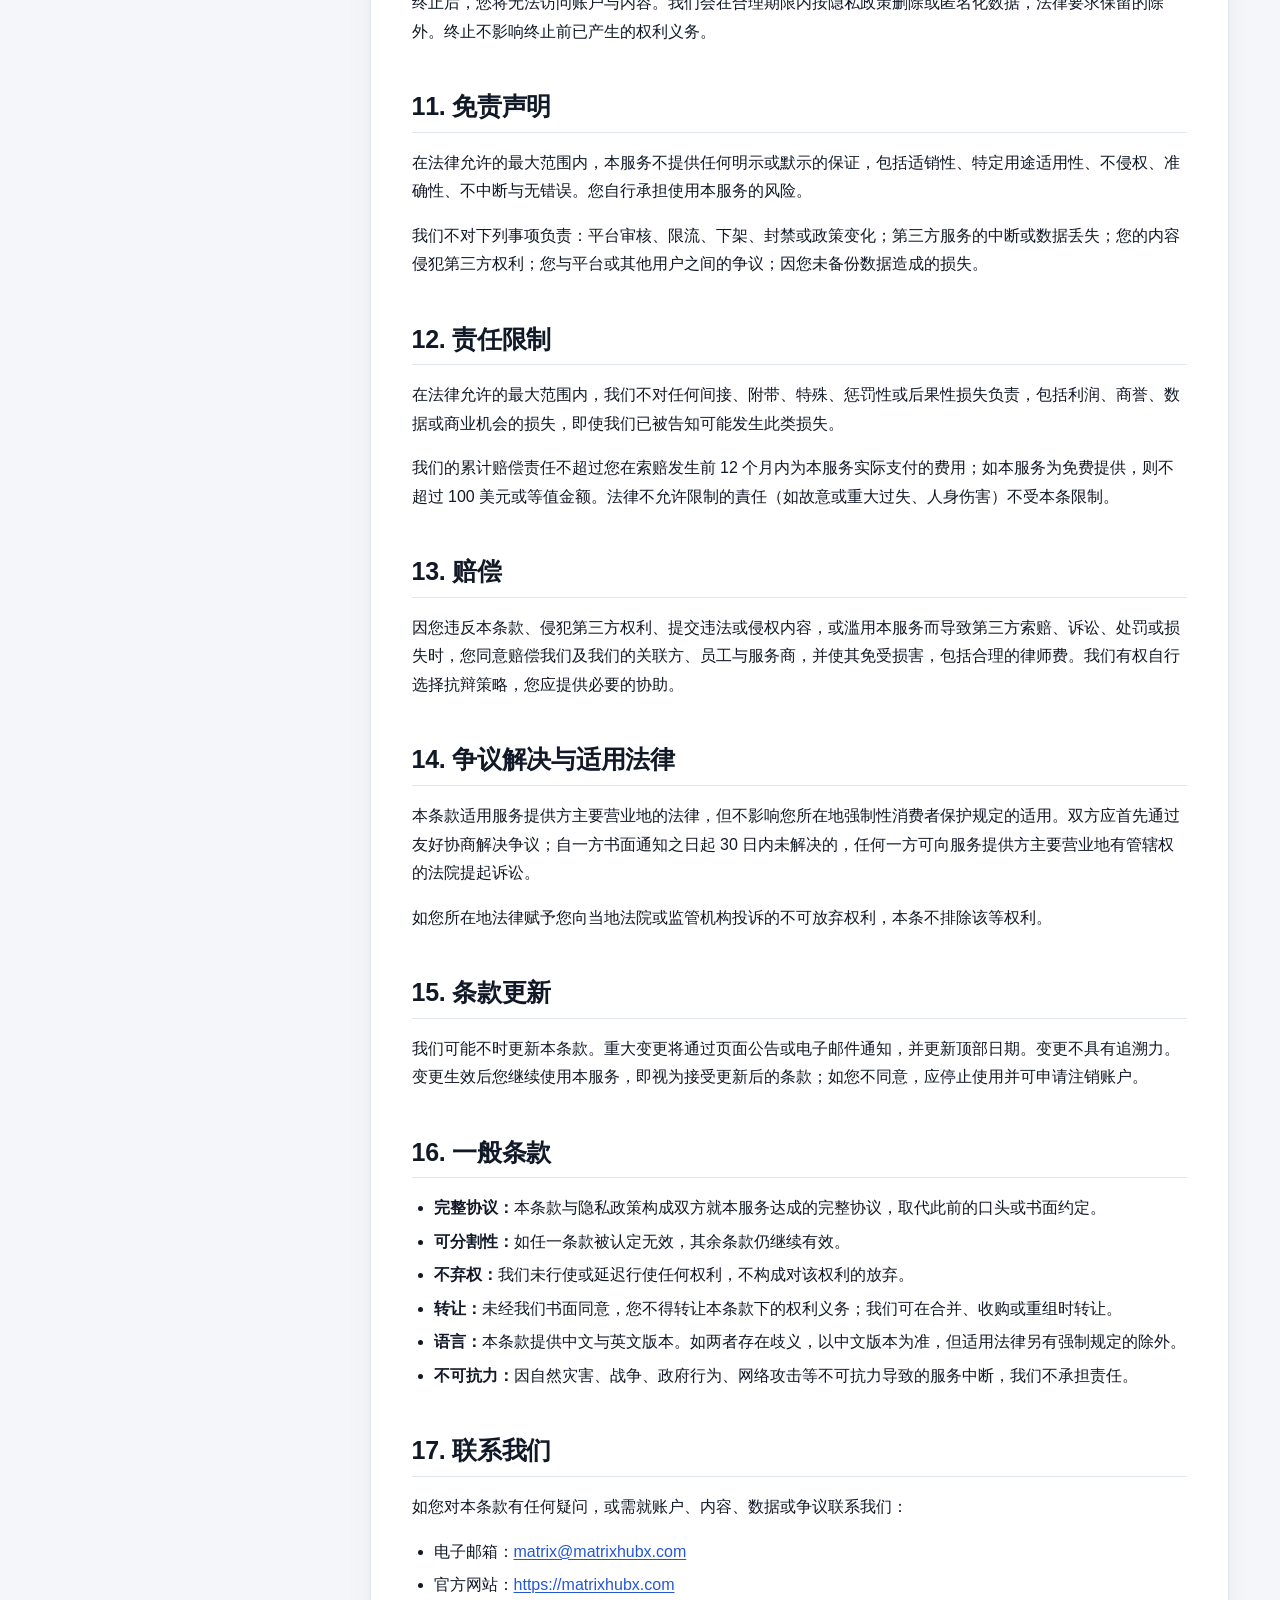
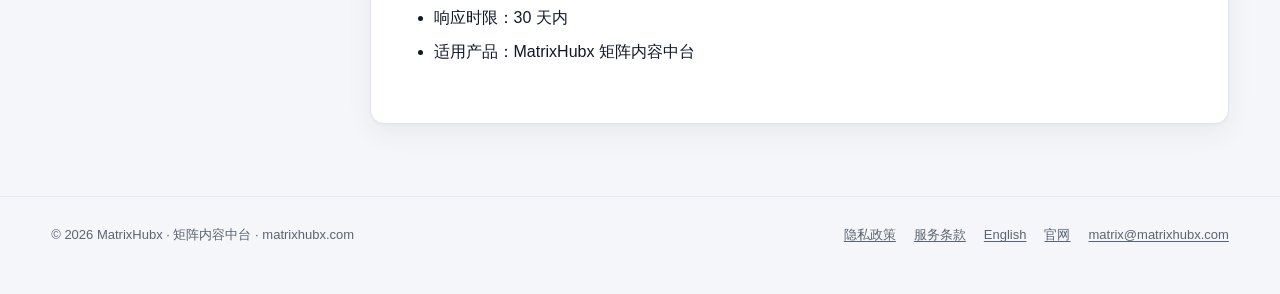
<file: terms.html>
<!DOCTYPE html>
<html lang="zh-CN">
<head>
<meta charset="utf-8">
<meta name="viewport" content="width=device-width, initial-scale=1">
<title>MatrixHubx 服务条款 / Terms of Service</title>
<meta name="description" content="MatrixHubx 服务条款：账户、第三方平台授权、可接受使用、内容与知识产权、费用、终止、责任限制，以及 TikTok Login Kit / Share Kit 的专项合规要求。">
<link rel="alternate" hreflang="zh-CN" href="https://matrixhubx.com/terms/">
<link rel="alternate" hreflang="en" href="https://matrixhubx.com/terms-en/">
<link rel="alternate" hreflang="x-default" href="https://matrixhubx.com/terms-en/">
<link rel="canonical" href="https://matrixhubx.com/terms/">
<link rel="stylesheet" href="assets/policy.css">
<script type="application/ld+json">
{"@context":"https://schema.org","@type":"Organization","name":"MatrixHubx","alternateName":"MatrixHubx 矩阵内容中台","url":"https://matrixhubx.com","email":"matrix@matrixhubx.com"}
</script>
</head>
<body>
<a class="skip" href="#main">跳到正文</a>

<header class="topbar">
  <div class="brand">
    <span class="logo" aria-hidden="true">M</span>
    <div>
      <strong>MatrixHubx</strong>
      <small>矩阵内容中台</small>
    </div>
  </div>
  <nav class="topnav" aria-label="文档导航">
    <a href="./">隐私政策</a>
    <a href="terms.html" aria-current="page">服务条款</a>
    <a class="lang" href="terms-en.html" hreflang="en" lang="en">English</a>
  </nav>
</header>

<div class="shell">
  <aside class="toc" aria-label="目录">
    <p>目录</p>
    <ol>
      <li><a href="#t1">协议接受与适用</a></li>
      <li><a href="#t2">定义</a></li>
      <li><a href="#t3">账户与资格</a></li>
      <li><a href="#t4">服务内容</a></li>
      <li><a href="#t5">第三方平台授权与平台条款</a></li>
      <li><a href="#t5-2">TikTok 专项条款</a></li>
      <li><a href="#t5-3">YouTube 专项条款</a></li>
      <li><a href="#t6">可接受使用政策</a></li>
      <li><a href="#t7">内容与知识产权</a></li>
      <li><a href="#t8">费用、订阅与积分</a></li>
      <li><a href="#t9">服务变更与可用性</a></li>
      <li><a href="#t10">终止与暂停</a></li>
      <li><a href="#t11">免责声明</a></li>
      <li><a href="#t12">责任限制</a></li>
      <li><a href="#t13">赔偿</a></li>
      <li><a href="#t14">争议解决与适用法律</a></li>
      <li><a href="#t15">条款更新</a></li>
      <li><a href="#t16">一般条款</a></li>
      <li><a href="#t17">联系我们</a></li>
    </ol>
  </aside>

  <main id="main" class="doc">
    <p class="eyebrow">Legal · Terms</p>
    <h1>MatrixHubx 服务条款</h1>
    <p class="meta">生效日期：2026-10-28 · 最后更新：2026-10-28 · 版本 2.0</p>

    <p class="lead">欢迎使用 MatrixHubx（矩阵内容中台，以下简称“本服务”）。本条款是您与我们之间关于使用本服务的法律协议。请在使用前仔细阅读，特别是涉及责任限制、平台授权与禁止行为的条款。</p>

    <div class="callout">
      <p><strong>平台合规提示：</strong>本服务通过各平台官方接口工作。您连接 TikTok 时，须同时遵守 TikTok 服务条款、开发者条款、社区准则与品牌规范；本服务仅帮助您管理自己的账号与内容，不提供刷量、批量注册、自动挂机或垃圾营销能力。</p>
    </div>

    <details class="toc-mobile">
      <summary>查看目录</summary>
      <ol>
        <li><a href="#t1">协议接受与适用</a></li>
        <li><a href="#t2">定义</a></li>
        <li><a href="#t3">账户与资格</a></li>
        <li><a href="#t4">服务内容</a></li>
        <li><a href="#t5">第三方平台授权与平台条款</a></li>
        <li><a href="#t5-2">TikTok 专项条款</a></li>
        <li><a href="#t5-3">YouTube 专项条款</a></li>
        <li><a href="#t6">可接受使用政策</a></li>
        <li><a href="#t7">内容与知识产权</a></li>
        <li><a href="#t8">费用、订阅与积分</a></li>
        <li><a href="#t9">服务变更与可用性</a></li>
        <li><a href="#t10">终止与暂停</a></li>
        <li><a href="#t11">免责声明</a></li>
        <li><a href="#t12">责任限制</a></li>
        <li><a href="#t13">赔偿</a></li>
        <li><a href="#t14">争议解决与适用法律</a></li>
        <li><a href="#t15">条款更新</a></li>
        <li><a href="#t16">一般条款</a></li>
        <li><a href="#t17">联系我们</a></li>
      </ol>
    </details>

    <h2 id="t1">1. 协议接受与适用</h2>
    <p>当您注册、登录、访问或以任何方式使用本服务，或点击“同意”“接受”“继续”等按钮时，即表示您已阅读、理解并同意受本条款约束。如您不同意本条款的任何内容，请停止使用本服务。</p>
    <p>您同时同意我们的<a href="./">隐私政策</a>，该政策构成本条款的一部分。您使用第三方平台功能时，还应遵守相应平台的服务条款、开发者政策与社区准则。</p>
    <p>如您代表企业或其他组织接受本条款，您声明并保证已获得该组织的充分授权。</p>

    <h2 id="t2">2. 定义</h2>
    <ul>
      <li><strong>“本服务”</strong>：MatrixHubx 提供的网站、应用、接口、排期、审批、发布、分析及相关功能。</li>
      <li><strong>“您”</strong>：注册或使用本服务的个人、企业或其他组织。</li>
      <li><strong>“平台”</strong>：您通过本服务连接的第三方社交、内容或电商平台，包括但不限于 TikTok、TikTok Shop、Facebook、Instagram、Threads、YouTube、X、LinkedIn、Pinterest、Reddit、Telegram、Bluesky。</li>
      <li><strong>“平台内容”</strong>：您上传、创建或通过本服务提交的图文、视频、文案、话题、商品信息及其他材料。</li>
      <li><strong>“积分”</strong>：本服务内用于计量 AI 能力、账号槽位等资源消耗的服务额度，不具有法定货币地位。</li>
    </ul>

    <h2 id="t3">3. 账户与资格</h2>
    <ul>
      <li>您须年满 18 周岁，或在您所在地具备签署有法律约束力合同的法定年龄。未满 18 周岁的用户须在父母或监护人同意与指导下使用。</li>
      <li>您应提供真实、准确、有效的注册信息，并及时更新。不得使用他人邮箱、虚假身份或批量注册账户。</li>
      <li>您对账户下的所有活动负责，应妥善保管登录凭证，并在发现未经授权的访问时立即通知我们。</li>
      <li>除因我们的故意或重大过失外，因您未能妥善保管凭证导致的损失由您承担。</li>
      <li>我们有权基于安全、合规或平台要求核验您的信息，并拒绝或限制不符合条件的注册与使用。</li>
    </ul>

    <h2 id="t4">4. 服务内容</h2>
    <p>本服务提供多平台内容的创建辅助、排期、人工审批、发布、数据统计与团队协作功能。您通过平台官方 OAuth 接口连接账号，本服务仅在您授予的权限范围内，代您提交经您审批的内容并读取已授权数据。</p>
    <p>本服务不保证任何内容能通过平台审核、获得曝光或产生特定商业结果。平台的推荐机制、限流、审核与政策由平台单方决定，我们无法控制。</p>

    <h2 id="t5">5. 第三方平台授权与平台条款</h2>
    <h3 id="t5-1">5.1 通用规则</h3>
    <ul>
      <li>您保证对所连接的平台账号拥有合法的管理权限，且有权授权本服务代为发布与读取数据。</li>
      <li>您可随时在平台或本服务内撤销授权。撤销后，本服务将停止通过该授权访问数据，并按隐私政策删除相关令牌。</li>
      <li>您应遵守各平台关于内容、频率、广告披露、音乐版权、商业合作标识与自动化的规定。平台条款与本条款冲突时，就平台接口的使用而言，以平台条款为准。</li>
      <li>平台可能调整接口、权限、限额或审核政策，导致部分功能中断。我们将合理努力适配，但不因此承担责任。</li>
    </ul>

    <h3 id="t5-2">5.2 TikTok 专项条款</h3>
    <p>当您使用 TikTok 相关功能时：</p>
    <ul>
      <li><strong>登录绑定：</strong>本服务通过 <strong>TikTok Login Kit</strong> 让您将 TikTok 账号绑定到工作区，以识别账号、展示昵称与头像、读取您授权的资料与统计，并执行您审批的内容管理。我们不会索取您的 TikTok 密码。</li>
      <li><strong>分享与发布：</strong>本服务通过 <strong>Share Kit</strong> 将您主动选择的视频、图片、文案或话题传输至 TikTok 客户端，由您在客户端内最终确认分享；如您另行授权 Content Posting API，本服务可在您审批后执行发布。我们不提供绕过客户端确认的自动发布。</li>
      <li><strong>合规承诺：</strong>您同意遵守 TikTok 服务条款、TikTok 开发者条款、TikTok 社区准则、TikTok 品牌规范及适用的广告与商业内容规则。</li>
      <li><strong>禁止行为：</strong>您不得利用本服务进行批量注册、自动挂机、批量发布、群发私信、刷量、虚假互动、抓取数据、规避限流或审核、买卖账号，或发布侵权、误导、违法内容。</li>
      <li><strong>品牌规范：</strong>如本服务界面展示“Log in with TikTok”“Share to TikTok”等按钮，我们将使用 TikTok 官方提供的图标、颜色与字体，不擅自修改、变形或重新绘制 TikTok 标识。您不得移除、遮挡或篡改这些标识。</li>
      <li><strong>数据边界：</strong>我们仅使用您授权的 TikTok 数据提供服务，不出售、不用于广告定向，也不共享给数据经纪人。具体处理方式见<a href="./#s4-2">隐私政策第 4.2 节</a>。</li>
      <li><strong>责任归属：</strong>您对通过本服务提交的内容及其后果负责。因您违反 TikTok 规则导致的限流、下架、封禁或索赔，由您自行承担。</li>
      <li><strong>非关联声明：</strong>MatrixHubx 与 TikTok 不存在隶属、认可、赞助或代理关系。TikTok 名称与标识归其权利人所有，我们仅在描述集成功能时按品牌规范使用。</li>
    </ul>

    <h3 id="t5-3">5.3 YouTube 专项条款</h3>
    <p>当您通过本服务访问 YouTube 数据或向 YouTube 频道上传内容时，您同意遵守 <a href="https://www.youtube.com/t/terms" rel="noopener" target="_blank">YouTube 服务条款</a> 与 <a href="https://developers.google.com/youtube/terms/api-services-terms-of-service" rel="noopener" target="_blank">YouTube API 服务条款</a>。我们使用 YouTube Data API v3，仅访问您明确授权的频道与数据。您可以随时在 Google 账号的第三方连接页面撤销授权。</p>
    <p>本服务与 YouTube、Google 不存在隶属、认可或赞助关系。“订阅者”等术语按 YouTube 官方定义使用。</p>

    <h3 id="t5-4">5.4 Meta 平台条款</h3>
    <p>当您连接 Facebook、Instagram 或 Threads 时，您同意遵守 Meta 平台条款与社区准则。您只能发布您拥有权利的内容，并按要求使用品牌内容标签与商用音乐。您可以在 Meta 账户设置中移除本应用授权。</p>

    <h2 id="t6">6. 可接受使用政策</h2>
    <p>您不得利用本服务从事或协助下列行为：</p>
    <ul>
      <li>违反法律法规、公序良俗，或侵犯他人知识产权、隐私、名誉、肖像等权利；</li>
      <li>发布虚假、误导、欺诈、仇恨、骚扰、暴力、色情、赌博或危害未成年人的内容；</li>
      <li>未经授权使用他人的音乐、视频、图片、商标或肖像；</li>
      <li>批量注册账号、买卖账号、伪造身份或规避平台封禁；</li>
      <li>刷量、刷评论、刷粉、虚假互动、操纵推荐或评价；</li>
      <li>自动挂机、批量群发、骚扰性私信、未经请求的营销；</li>
      <li>抓取、爬取、反向工程本服务或平台数据，或绕过接口限流、审核与安全机制；</li>
      <li>上传恶意代码、病毒，或干扰本服务及平台系统的正常运行；</li>
      <li>将本服务用于高风险场景（如医疗诊断、金融交易决策）或需要法定资质的活动；</li>
      <li>其他违反平台条款或损害用户、平台与我们利益的行为。</li>
    </ul>
    <p>如您违反上述规定，我们有权删除内容、限制功能、暂停或终止账户，并保留追究法律责任的权利。涉嫌违法的，我们可能向有权机关报告。</p>

    <h2 id="t7">7. 内容与知识产权</h2>
    <p>您保留对平台内容的所有权利。为运营本服务，您授予我们一项全球范围、非独占、可转授权给必要服务商的许可，仅用于存储、复制、格式转换、传输与展示您的平台内容，且以提供服务所必需为限。该许可在您删除内容或终止账户后终止，但法律要求或备份轮换所需的合理期限除外。</p>
    <p>您声明并保证：您拥有平台内容的合法权利，或已获得权利人的充分授权；内容不侵犯第三方权利；商业合作、广告与代言已按要求披露；音乐、字体、素材与肖像的使用已取得许可。</p>
    <p>本服务的软件、界面、商标、文档与设计归我们或我们的许可方所有。未经书面许可，您不得复制、修改、分发、反向工程或用于竞争性产品。您反馈的建议，我们可无偿用于改进产品。</p>
    <p>未经您的同意，我们不会将您的私有内容用于训练面向公众的通用人工智能模型。</p>

    <h2 id="t8">8. 费用、订阅与积分</h2>
    <ul>
      <li>部分功能免费，部分功能需付费。价格、套餐与计费周期以购买页面或工作台展示为准。</li>
      <li>订阅按所选周期预先计费，除非您在当前周期结束前取消，否则将自动续费。您授权我们通过所选支付渠道扣款。</li>
      <li>价格可能调整。调整前我们会合理通知；已支付的当前周期不受影响。</li>
      <li>除法律强制要求或我们另行书面同意外，已支付的费用不予退还。部分使用周期、套餐升降级与未使用余额均不退款。</li>
      <li>积分是服务额度，不可兑换现金、不可转让、不可提现；具体消耗规则以工作台“积分”模块为准。</li>
      <li>您应自行承担适用的税费。逾期未付可能导致服务暂停。</li>
    </ul>

    <h2 id="t9">9. 服务变更与可用性</h2>
    <p>我们可能新增、修改或下线部分功能，以适配平台接口、安全要求或产品规划。我们会尽合理努力提前通知重大变更。</p>
    <p>本服务按“现状”和“可用”基础提供。我们不保证服务不间断、无错误，或与所有平台、设备、浏览器完全兼容。计划维护、平台故障、网络攻击、不可抗力可能导致暂时中断。</p>

    <h2 id="t10">10. 终止与暂停</h2>
    <p>您可随时停止使用本服务并申请注销账户。出现下列情形时，我们可暂停或终止您的全部或部分权限：</p>
    <ul>
      <li>您违反本条款、隐私政策或平台规则；</li>
      <li>您的账户存在安全风险、欺诈、滥用或涉嫌违法；</li>
      <li>您逾期未支付费用；</li>
      <li>平台要求我们停止向您提供服务，或接口政策发生重大变化；</li>
      <li>为遵守法律、法院或行政机关的要求。</li>
    </ul>
    <p>终止后，您将无法访问账户与内容。我们会在合理期限内按隐私政策删除或匿名化数据，法律要求保留的除外。终止不影响终止前已产生的权利义务。</p>

    <h2 id="t11">11. 免责声明</h2>
    <p>在法律允许的最大范围内，本服务不提供任何明示或默示的保证，包括适销性、特定用途适用性、不侵权、准确性、不中断与无错误。您自行承担使用本服务的风险。</p>
    <p>我们不对下列事项负责：平台审核、限流、下架、封禁或政策变化；第三方服务的中断或数据丢失；您的内容侵犯第三方权利；您与平台或其他用户之间的争议；因您未备份数据造成的损失。</p>

    <h2 id="t12">12. 责任限制</h2>
    <p>在法律允许的最大范围内，我们不对任何间接、附带、特殊、惩罚性或后果性损失负责，包括利润、商誉、数据或商业机会的损失，即使我们已被告知可能发生此类损失。</p>
    <p>我们的累计赔偿责任不超过您在索赔发生前 12 个月内为本服务实际支付的费用；如本服务为免费提供，则不超过 100 美元或等值金额。法律不允许限制的責任（如故意或重大过失、人身伤害）不受本条限制。</p>

    <h2 id="t13">13. 赔偿</h2>
    <p>因您违反本条款、侵犯第三方权利、提交违法或侵权内容，或滥用本服务而导致第三方索赔、诉讼、处罚或损失时，您同意赔偿我们及我们的关联方、员工与服务商，并使其免受损害，包括合理的律师费。我们有权自行选择抗辩策略，您应提供必要的协助。</p>

    <h2 id="t14">14. 争议解决与适用法律</h2>
    <p>本条款适用服务提供方主要营业地的法律，但不影响您所在地强制性消费者保护规定的适用。双方应首先通过友好协商解决争议；自一方书面通知之日起 30 日内未解决的，任何一方可向服务提供方主要营业地有管辖权的法院提起诉讼。</p>
    <p>如您所在地法律赋予您向当地法院或监管机构投诉的不可放弃权利，本条不排除该等权利。</p>

    <h2 id="t15">15. 条款更新</h2>
    <p>我们可能不时更新本条款。重大变更将通过页面公告或电子邮件通知，并更新顶部日期。变更不具有追溯力。变更生效后您继续使用本服务，即视为接受更新后的条款；如您不同意，应停止使用并可申请注销账户。</p>

    <h2 id="t16">16. 一般条款</h2>
    <ul>
      <li><strong>完整协议：</strong>本条款与隐私政策构成双方就本服务达成的完整协议，取代此前的口头或书面约定。</li>
      <li><strong>可分割性：</strong>如任一条款被认定无效，其余条款仍继续有效。</li>
      <li><strong>不弃权：</strong>我们未行使或延迟行使任何权利，不构成对该权利的放弃。</li>
      <li><strong>转让：</strong>未经我们书面同意，您不得转让本条款下的权利义务；我们可在合并、收购或重组时转让。</li>
      <li><strong>语言：</strong>本条款提供中文与英文版本。如两者存在歧义，以中文版本为准，但适用法律另有强制规定的除外。</li>
      <li><strong>不可抗力：</strong>因自然灾害、战争、政府行为、网络攻击等不可抗力导致的服务中断，我们不承担责任。</li>
    </ul>

    <h2 id="t17">17. 联系我们</h2>
    <p>如您对本条款有任何疑问，或需就账户、内容、数据或争议联系我们：</p>
    <ul>
      <li>电子邮箱：<a href="mailto:matrix@matrixhubx.com">matrix@matrixhubx.com</a></li>
      <li>官方网站：<a href="https://matrixhubx.com" rel="noopener">https://matrixhubx.com</a></li>
      <li>响应时限：30 天内</li>
      <li>适用产品：MatrixHubx 矩阵内容中台</li>
    </ul>
  </main>
</div>

<footer>
  <span>© 2026 MatrixHubx · 矩阵内容中台 · matrixhubx.com</span>
  <nav aria-label="页脚导航">
    <a href="./">隐私政策</a>
    <a href="terms.html">服务条款</a>
    <a href="terms-en.html" hreflang="en" lang="en">English</a>
    <a href="https://matrixhubx.com" rel="noopener">官网</a>
    <a href="mailto:matrix@matrixhubx.com">matrix@matrixhubx.com</a>
  </nav>
</footer>
<script src="assets/policy.js"></script>
</body>
</html>
</file>
<file: assets/policy.css>
:root {
  --bg: #f4f6f9;
  --panel: #ffffff;
  --ink: #111827;
  --muted: #5b6472;
  --line: #e2e6ee;
  --accent: #2457d6;
  --accent-ink: #1a43ad;
  --accent-soft: #eef3ff;
  --warn: #9a4b00;
  --warn-bg: #fff6e9;
  --warn-line: #f2c98c;
  --code-bg: #f1f3f7;
  --radius: 14px;
  --shadow: 0 1px 2px rgba(16, 24, 40, .04), 0 10px 28px rgba(16, 24, 40, .05);
}

@media (prefers-color-scheme: dark) {
  :root {
    --bg: #0d1117;
    --panel: #141a22;
    --ink: #e7ecf3;
    --muted: #9aa6b6;
    --line: #26303d;
    --accent: #7aa2ff;
    --accent-ink: #9dbaff;
    --accent-soft: #17233c;
    --warn: #ffc078;
    --warn-bg: #2a1f10;
    --warn-line: #5c431f;
    --code-bg: #1b2330;
    --shadow: 0 1px 2px rgba(0, 0, 0, .3), 0 10px 28px rgba(0, 0, 0, .25);
  }
}

* { box-sizing: border-box; }

html { scroll-behavior: smooth; }

body {
  margin: 0;
  background: var(--bg);
  color: var(--ink);
  font: 16px/1.78 -apple-system, "Segoe UI", "PingFang SC", "Microsoft YaHei", "Noto Sans SC", sans-serif;
  -webkit-font-smoothing: antialiased;
  text-rendering: optimizeLegibility;
}

a { color: var(--accent); text-decoration-thickness: 1px; text-underline-offset: 2px; }
a:hover { color: var(--accent-ink); }

.skip {
  position: absolute;
  left: 12px;
  top: -60px;
  z-index: 50;
  background: var(--panel);
  border: 1px solid var(--line);
  border-radius: 8px;
  padding: 10px 14px;
}
.skip:focus { top: 12px; }

.topbar {
  position: sticky;
  top: 0;
  z-index: 20;
  display: flex;
  flex-wrap: wrap;
  align-items: center;
  justify-content: space-between;
  gap: 14px 24px;
  padding: 14px clamp(16px, 4vw, 64px);
  background: color-mix(in srgb, var(--panel) 88%, transparent);
  border-bottom: 1px solid var(--line);
  backdrop-filter: blur(10px);
}

.brand { display: flex; align-items: center; gap: 12px; min-width: 0; }

.logo {
  display: grid;
  place-items: center;
  width: 38px;
  height: 38px;
  border-radius: 11px;
  background: linear-gradient(135deg, #2457d6, #6d8dff);
  color: #fff;
  font-weight: 700;
  font-size: 18px;
  letter-spacing: .02em;
  flex: none;
}

.brand strong { display: block; font-size: 16px; line-height: 1.25; }
.brand small { display: block; color: var(--muted); font-size: 12px; line-height: 1.4; }

.topnav { display: flex; flex-wrap: wrap; align-items: center; gap: 6px; }

.topnav a {
  display: inline-flex;
  align-items: center;
  padding: 8px 12px;
  border-radius: 9px;
  color: var(--muted);
  text-decoration: none;
  font-size: 14px;
  font-weight: 600;
  white-space: nowrap;
}
.topnav a:hover { background: var(--accent-soft); color: var(--accent-ink); }
.topnav a[aria-current="page"] { background: var(--accent-soft); color: var(--accent-ink); }
.topnav a.lang { border: 1px solid var(--line); color: var(--ink); }

.shell {
  display: grid;
  grid-template-columns: minmax(220px, 280px) minmax(0, 1fr);
  gap: clamp(20px, 3vw, 56px);
  align-items: start;
  width: 100%;
  padding: clamp(18px, 3.2vw, 44px) clamp(16px, 4vw, 64px) 72px;
}

.toc {
  position: sticky;
  top: 84px;
  padding: 18px 16px;
  border: 1px solid var(--line);
  border-radius: var(--radius);
  background: var(--panel);
  max-height: calc(100vh - 108px);
  overflow: auto;
}

.toc p {
  margin: 0 0 10px;
  color: var(--muted);
  font-size: 11px;
  font-weight: 700;
  letter-spacing: .12em;
  text-transform: uppercase;
}

.toc ol { margin: 0; padding-left: 18px; }
.toc li { margin: 3px 0; }
.toc a {
  color: var(--muted);
  text-decoration: none;
  font-size: 13.5px;
  line-height: 1.5;
  display: inline-block;
  padding: 2px 0;
}
.toc a:hover { color: var(--accent-ink); }

.doc {
  min-width: 0;
  background: var(--panel);
  border: 1px solid var(--line);
  border-radius: var(--radius);
  box-shadow: var(--shadow);
  padding: clamp(20px, 3.2vw, 52px);
}

.doc p,
.doc li { max-width: 92ch; }

.eyebrow {
  margin: 0 0 6px;
  color: var(--accent-ink);
  font-size: 12px;
  font-weight: 700;
  letter-spacing: .14em;
  text-transform: uppercase;
}

h1 {
  margin: 0 0 10px;
  font-size: clamp(26px, 3.4vw, 40px);
  line-height: 1.2;
  letter-spacing: -.02em;
}

h2 {
  margin: 44px 0 14px;
  padding-bottom: 8px;
  border-bottom: 1px solid var(--line);
  font-size: clamp(20px, 2.2vw, 25px);
  line-height: 1.35;
  letter-spacing: -.01em;
  scroll-margin-top: 90px;
}

h3 {
  margin: 28px 0 8px;
  font-size: 17.5px;
  line-height: 1.45;
  scroll-margin-top: 90px;
}

.meta { margin: 0 0 4px; color: var(--muted); font-size: 14px; }

.lead {
  margin: 20px 0 0;
  padding: 16px 18px;
  border-left: 3px solid var(--accent);
  background: var(--accent-soft);
  border-radius: 0 10px 10px 0;
  max-width: 92ch;
}

.callout {
  margin: 24px 0 8px;
  padding: 18px 20px;
  border: 1px solid var(--warn-line);
  border-radius: 12px;
  background: var(--warn-bg);
  max-width: 96ch;
}
.callout strong { color: var(--warn); }
.callout p:first-child { margin-top: 0; }
.callout p:last-child { margin-bottom: 0; }

ul, ol { padding-left: 22px; }
li { margin: 5px 0; }

code {
  padding: 1px 5px;
  border-radius: 5px;
  background: var(--code-bg);
  font: .9em/1.6 ui-monospace, Consolas, "SFMono-Regular", monospace;
}

.table-wrap {
  width: 100%;
  overflow-x: auto;
  margin: 16px 0;
  border: 1px solid var(--line);
  border-radius: 10px;
}

table {
  width: 100%;
  border-collapse: collapse;
  min-width: 600px;
  font-size: 14.5px;
}

td code { overflow-wrap: anywhere; }

th, td {
  padding: 10px 14px;
  text-align: left;
  vertical-align: top;
  border-bottom: 1px solid var(--line);
}
tbody tr:last-child td { border-bottom: 0; }
th { background: var(--code-bg); font-weight: 650; white-space: nowrap; }

hr { border: 0; border-top: 1px solid var(--line); margin: 40px 0; }

footer {
  padding: 26px clamp(16px, 4vw, 64px) 48px;
  color: var(--muted);
  font-size: 13px;
  display: flex;
  flex-wrap: wrap;
  gap: 10px 22px;
  justify-content: space-between;
  border-top: 1px solid var(--line);
}
footer nav { display: flex; flex-wrap: wrap; gap: 8px 18px; }
footer a { color: var(--muted); }

.toc-mobile { display: none; }

@media (max-width: 960px) {
  .shell { grid-template-columns: 1fr; }
  .toc { display: none; }
  .toc-mobile {
    display: block;
    margin: 20px 0 4px;
    border: 1px solid var(--line);
    border-radius: 10px;
    background: var(--bg);
    padding: 10px 14px;
  }
  .toc-mobile summary { cursor: pointer; font-weight: 650; }
  .toc-mobile ol { margin: 8px 0 0; }
  .doc p, .doc li { max-width: none; }
  .topbar { position: static; }
}

@media (max-width: 720px) {
  .table-wrap { border: 0; overflow: visible; }
  table, tbody, tr, td { display: block; width: 100%; min-width: 0; }
  thead { display: none; }
  tbody tr {
    margin: 0 0 12px;
    padding: 6px 0;
    border: 1px solid var(--line);
    border-radius: 10px;
    background: var(--bg);
  }
  tbody tr:last-child { margin-bottom: 0; }
  td {
    display: grid;
    grid-template-columns: minmax(84px, 32%) minmax(0, 1fr);
    gap: 12px;
    padding: 7px 14px;
    border: 0;
    font-size: 14px;
  }
  td::before {
    content: attr(data-label);
    color: var(--muted);
    font-weight: 650;
    font-size: 13px;
    line-height: 1.6;
  }
  td:empty { display: none; }
}

@media print {
  .topbar, .toc, .toc-mobile, footer { display: none; }
  body { background: #fff; }
  .shell { display: block; padding: 0; }
  .doc { border: 0; box-shadow: none; padding: 0; }
  h2 { break-after: avoid; }
  a { color: inherit; text-decoration: none; }
}
</file>
